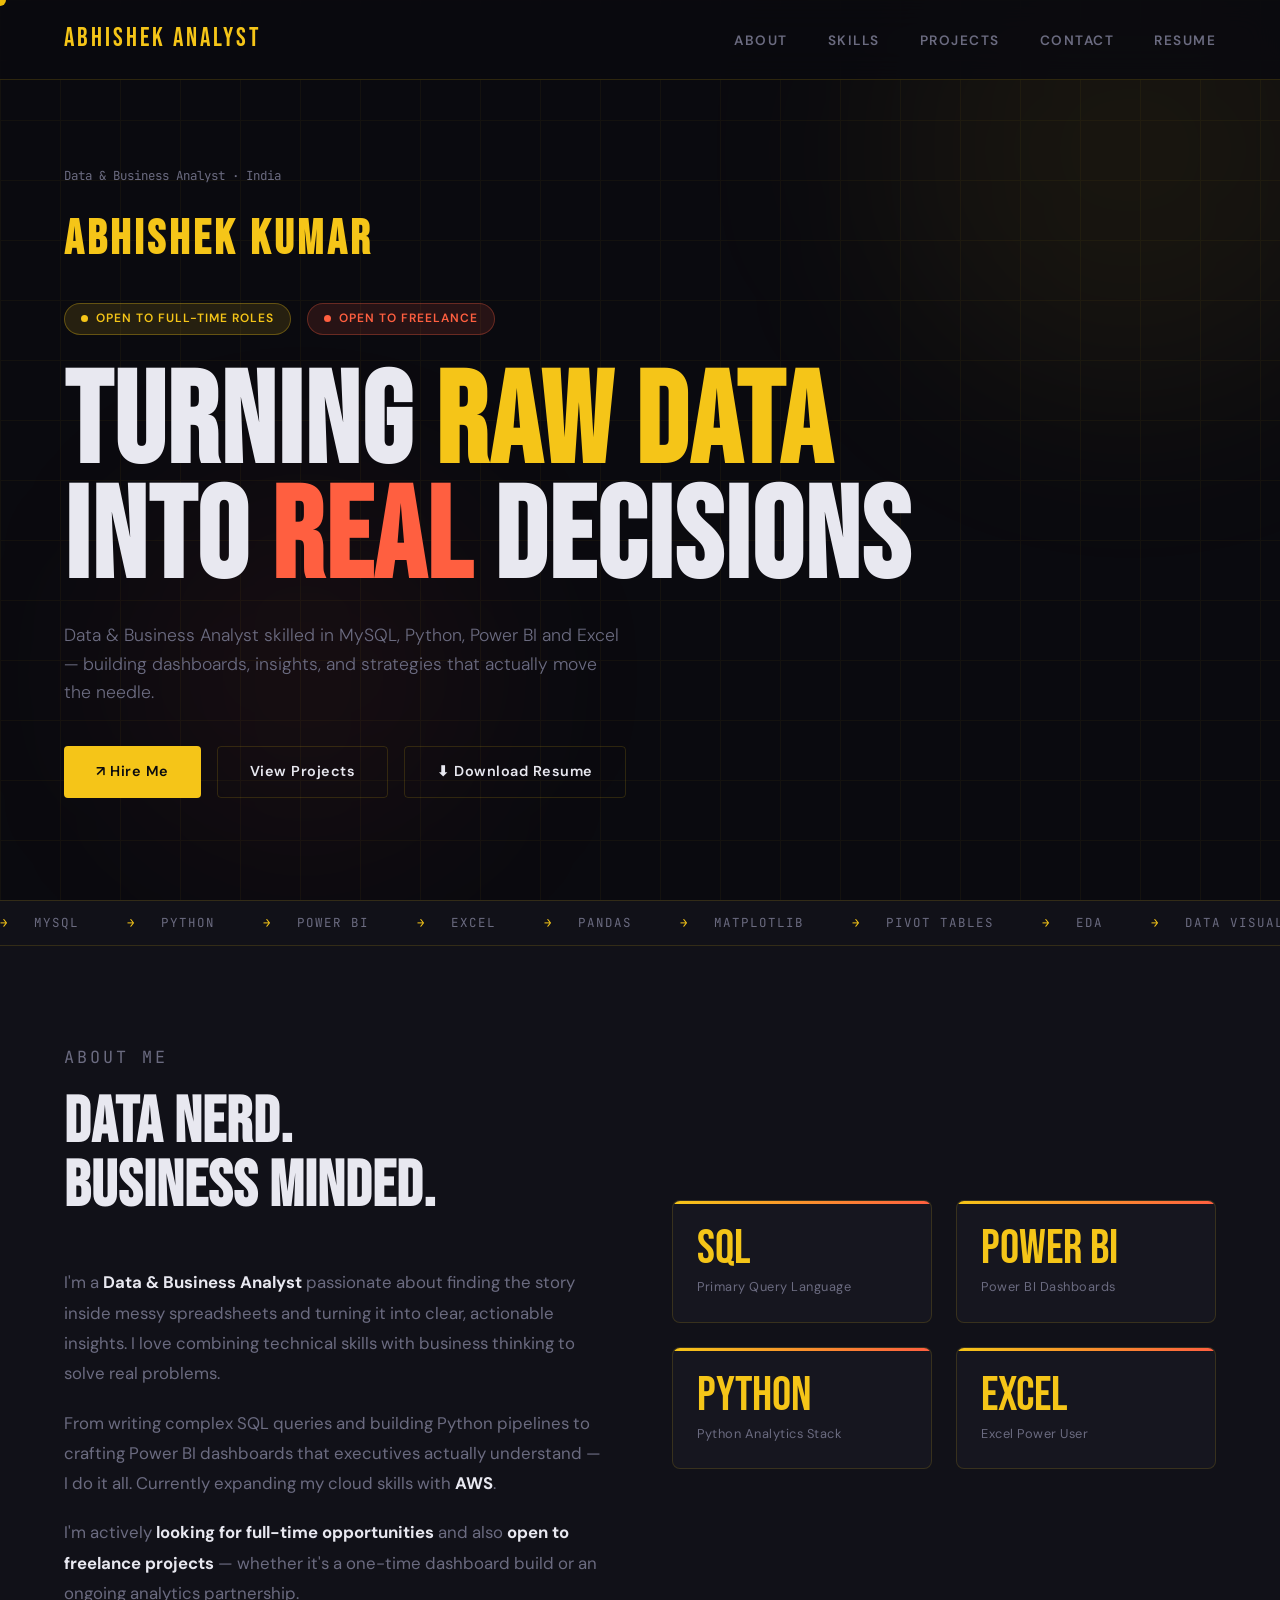
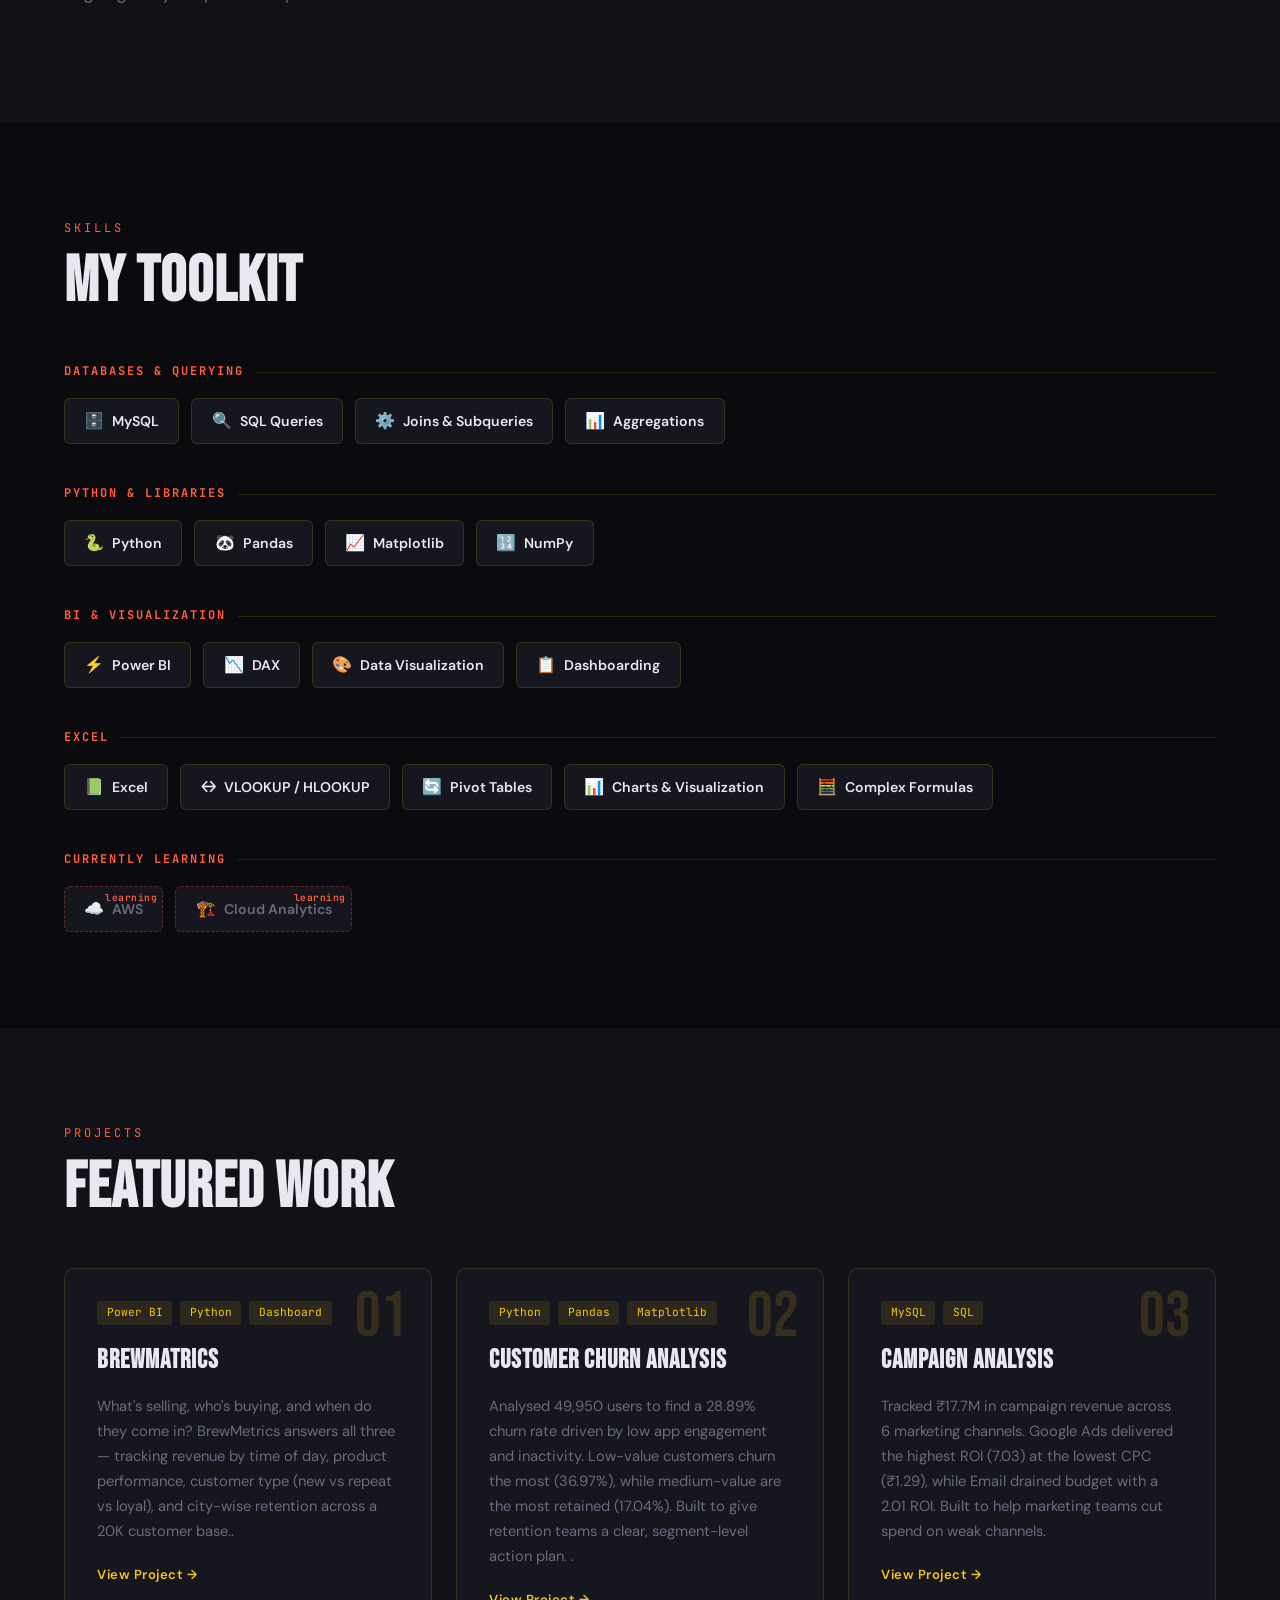
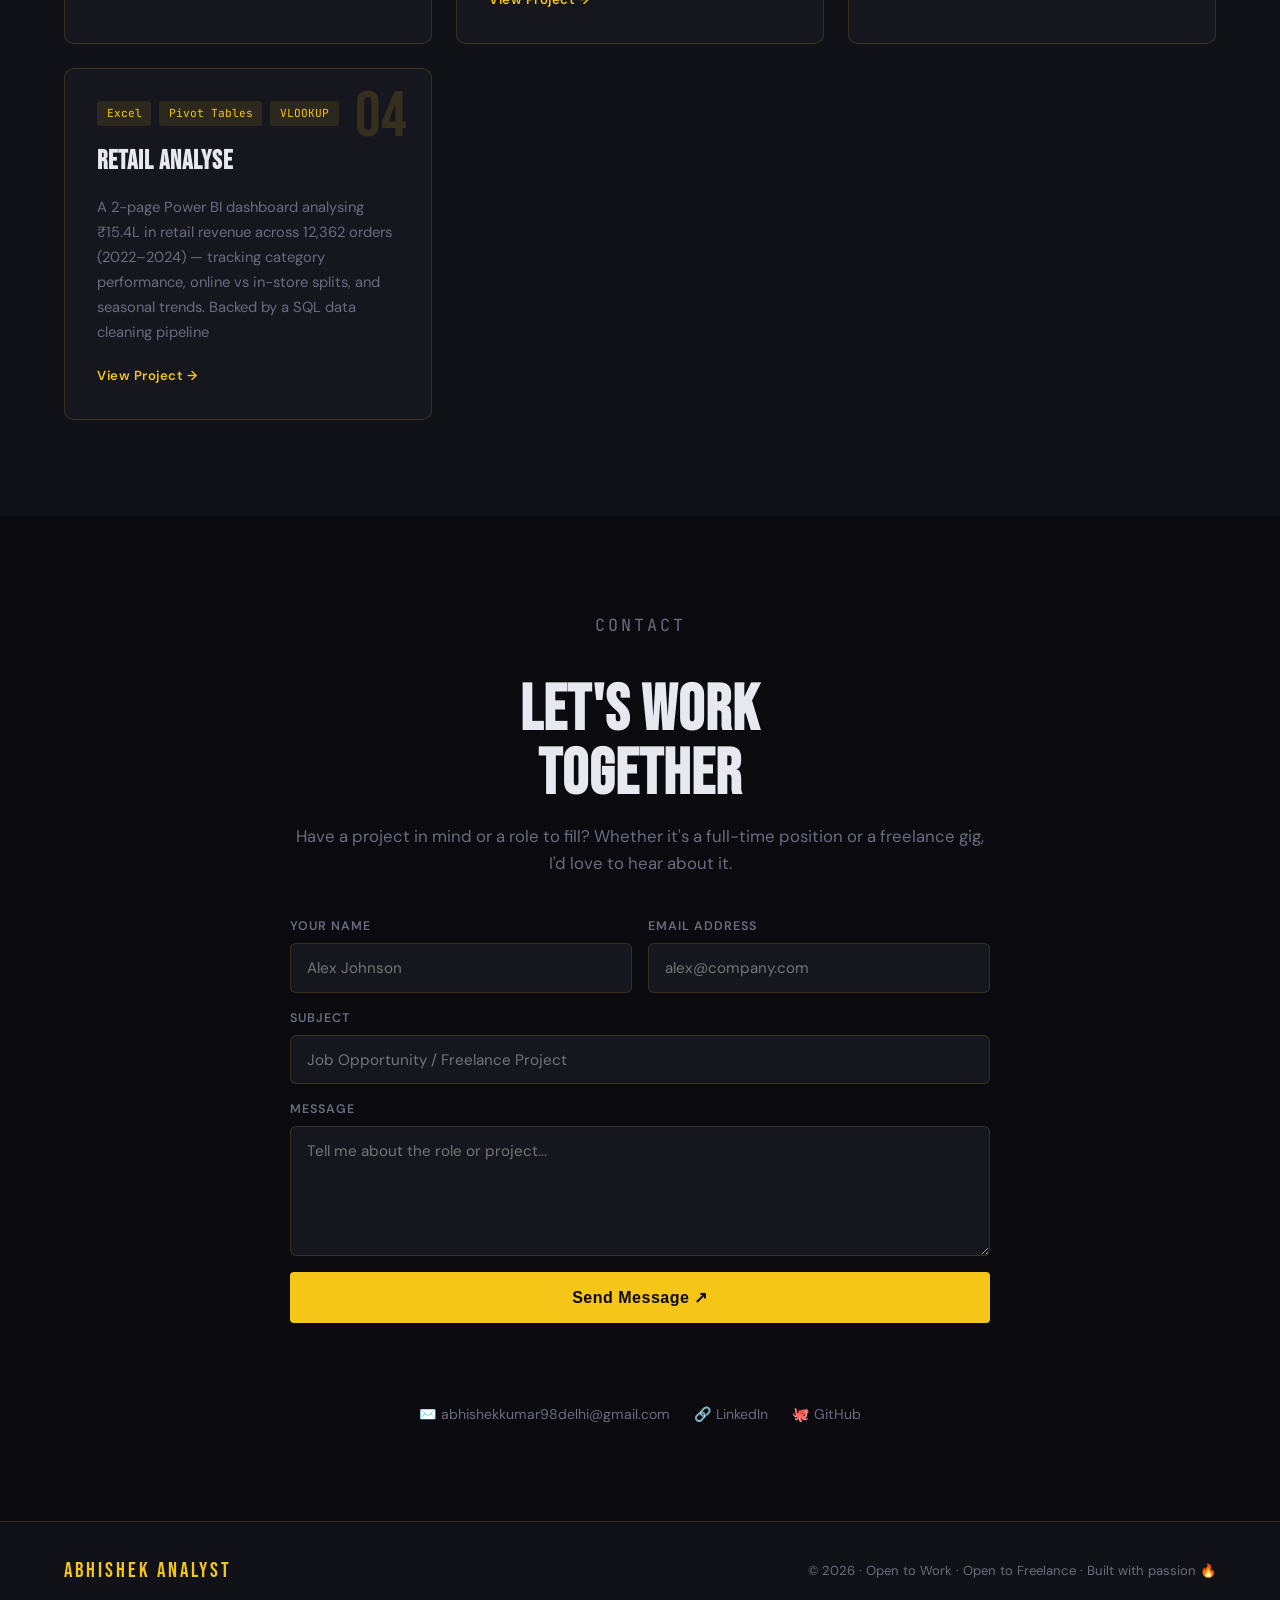
<file: index.html>
<!DOCTYPE html>
<html lang="en">
<head>
  <meta charset="UTF-8" />
  <meta name="viewport" content="width=device-width, initial-scale=1.0"/>
  <title>Portfolio — Data & Business Analyst</title>

  <!-- Google Fonts -->
  <link href="https://fonts.googleapis.com/css2?family=Bebas+Neue&family=DM+Sans:ital,wght@0,300;0,400;0,600;1,300&family=JetBrains+Mono:wght@400;700&display=swap" rel="stylesheet"/>

  <!-- Your Stylesheet -->
  <link rel="stylesheet" href="style.css" />

</head>
<body>

  <div class="cursor" id="cursor"></div>

  <!-- ───────── NAV ───────── -->
  <nav>
    <div class="nav-logo">Abhishek Analyst</div>
    <ul class="nav-links">
      <li><a href="#about">About</a></li>
      <li><a href="#skills">Skills</a></li>
      <li><a href="#projects">Projects</a></li>
      <li><a href="#contact">Contact</a></li>
      <li><a href="Abhishek kumar resume.pdf">Resume</a></li>
    </ul>
  </nav>
  

  <!-- ───────── HERO ───────── -->
  <section id="hero">
    <div class="hero-grid"></div>
    <div class="hero-blob blob1"></div>
    <div class="hero-blob blob2"></div>
    <div class="hero-content">
      <p class="hero-tag"> Data & Business Analyst · India</p>
      <h2 class="hero-name"> Abhishek Kumar</h2>
      <div class="hero-badges">
        <span class="badge badge-job"><span class="dot"></span> Open to Full-Time Roles</span>
        <span class="badge badge-freelance"><span class="dot"></span> Open to Freelance</span>
      </div>
      <h1>Turning <span class="accent">Raw Data</span> Into <span class="accent2">Real</span> Decisions</h1>
      <p class="hero-sub">Data & Business Analyst skilled in MySQL, Python, Power BI and Excel — building dashboards, insights, and strategies that actually move the needle.</p>
      <div class="hero-cta">
        <a href="#contact" class="btn btn-primary">↗ Hire Me</a>
        <a href="#projects" class="btn btn-secondary">View Projects</a>
        <a href="Abhishek kumar resume.pdf" download class="btn btn-secondary">⬇ Download Resume</a>
      </div>
    </div>
  </section>

  <!-- ───────── SKILLS TICKER ───────── -->
  <div class="ticker-wrap">
    <div class="ticker">
      <span class="ticker-item"><span>→</span> MySQL</span>
      <span class="ticker-item"><span>→</span> Python</span>
      <span class="ticker-item"><span>→</span> Power BI</span>
      <span class="ticker-item"><span>→</span> Excel</span>
      <span class="ticker-item"><span>→</span> Pandas</span>
      <span class="ticker-item"><span>→</span> Matplotlib</span>
      <span class="ticker-item"><span>→</span> Pivot Tables</span>
      <span class="ticker-item"><span>→</span> EDA </span>
      <span class="ticker-item"><span>→</span> Data Visualization</span>
      <span class="ticker-item"><span>→</span> Business Analytics</span>
      <span class="ticker-item"><span>→</span> AWS (Learning)</span>
      <!-- duplicated for seamless loop -->
      <span class="ticker-item"><span>→</span> MySQL</span>
      <span class="ticker-item"><span>→</span> Python</span>
      <span class="ticker-item"><span>→</span> Power BI</span>
      <span class="ticker-item"><span>→</span> Excel</span>
      <span class="ticker-item"><span>→</span> Pandas</span>
      <span class="ticker-item"><span>→</span> Matplotlib</span>
      <span class="ticker-item"><span>→</span> Pivot Tables</span>
      <span class="ticker-item"><span>→</span> EDA </span>
      <span class="ticker-item"><span>→</span> Data Visualization</span>
      <span class="ticker-item"><span>→</span> Business Analytics</span>
      <span class="ticker-item"><span>→</span> AWS (Learning)</span>
    </div>
  </div>

  <!-- ───────── ABOUT ───────── -->
  <section id="about">
    <div class="about-grid reveal">
      <div class="about-text">
        <p class="section-label"> About Me</p>
        <h2 class="section-title">Data Nerd.<br>Business Minded.</h2>
        <p>I'm a <strong>Data & Business Analyst</strong> passionate about finding the story inside messy spreadsheets and turning it into clear, actionable insights. I love combining technical skills with business thinking to solve real problems.</p>
        <p>From writing complex SQL queries and building Python pipelines to crafting Power BI dashboards that executives actually understand — I do it all. Currently expanding my cloud skills with <strong>AWS</strong>.</p>
        <p>I'm actively <strong>looking for full-time opportunities</strong> and also <strong>open to freelance projects</strong> — whether it's a one-time dashboard build or an ongoing analytics partnership.</p>
      </div>
      <div class="about-stats">
        <div class="stat-card">
          <div class="stat-num">SQL</div>
          <div class="stat-label">Primary Query Language</div>
        </div>
        <div class="stat-card">
          <div class="stat-num">POWER BI</div>
          <div class="stat-label">Power BI Dashboards</div>
        </div>
        <div class="stat-card">
          <div class="stat-num">PYTHON</div>
          <div class="stat-label">Python Analytics Stack</div>
        </div>
        <div class="stat-card">
          <div class="stat-num">EXCEL</div>
          <div class="stat-label">Excel Power User</div>
        </div>
      </div>
    </div>
  </section>

  <!-- ───────── SKILLS ───────── -->
  <section id="skills">
    <p class="section-label reveal">Skills</p>
    <h2 class="section-title reveal">My Toolkit</h2>
    <div class="skills-categories reveal">

      <div class="skill-category">
        <h3>Databases & Querying</h3>
        <div class="skills-row">
          <div class="skill-pill"><span class="skill-icon">🗄️</span> MySQL</div>
          <div class="skill-pill"><span class="skill-icon">🔍</span> SQL Queries</div>
          <div class="skill-pill"><span class="skill-icon">⚙️</span> Joins & Subqueries</div>
          <div class="skill-pill"><span class="skill-icon">📊</span> Aggregations</div>
        </div>
      </div>

      <div class="skill-category">
        <h3>Python & Libraries</h3>
        <div class="skills-row">
          <div class="skill-pill"><span class="skill-icon">🐍</span> Python</div>
          <div class="skill-pill"><span class="skill-icon">🐼</span> Pandas</div>
          <div class="skill-pill"><span class="skill-icon">📈</span> Matplotlib</div>
          <div class="skill-pill"><span class="skill-icon">🔢</span> NumPy</div>
        </div>
      </div>

      <div class="skill-category">
        <h3>BI & Visualization</h3>
        <div class="skills-row">
          <div class="skill-pill"><span class="skill-icon">⚡</span> Power BI</div>
          <div class="skill-pill"><span class="skill-icon">📉</span> DAX</div>
          <div class="skill-pill"><span class="skill-icon">🎨</span> Data Visualization</div>
          <div class="skill-pill"><span class="skill-icon">📋</span> Dashboarding</div>
        </div>
      </div>

      <div class="skill-category">
        <h3>Excel</h3>
        <div class="skills-row">
          <div class="skill-pill"><span class="skill-icon">📗</span> Excel</div>
          <div class="skill-pill"><span class="skill-icon">↔️</span> VLOOKUP / HLOOKUP</div>
          <div class="skill-pill"><span class="skill-icon">🔄</span> Pivot Tables</div>
          <div class="skill-pill"><span class="skill-icon">📊</span> Charts & Visualization</div>
          <div class="skill-pill"><span class="skill-icon">🧮</span> Complex Formulas</div>
        </div>
      </div>

      <div class="skill-category">
        <h3>Currently Learning</h3>
        <div class="skills-row">
          <div class="skill-pill learning"><span class="skill-icon">☁️</span> AWS</div>
          <div class="skill-pill learning"><span class="skill-icon">🏗️</span> Cloud Analytics</div>
        </div>
      </div>

    </div>
  </section>

  <!-- ───────── PROJECTS ───────── -->
  <section id="projects">
    <p class="section-label reveal">Projects</p>
    <h2 class="section-title reveal">Featured Work</h2>
    <div class="projects-grid reveal">

      <div class="project-card">
        <div class="project-num">01</div>
        <div class="project-tags">
          <span class="project-tag">Power BI</span>
          <span class="project-tag">Python</span>
          <span class="project-tag">Dashboard</span>
        </div>
        <h3>BrewMatrics</h3>
        <p>What's selling, who's buying, and when do they come in? BrewMetrics answers all three — tracking revenue by time of day, product performance, customer type (new vs repeat vs loyal), and city-wise retention across a 20K customer base..</p>
        <a href="brewmatrics.html"  class="project-link">View Project →</a>
      </div>

      <div class="project-card">
        <div class="project-num">02</div>
        <div class="project-tags">
          <span class="project-tag">Python</span>
          <span class="project-tag">Pandas</span>
          <span class="project-tag">Matplotlib</span>
        </div>
        <h3>Customer Churn Analysis</h3>
        <p>Analysed 49,950 users to find a 28.89% churn rate driven by low app engagement and inactivity. Low-value customers churn the most (36.97%), while medium-value are the most retained (17.04%). Built to give retention teams a clear, segment-level action plan.

.</p>
        <a href="customer_churn.html" class="project-link">View Project →</a>
      </div>

      <div class="project-card">
        <div class="project-num">03</div>
        <div class="project-tags">
          <span class="project-tag">MySQL</span>
          <span class="project-tag">SQL</span>
        </div>
        <h3>Campaign Analysis</h3>
        <p>Tracked ₹17.7M in campaign revenue across 6 marketing channels. Google Ads delivered the highest ROI (7.03) at the lowest CPC (₹1.29), while Email drained budget with a 2.01 ROI. Built to help marketing teams cut spend on weak channels.</p>
        <a href="campagin.html" class="project-link">View Project →</a>
      </div>

      <div class="project-card">
        <div class="project-num">04</div>
        <div class="project-tags">
          <span class="project-tag">Excel</span>
          <span class="project-tag">Pivot Tables</span>
          <span class="project-tag">VLOOKUP</span>
        </div>
        <h3>Retail Analyse</h3>
        <p>A 2-page Power BI dashboard analysing ₹15.4L in retail revenue across 12,362 orders (2022–2024) — tracking category performance, online vs in-store splits, and seasonal trends. Backed by a SQL data cleaning pipeline</p>
        <a href="retail.html" class="project-link">View Project →</a>
      </div>

    </div>
  </section>

  <!-- ───────── CONTACT ───────── -->
  <section id="contact">
    <div class="contact-inner reveal">
      <p class="section-label">Contact</p>
      <h2 class="section-title">Let's Work<br>Together</h2>
      <p>Have a project in mind or a role to fill? Whether it's a full-time position or a freelance gig, I'd love to hear about it.</p>

      <!-- id="contact-form" is used by script.js -->
      <div class="contact-form" id="contact-form">
        <div class="form-row">
          <div class="form-group">
            <label for="from_name">Your Name</label>
            <input type="text" id="from_name" name="from_name" placeholder="Alex Johnson" required />
          </div>
          <div class="form-group">
            <label for="reply_to">Email Address</label>
            <input type="email" id="reply_to" name="reply_to" placeholder="alex@company.com" required />
          </div>
        </div>
        <div class="form-group">
          <label for="subject">Subject</label>
          <input type="text" id="subject" name="subject" placeholder="Job Opportunity / Freelance Project" required />
        </div>
        <div class="form-group">
          <label for="message">Message</label>
          <textarea id="message" name="message" placeholder="Tell me about the role or project..." required></textarea>
        </div>
        <button class="btn btn-primary btn-full" id="send-btn" type="button">Send Message ↗</button>
        <p class="form-status" id="form-status"></p>
      </div>

      <div class="contact-alts">
        <a href="mailto:abhishekkumar98delhi@gmail.com" class="contact-alt-link">✉️ abhishekkumar98delhi@gmail.com</a>
        <a href="www.linkedin.com/in/abhishek-kumar-555918261" class="contact-alt-link" target="_blank">🔗 LinkedIn</a>
        <a href="https://github.com/yourusername" class="contact-alt-link" target="_blank">🐙 GitHub</a>
      </div>
    </div>
  </section>

  <!-- ───────── FOOTER ───────── -->
  <footer>
    <div class="footer-logo">Abhishek Analyst</div>
    <p>© 2026 · Open to Work · Open to Freelance · Built with passion 🔥</p>
  </footer>

  <!-- Your JavaScript -->
  <script src="script.js"></script>

</body>
</html>
</file>
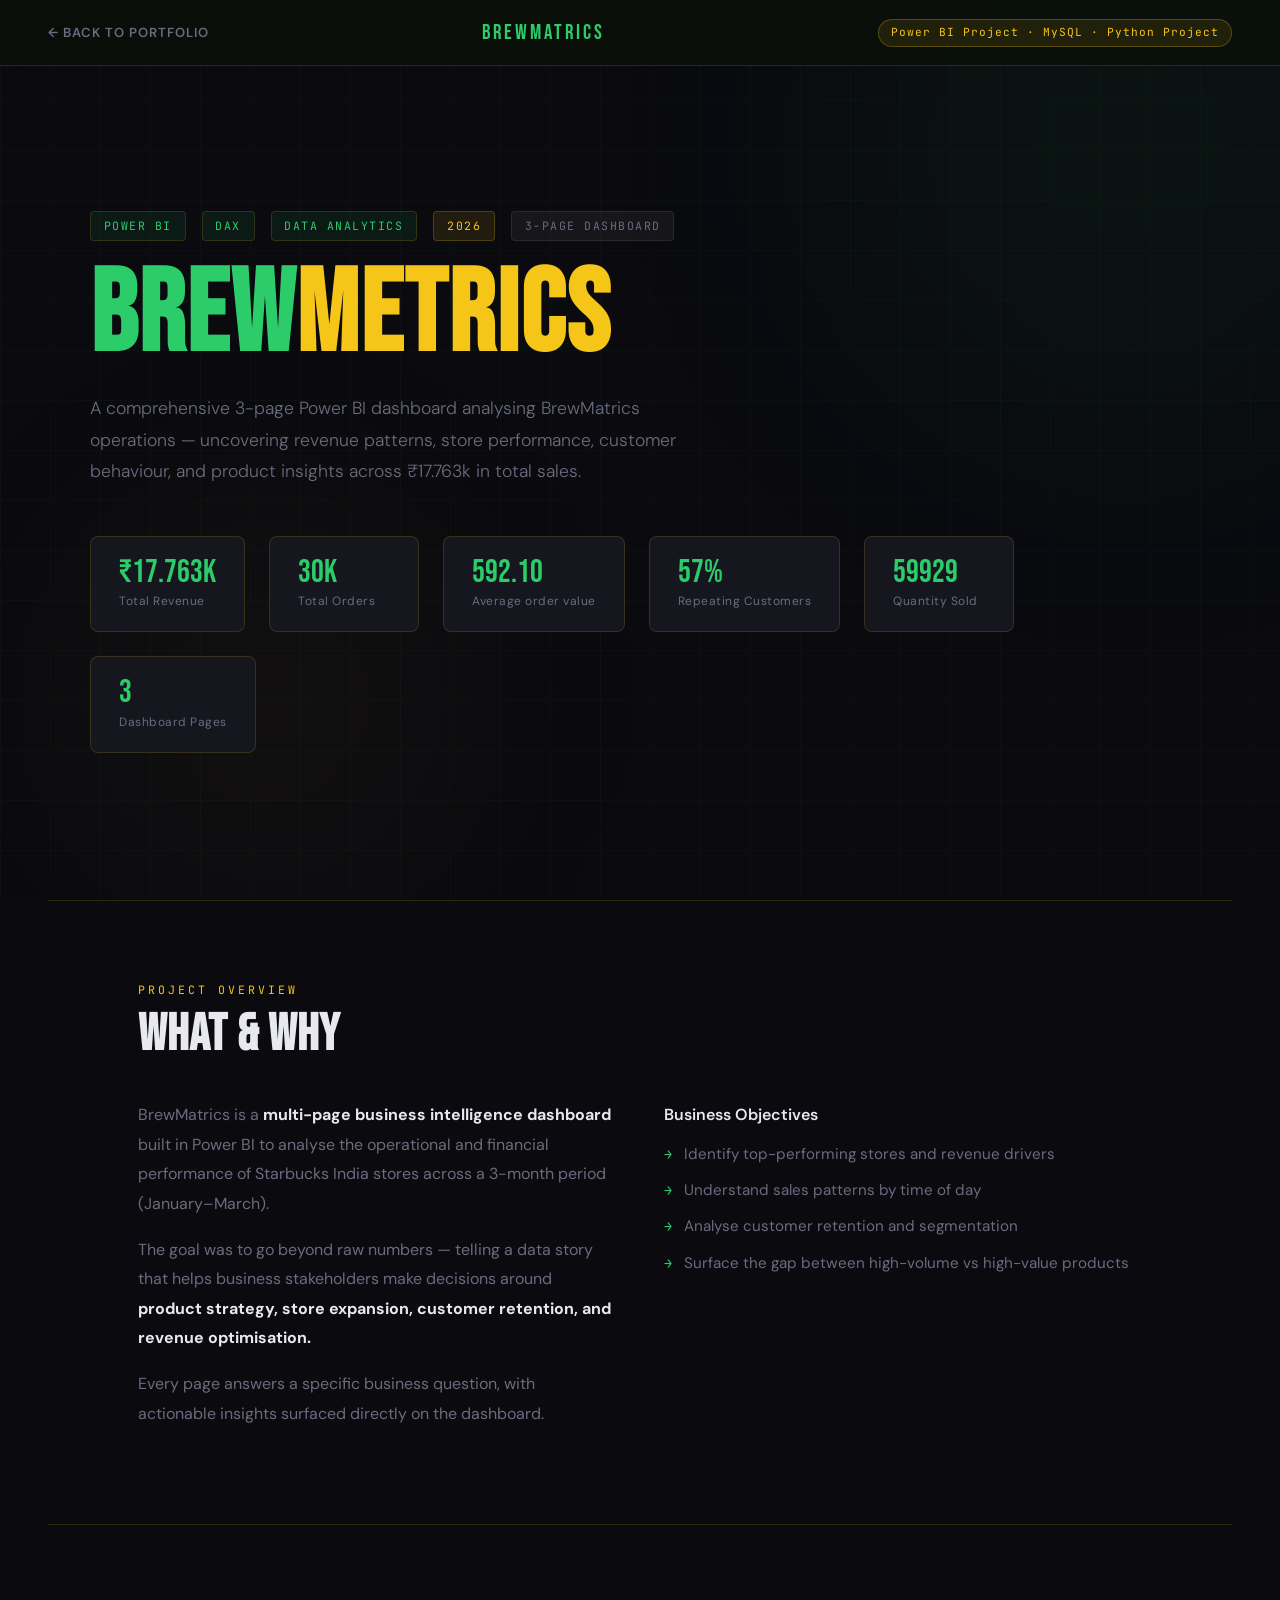
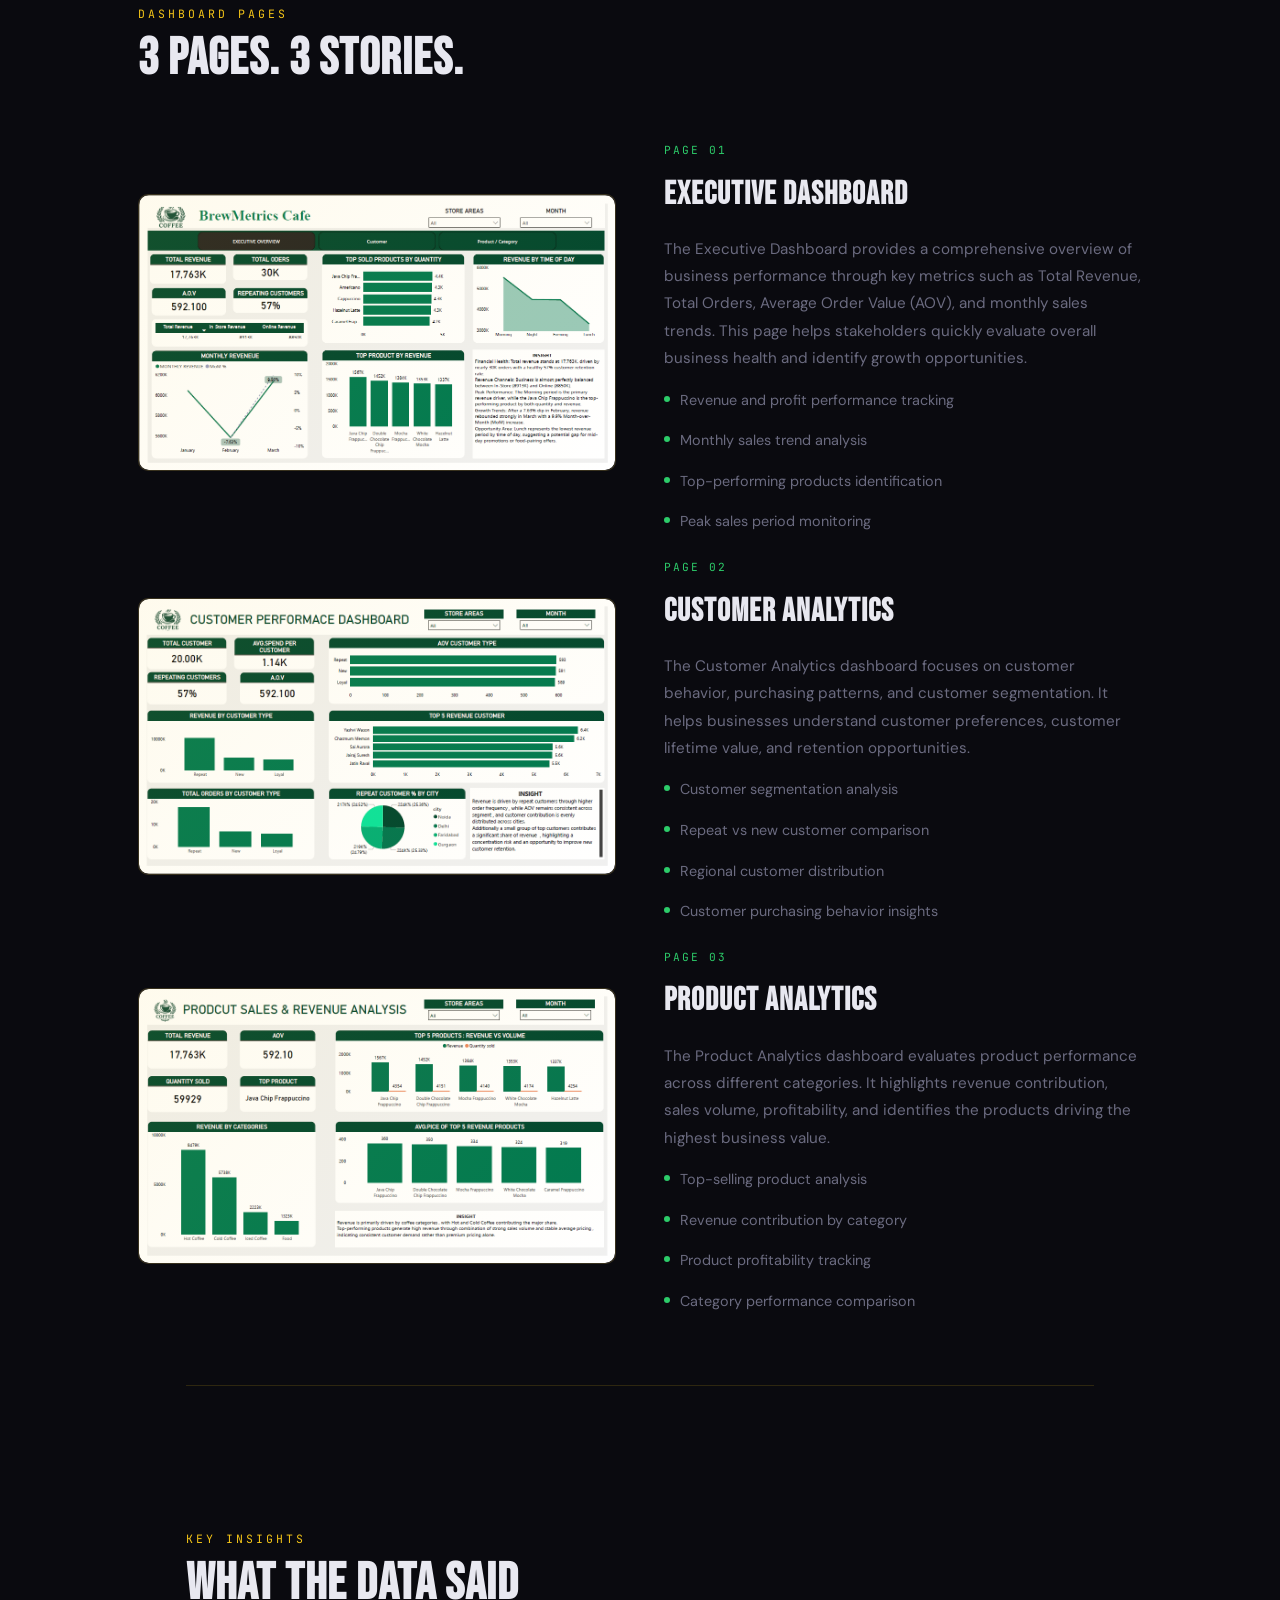
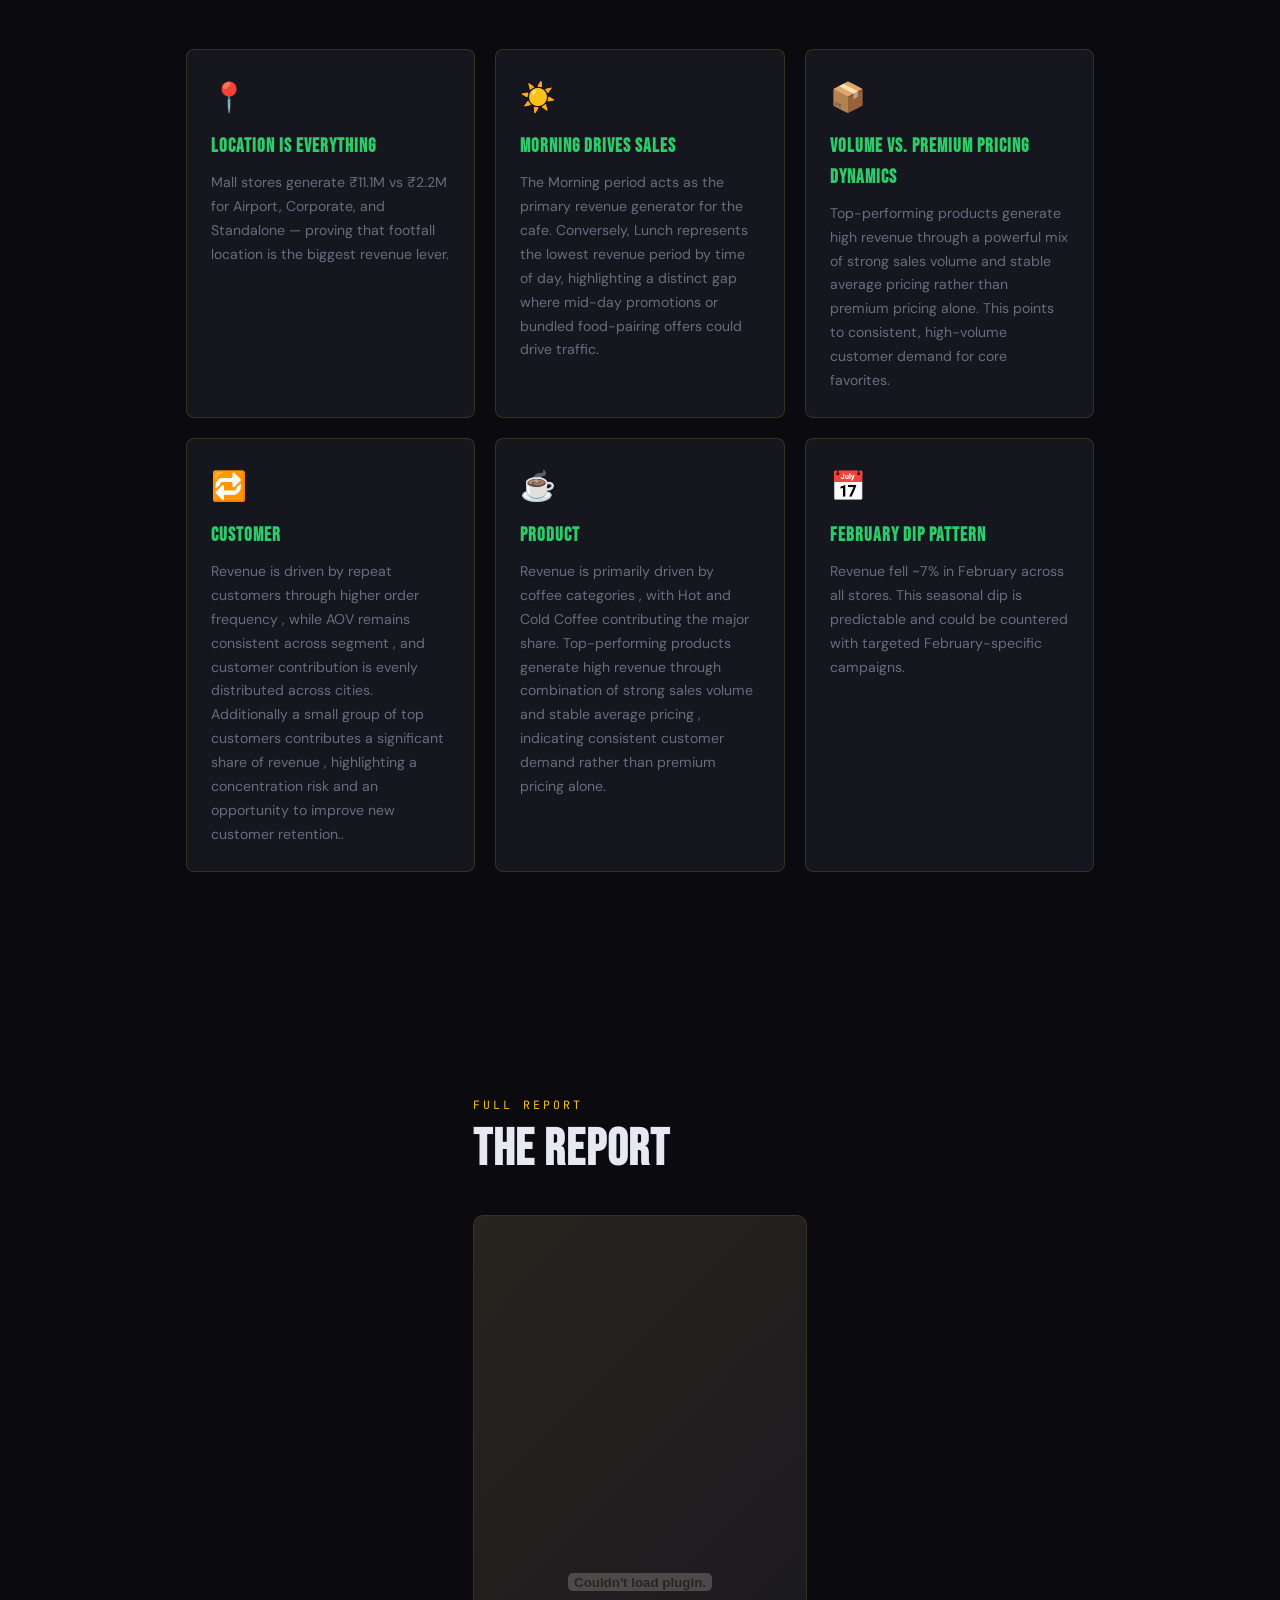
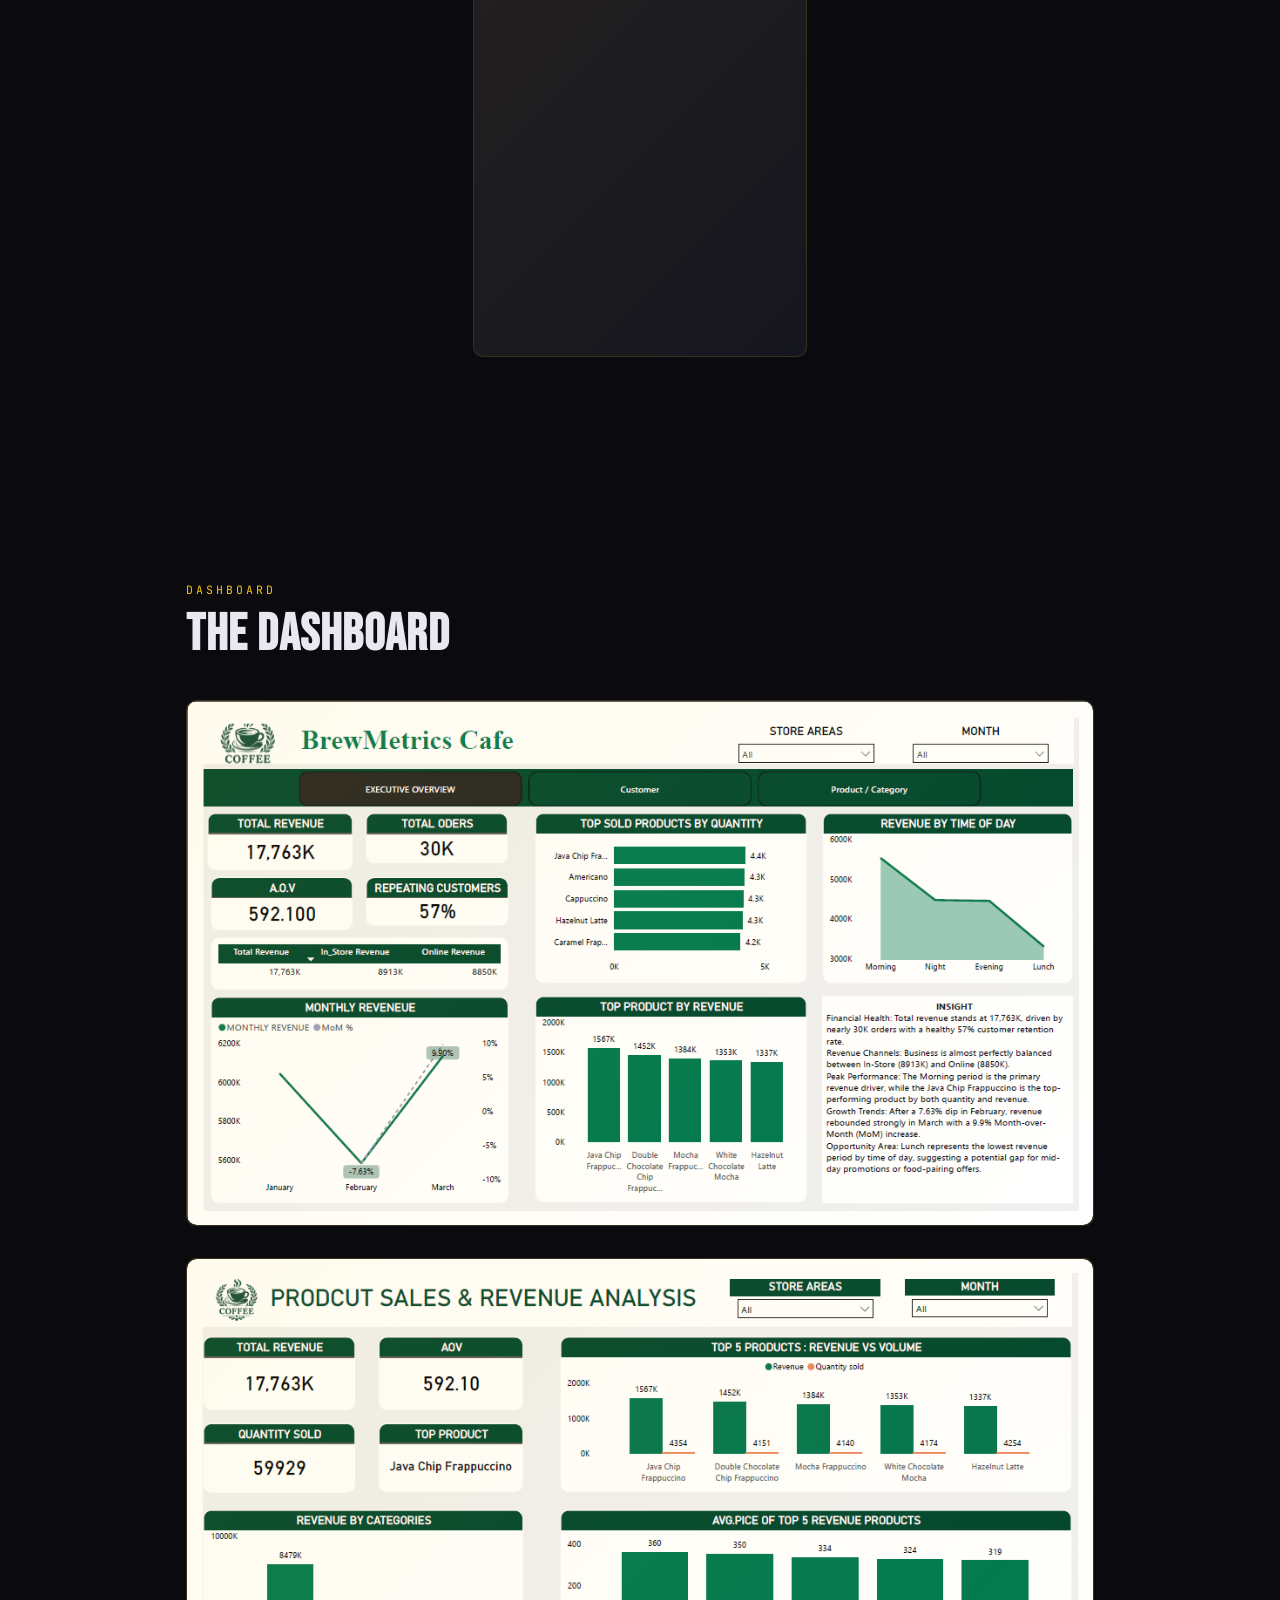
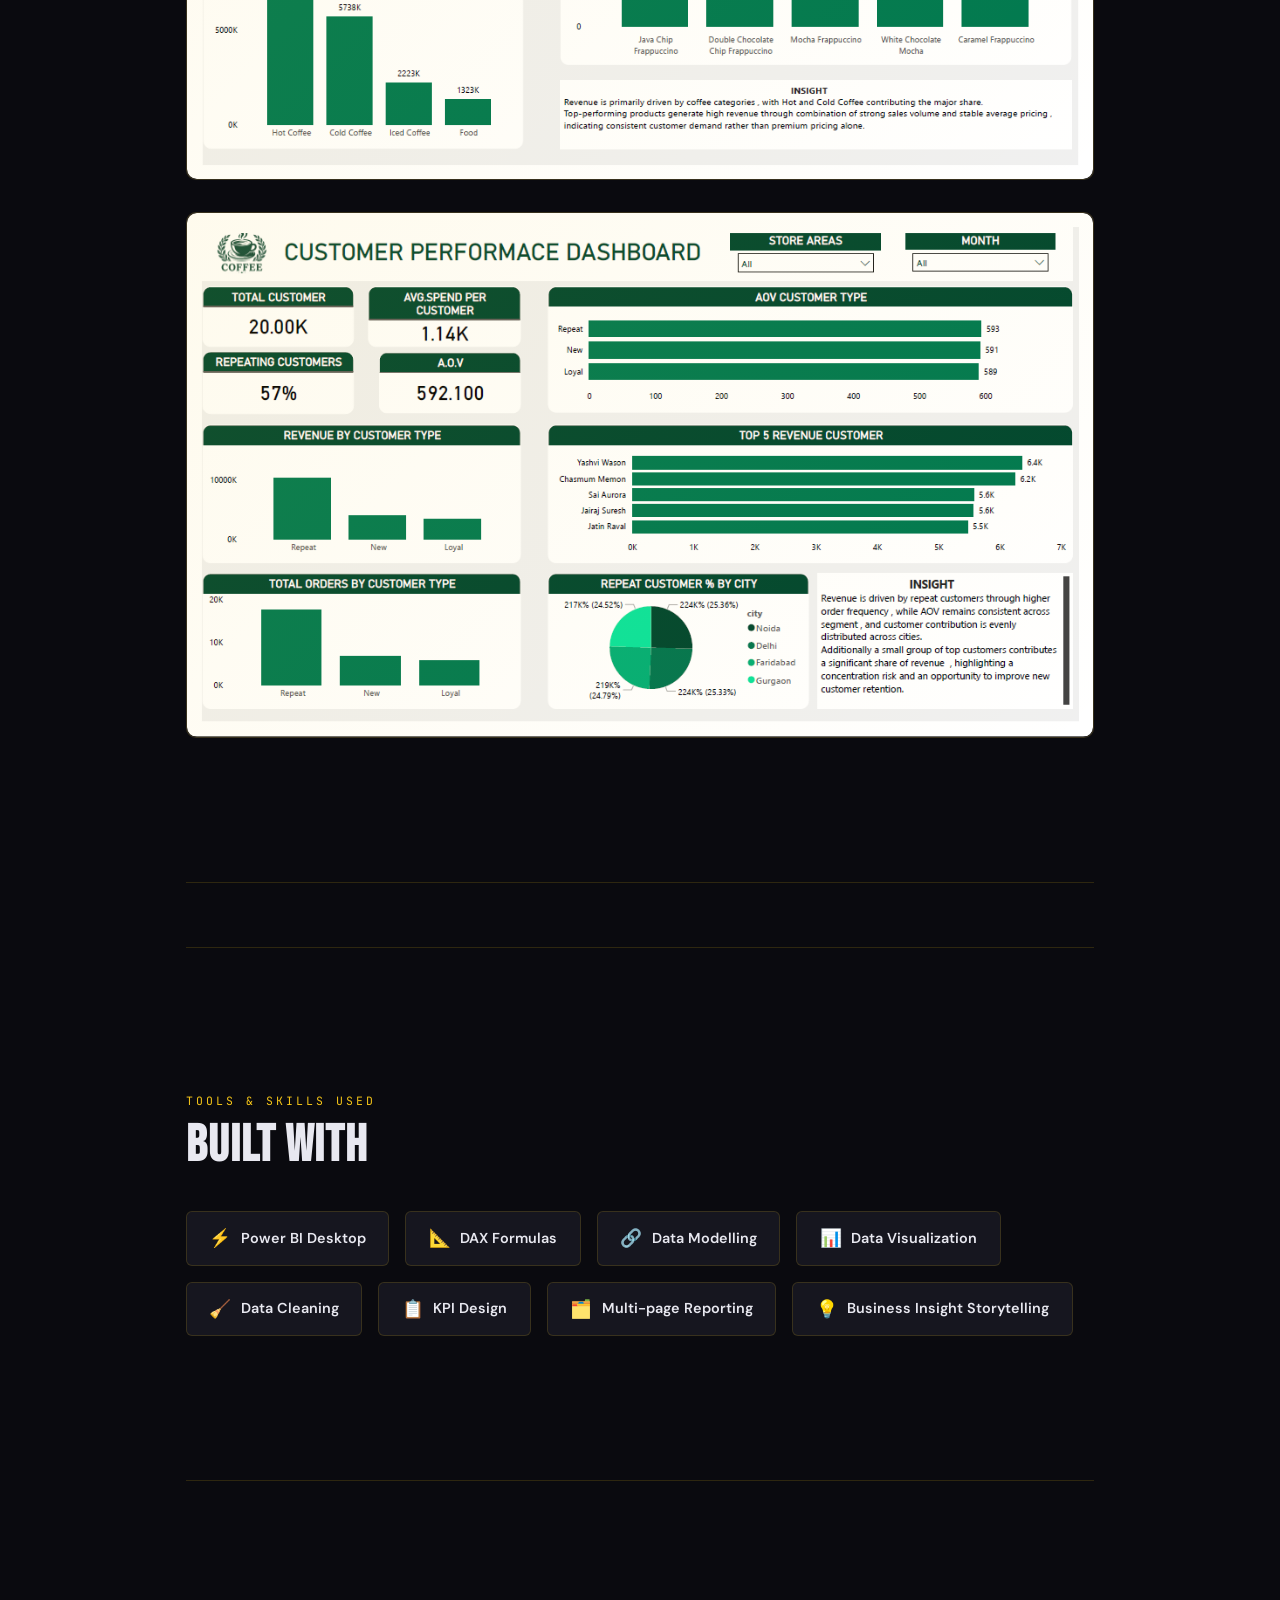
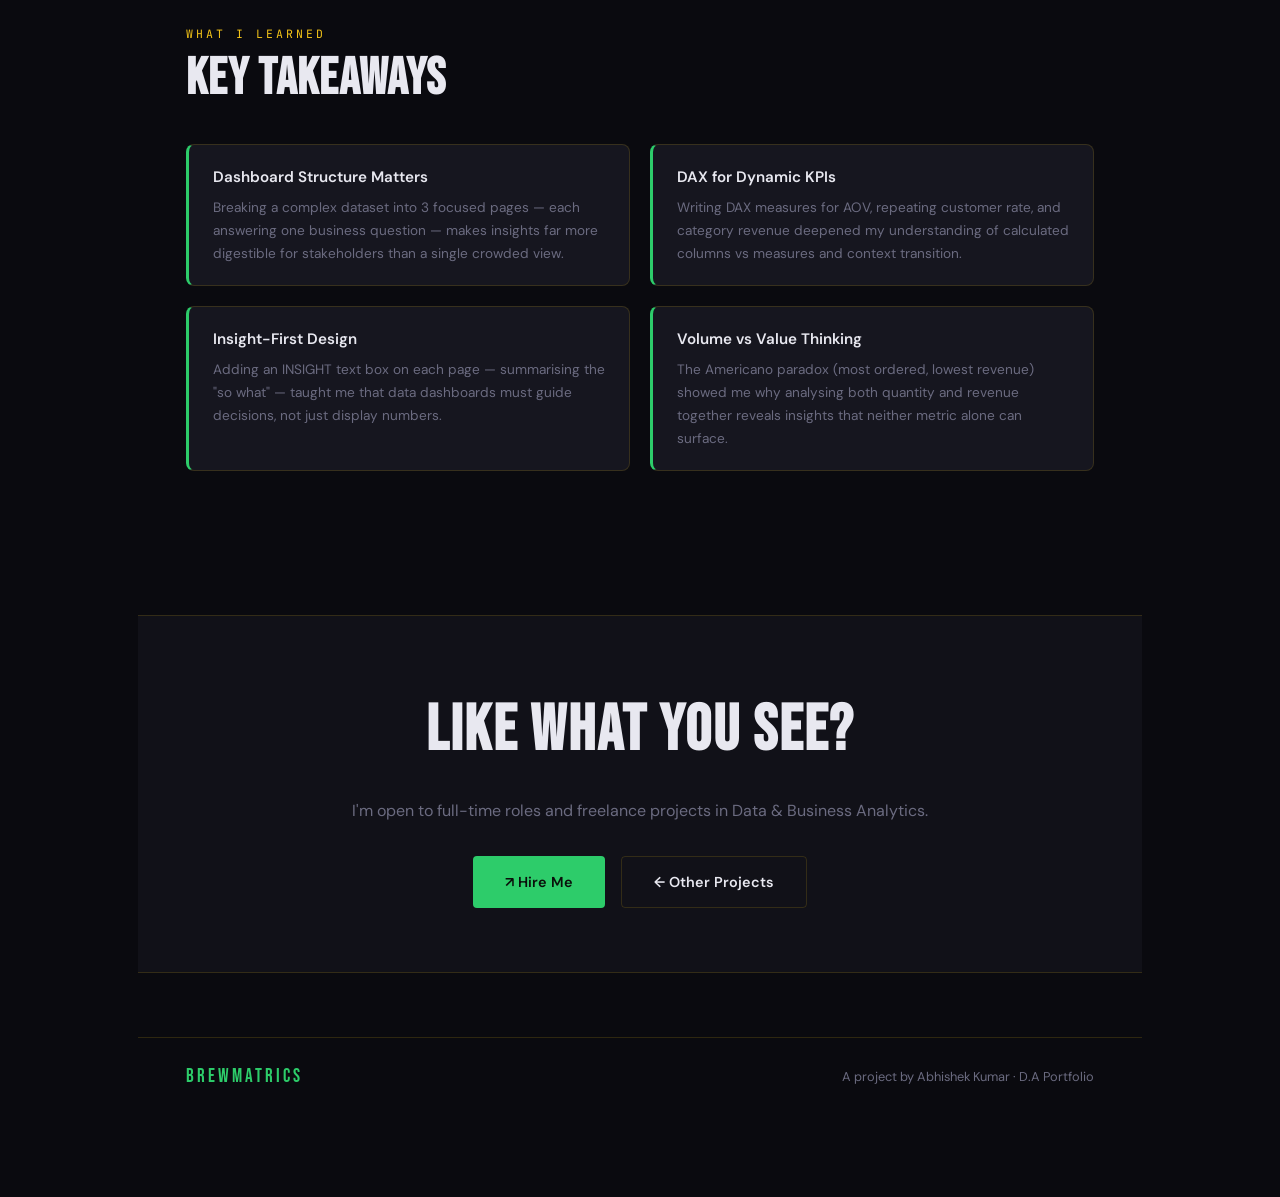
<file: brewmatrics.html>
<!DOCTYPE html>
<html lang="en">
<head>
  <meta charset="UTF-8"/>
  <meta name="viewport" content="width=device-width, initial-scale=1.0"/>
  <title>BrewMatrics Cafe · Abhishek Kumar</title>
  <link href="https://fonts.googleapis.com/css2?family=Bebas+Neue&family=DM+Sans:ital,wght@0,300;0,400;0,600;1,300&family=JetBrains+Mono:wght@400;700&display=swap" rel="stylesheet"/>
  <style>
    :root {
  --bg:      #0a0a0f;
  --surface: #111118;
  --card:    #16161f;
  --accent:  #f5c518;
  --accent2: #ff5f40;
  --green-lt: #2dcc6a;
  --text:    #e8e8f0;
  --muted:   #6b6b80;
  --border:  rgba(245, 197, 24, 0.15);
  --glow:    rgba(245, 197, 24, 0.08);
}

    *, *::before, *::after { box-sizing: border-box; margin: 0; padding: 0; }
    html { scroll-behavior: smooth; }
    body {
      background:  var(--bg);
      color:       var(--text);
      font-family: 'DM Sans', sans-serif;
      font-size:   16px;
      line-height: 1.6;
      overflow-x:  hidden;
    }

    .topbar {
      position:        fixed;
      top: 0; left: 0; right: 0;
      z-index:         100;
      display:         flex;
      align-items:     center;
      justify-content: space-between;
      padding:         1rem 3rem;
      background:      rgba(10,15,10,0.88);
      backdrop-filter: blur(14px);
      border-bottom:   1px solid var(--border);
      animation:       fadeDown 0.5s ease both;
    }
    .back-link {
      display:         flex;
      align-items:     center;
      gap:             0.5rem;
      color:           var(--muted);
      text-decoration: none;
      font-size:       0.82rem;
      font-weight:     600;
      letter-spacing:  1px;
      text-transform:  uppercase;
      transition:      color 0.2s;
    }
    .back-link:hover { color: var(--green-lt); }
    .topbar-title {
      font-family:    'Bebas Neue', sans-serif;
      font-size:      1.3rem;
      color:          var(--green-lt);
      letter-spacing: 3px;
    }
    .topbar-badge {
      font-family:    'JetBrains Mono', monospace;
      font-size:      0.7rem;
      color:          var(--accent);
      background:     rgba(245,197,24,0.1);
      border:         1px solid rgba(245,197,24,0.25);
      padding:        0.25rem 0.75rem;
      border-radius:  100px;
      letter-spacing: 1px;
    }

    .hero {
      min-height:      100vh;
      display:         flex;
      flex-direction:  column;
      justify-content: center;
      padding:         8rem 3rem 4rem;
      position:        relative;
      overflow:        hidden;
    }
    .hero-bg-grid {
      position:         absolute; inset: 0; opacity: 0.03;
      background-image:
        linear-gradient(var(--green-lt) 1px, transparent 1px),
        linear-gradient(90deg, var(--green-lt) 1px, transparent 1px);
      background-size:  50px 50px;
    }
    .hero-blob { position: absolute; border-radius: 50%; filter: blur(120px); pointer-events: none; }
    .blob1 { width:600px; height:600px; background:rgba(30,122,62,0.07); top:-150px; right:-150px; }
    .blob2 { width:400px; height:400px; background:rgba(245,197,24,0.04); bottom:0; left:5%; }

    .hero-inner { position: relative; z-index: 1; max-width: 1100px; margin: 0 auto; width: 100%; }

    .hero-meta {
      display: flex; gap: 1rem; flex-wrap: wrap;
      margin-bottom: 1.5rem;
      animation: fadeUp 0.5s 0.1s ease both;
    }
    .meta-tag {
      font-family: 'JetBrains Mono', monospace;
      font-size: 0.72rem; letter-spacing: 1.5px; text-transform: uppercase;
      padding: 0.3rem 0.8rem; border-radius: 4px;
    }
    .meta-tag.tool  { background: rgba(30,122,62,0.15); color: var(--green-lt); border: 1px solid var(--border); }
    .meta-tag.year  { background: rgba(245,197,24,0.1);  color: var(--accent);   border: 1px solid rgba(245,197,24,0.2); }
    .meta-tag.type  { background: rgba(255,255,255,0.05); color: var(--muted);   border: 1px solid rgba(255,255,255,0.08); }

    .hero h1 {
      font-family: 'Bebas Neue', sans-serif;
      font-size: clamp(3.5rem, 9vw, 8rem);
      line-height: 0.9; letter-spacing: 2px; color: var(--text);
      animation: fadeUp 0.6s 0.2s ease both;
    }
    .hero h1 .g { color: var(--green-lt); }
    .hero h1 .a { color: var(--accent); }

    .hero-sub {
      font-size: 1.1rem; color: var(--muted); max-width: 620px;
      margin-top: 1.5rem; font-weight: 300; line-height: 1.8;
      animation: fadeUp 0.6s 0.3s ease both;
    }

    .kpi-strip {
      display: flex; gap: 1.5rem; flex-wrap: wrap;
      margin-top: 3rem;
      animation: fadeUp 0.6s 0.4s ease both;
    }
    .kpi {
      background: var(--card); border: 1px solid var(--border);
      border-radius: 8px; padding: 1.25rem 1.75rem;
      position: relative; overflow: hidden; min-width: 150px;
    }
    .kpi::before {
      content: ''; position: absolute; top: 0; left: 0; right: 0; height: 3px;
      background: linear-gradient(90deg, var(--green), var(--green-lt));
    }
    .kpi-val {
      font-family: 'Bebas Neue', sans-serif;
      font-size: 2rem; color: var(--green-lt); line-height: 1;
    }
    .kpi-label { font-size: 0.75rem; color: var(--muted); margin-top: 0.2rem; letter-spacing: 0.5px; }

    .section { padding: 5rem 3rem; max-width: 1100px; margin: 0 auto; }
    .section-label {
      font-family: 'JetBrains Mono', monospace;
      font-size: 0.72rem; color: var(--accent);
      letter-spacing: 3px; text-transform: uppercase; margin-bottom: 0.6rem;
    }
    .section-title {
      font-family: 'Bebas Neue', sans-serif;
      font-size: clamp(2rem, 4vw, 3.5rem);
      line-height: 1; letter-spacing: 1px; margin-bottom: 2.5rem;
    }

    .divider { border: none; border-top: 1px solid var(--border); margin: 0 3rem; }

    .overview-grid {
      display: grid; grid-template-columns: 1fr 1fr;
      gap: 3rem; align-items: start;
    }
    .overview-grid p { color: var(--muted); font-size: 1rem; line-height: 1.85; margin-bottom: 1rem; }
    .overview-grid p strong { color: var(--text); }

    .objective-list { list-style: none; display: flex; flex-direction: column; gap: 0.75rem; margin-top: 0.5rem; }
    .objective-list li {
      display: flex; align-items: flex-start; gap: 0.75rem;
      color: var(--muted); font-size: 0.95rem;
    }
    .objective-list li::before {
      content: '→'; color: var(--green-lt);
      font-family: 'JetBrains Mono', monospace;
      font-size: 0.85rem; margin-top: 2px; flex-shrink: 0;
    }

    .dashboard-img { width:100%; height:auto; display:block; border-radius:10px; }
    .pages-grid { display: flex; flex-direction: column; gap: 4rem; }

    .page-block { display: grid; grid-template-columns: 1fr 1fr; gap: 3rem; align-items: center; }
    .page-block.reverse { direction: rtl; }
    .page-block.reverse > * { direction: ltr; }

    .page-img-wrap {
      background: var(--card); border: 1px solid var(--border);
      border-radius: 10px; overflow: hidden; position: relative;
    }
    .page-img-wrap::before {
      content: ''; position: absolute; inset: 0;
      background: linear-gradient(135deg, var(--glow), transparent);
      z-index: 1; pointer-events: none;
    }
    .page-img-placeholder {
      aspect-ratio: 16/9;
      display: flex; flex-direction: column;
      align-items: center; justify-content: center;
      gap: 1rem; padding: 2rem; text-align: center;
    }
    .page-num-big {
      font-family: 'Bebas Neue', sans-serif;
      font-size: 5rem; color: var(--border); line-height: 1;
    }
    .page-name {
      font-family: 'JetBrains Mono', monospace;
      font-size: 0.75rem; color: var(--green-lt);
      letter-spacing: 2px; text-transform: uppercase;
    }
    .page-img-wrap img { width: 100%; display: block; border-radius: 10px; }

    .page-info .page-label {
      font-family: 'JetBrains Mono', monospace;
      font-size: 0.7rem; color: var(--green-lt);
      letter-spacing: 2px; text-transform: uppercase;
      margin-top: 1rem; margin-bottom: 0.5rem;
    }
    .page-info h3 {
      font-family: 'Bebas Neue', sans-serif;
      font-size: 2rem; letter-spacing: 1px; margin-bottom: 1rem;
    }
    .page-info p { color: var(--muted); font-size: 0.95rem; line-height: 1.8; margin-bottom: 1rem; }

    .finding-list { list-style: none; display: flex; flex-direction: column; gap: 0.6rem; margin-top: 0.5rem; }
    .finding-list li {
      display: flex; gap: 0.6rem; align-items: flex-start;
      font-size: 0.9rem; color: var(--muted); margin-bottom: 0.5rem;
    }
    .finding-list li .dot {
      width: 6px; height: 6px; border-radius: 50%;
      background: var(--green-lt); margin-top: 7px; flex-shrink: 0;
    }

    .insights-grid { display: grid; grid-template-columns: repeat(auto-fit, minmax(260px, 1fr)); gap: 1.25rem; }
    .insight-card {
      background: var(--card); border: 1px solid var(--border);
      border-radius: 8px; padding: 1.5rem;
      transition: transform 0.2s, border-color 0.2s;
    }
    .insight-card:hover { transform: translateY(-4px); border-color: var(--green-lt); }
    .insight-icon { font-size: 1.8rem; margin-bottom: 0.75rem; }
    .insight-card h4 {
      font-family: 'Bebas Neue', sans-serif;
      font-size: 1.2rem; letter-spacing: 1px;
      color: var(--green-lt); margin-bottom: 0.5rem;
    }
    .insight-card p { font-size: 0.88rem; color: var(--muted); line-height: 1.7; }

    .tools-row { display: flex; flex-wrap: wrap; gap: 1rem; }
    .tool-pill {
      display: flex; align-items: center; gap: 0.6rem;
      padding: 0.75rem 1.4rem; background: var(--card);
      border: 1px solid var(--border); border-radius: 6px;
      font-size: 0.9rem; font-weight: 600; transition: all 0.2s;
    }
    .tool-pill:hover { border-color: var(--green-lt); color: var(--green-lt); transform: translateY(-2px); }
    .tool-pill span { font-size: 1.1rem; }

    .learnings-grid { display: grid; grid-template-columns: 1fr 1fr; gap: 1.25rem; }
    .learning-card {
      background: var(--card); border: 1px solid var(--border);
      border-left: 3px solid var(--green-lt); border-radius: 8px;
      padding: 1.25rem 1.5rem;
    }
    .learning-card h4 { font-size: 0.95rem; font-weight: 600; margin-bottom: 0.4rem; color: var(--text); }
    .learning-card p  { font-size: 0.85rem; color: var(--muted); line-height: 1.7; }

    .cta-section {
      background: var(--surface);
      border-top: 1px solid var(--border); border-bottom: 1px solid var(--border);
      padding: 4rem 3rem; text-align: center;
    }
    .cta-section h2 {
      font-family: 'Bebas Neue', sans-serif;
      font-size: clamp(2rem, 5vw, 4rem); letter-spacing: 2px; margin-bottom: 1rem;
    }
    .cta-section p { color: var(--muted); font-size: 1rem; margin-bottom: 2rem; }
    .cta-btns { display: flex; gap: 1rem; justify-content: center; flex-wrap: wrap; }
    .btn {
      display: inline-flex; align-items: center; gap: 0.5rem;
      padding: 0.85rem 2rem; font-weight: 600; font-size: 0.9rem;
      border-radius: 4px; text-decoration: none; transition: all 0.25s; border: none;
    }
    .btn-green   { background: var(--green-lt); color: #0a0f0a; }
    .btn-green:hover { background: #3dcc6a; transform: translateY(-2px); }
    .btn-outline { background: transparent; color: var(--text); border: 1px solid var(--border); }
    .btn-outline:hover { border-color: var(--green-lt); color: var(--green-lt); transform: translateY(-2px); }

    footer {
      padding: 1.5rem 3rem; display: flex; align-items: center;
      justify-content: space-between; border-top: 1px solid var(--border);
    }
    footer p { font-size: 0.8rem; color: var(--muted); }
    .footer-logo {
      font-family: 'Bebas Neue', sans-serif;
      font-size: 1.2rem; color: var(--green-lt); letter-spacing: 3px;
    }

    .reveal { opacity: 0; transform: translateY(28px); transition: opacity 0.7s ease, transform 0.7s ease; }
    .reveal.visible { opacity: 1; transform: translateY(0); }

    @keyframes fadeUp   { from { opacity:0; transform:translateY(20px); } to { opacity:1; transform:translateY(0); } }
    @keyframes fadeDown { from { opacity:0; transform:translateY(-14px); } to { opacity:1; transform:translateY(0); } }

    @media (max-width: 768px) {
      .topbar        { padding: 1rem 1.5rem; }
      .topbar-title  { display: none; }
      .hero          { padding: 7rem 1.5rem 3rem; }
      .section       { padding: 3.5rem 1.5rem; }
      .overview-grid, .page-block, .learnings-grid { grid-template-columns: 1fr; }
      .page-block.reverse { direction: ltr; }
      .divider       { margin: 0 1.5rem; }
      footer         { padding: 1.5rem; flex-direction: column; gap: 0.5rem; text-align: center; }
    }
  </style>
</head>
<body>

  <!-- TOPBAR -->
  <nav class="topbar">
    <a href="index.html" class="back-link">← Back to Portfolio</a>
    <div class="topbar-title">BrewMatrics</div>
    <span class="topbar-badge">Power BI Project · MySQL · Python Project </span>
  </nav>

  <!-- HERO -->
  <div class="hero">
    <div class="hero-bg-grid"></div>
    <div class="hero-blob blob1"></div>
    <div class="hero-blob blob2"></div>
    <div class="hero-inner">
      <div class="hero-meta">
        <span class="meta-tag tool">Power BI</span>
        <span class="meta-tag tool">DAX</span>
        <span class="meta-tag tool">Data Analytics</span>
        <span class="meta-tag year">2026</span>
        <span class="meta-tag type">3-Page Dashboard</span>
      </div>
      <h1><span class="g">Brew</span><span class="a">Metrics</span></h1>
      <p class="hero-sub">A comprehensive 3-page Power BI dashboard analysing BrewMatrics operations — uncovering revenue patterns, store performance, customer behaviour, and product insights across ₹17.763k in total sales.</p>
      <div class="kpi-strip">
        <div class="kpi">
          <div class="kpi-val">₹17.763k</div>
          <div class="kpi-label">Total Revenue</div>
        </div>
        <div class="kpi">
          <div class="kpi-val">30K</div>
          <div class="kpi-label">Total Orders</div>
        </div>
        <div class="kpi">
          <div class="kpi-val">592.10</div>
          <div class="kpi-label">Average order value</div>
        </div>
        <div class="kpi">
          <div class="kpi-val">57%</div>
          <div class="kpi-label">Repeating Customers</div>
        </div>
        <div class="kpi">
          <div class="kpi-val">59929</div>
          <div class="kpi-label"> Quantity Sold</div>
        </div>
        <div class="kpi">
          <div class="kpi-val">3</div>
          <div class="kpi-label">Dashboard Pages</div>
        </div>
      </div>
    </div>
  </div>

  <hr class="divider"/>

  <!-- OVERVIEW -->
  <div class="section reveal">
    <p class="section-label"> Project Overview</p>
    <h2 class="section-title">What & Why</h2>
    <div class="overview-grid">
      <div>
        <p>BrewMatrics is a <strong>multi-page business intelligence dashboard</strong> built in Power BI to analyse the operational and financial performance of Starbucks India stores across a 3-month period (January–March).</p>
        <p>The goal was to go beyond raw numbers — telling a data story that helps business stakeholders make decisions around <strong>product strategy, store expansion, customer retention, and revenue optimisation.</strong></p>
        <p>Every page answers a specific business question, with actionable insights surfaced directly on the dashboard.</p>
      </div>
      <div>
        <p style="margin-bottom:0.75rem; color: var(--text); font-weight:600;">Business Objectives</p>
        <ul class="objective-list">
          <li>Identify top-performing stores and revenue drivers</li>
          <li>Understand sales patterns by time of day</li>
          <li>Analyse customer retention and segmentation</li>
          <li>Surface the gap between high-volume vs high-value products</li>
        </ul>
      </div>
    </div>
  </div>

  <hr class="divider"/>

  <!-- DASHBOARD PAGES -->
  <div class="section">
    <p class="section-label reveal"> Dashboard Pages</p>
    <h2 class="section-title reveal">3 Pages. 3 Stories.</h2>

    <div class="pages-grid">

<section class="dashboard-pages">

    <!-- PAGE 1 -->
    <div class="page-block reveal">

        <div class="page-img-wrap">
            <img src="brewmatrics.png" alt="Executive Dashboard" class="dashboard-img">
        </div>

        <div class="page-info">
            <p class="page-label">Page 01</p>

            <h3>Executive Dashboard</h3>

            <p>
                The Executive Dashboard provides a comprehensive overview of business
                performance through key metrics such as Total Revenue, Total Orders,
                Average Order Value (AOV), and monthly sales trends. This page helps
                stakeholders quickly evaluate overall business health and identify
                growth opportunities.
            </p>

            <ul class="finding-list">
                <li><span class="dot"></span> Revenue and profit performance tracking</li>
                <li><span class="dot"></span> Monthly sales trend analysis</li>
                <li><span class="dot"></span> Top-performing products identification</li>
                <li><span class="dot"></span> Peak sales period monitoring</li>
            </ul>
        </div>

    </div>

    <!-- PAGE 2 -->
    <div class="page-block reveal">

        <div class="page-img-wrap">
            <img src="brewmatrics_customer.png" alt="Customer Analytics Dashboard" class="dashboard-img">
        </div>

        <div class="page-info">
            <p class="page-label">Page 02</p>

            <h3>Customer Analytics</h3>

            <p>
                The Customer Analytics dashboard focuses on customer behavior,
                purchasing patterns, and customer segmentation. It helps businesses
                understand customer preferences, customer lifetime value, and
                retention opportunities.
            </p>

            <ul class="finding-list">
                <li><span class="dot"></span> Customer segmentation analysis</li>
                <li><span class="dot"></span> Repeat vs new customer comparison</li>
                <li><span class="dot"></span> Regional customer distribution</li>
                <li><span class="dot"></span> Customer purchasing behavior insights</li>
            </ul>
        </div>

    </div>

    <!-- PAGE 3 -->
    <div class="page-block reveal">

        <div class="page-img-wrap">
            <img src="brewmatics_product.png" alt="Product Analytics Dashboard" class="dashboard-img">
        </div>

        <div class="page-info">
            <p class="page-label">Page 03</p>

            <h3>Product Analytics</h3>

            <p>
                The Product Analytics dashboard evaluates product performance
                across different categories. It highlights revenue contribution,
                sales volume, profitability, and identifies the products driving
                the highest business value.
            </p>

            <ul class="finding-list">
                <li><span class="dot"></span> Top-selling product analysis</li>
                <li><span class="dot"></span> Revenue contribution by category</li>
                <li><span class="dot"></span> Product profitability tracking</li>
                <li><span class="dot"></span> Category performance comparison</li>
            </ul>
        </div>

    </div>

</section>


  <hr class="divider"/>

  <!-- KEY INSIGHTS -->
  <div class="section reveal">
    <p class="section-label"> Key Insights</p>
    <h2 class="section-title">What the Data Said</h2>
    <div class="insights-grid">
      <div class="insight-card">
        <div class="insight-icon">📍</div>
        <h4>Location is Everything</h4>
        <p>Mall stores generate ₹11.1M vs ₹2.2M for Airport, Corporate, and Standalone — proving that footfall location is the biggest revenue lever.</p>
      </div>
      <div class="insight-card">
        <div class="insight-icon">☀️</div>
        <h4>Morning Drives Sales</h4>
        <p>The Morning period acts as the primary revenue generator for the cafe. Conversely, Lunch represents the lowest revenue period by time of day, highlighting a distinct gap where mid-day promotions or bundled food-pairing offers could drive traffic.</p>
      </div>
      <div class="insight-card">
        <div class="insight-icon">📦</div>
        <h4>Volume vs. Premium Pricing Dynamics</h4>
        <p>Top-performing products generate high revenue through a powerful mix of strong sales volume and stable average pricing rather than premium pricing alone. This points to consistent, high-volume customer demand for core favorites.</p>
      </div>
      <div class="insight-card">
        <div class="insight-icon">🔁</div>
        <h4>Customer</h4>
        <p>Revenue is driven by repeat customers through higher order frequency , while AOV remains consistent across segment , and customer contribution is evenly distributed across cities.
Additionally a small group of top customers contributes
a significant share of revenue , highlighting a
concentration risk and an opportunity to improve new
customer retention..</p>
      </div>
      <div class="insight-card">
        <div class="insight-icon">☕</div>
        <h4>Product</h4>
        <p>Revenue is primarily driven by coffee categories , with Hot and Cold Coffee contributing the major share.
Top-performing products generate high revenue through combination of strong sales volume and stable average pricing ,
indicating consistent customer demand rather than premium pricing alone.</p>
      </div>
      <div class="insight-card">
        <div class="insight-icon">📅</div>
        <h4>February Dip Pattern</h4>
        <p>Revenue fell ~7% in February across all stores. This seasonal dip is predictable and could be countered with targeted February-specific campaigns.</p>
      </div>
    </div>
  </div>
  <!-- PDF REPORT -->
<div class="section reveal">
  <p class="section-label">Full Report</p>
  <h2 class="section-title">The Report</h2>
  <div class="page-img-wrap" style="padding: 1rem;">
    <embed src="brewmetrics.pdf" type="application/pdf" width="100%" height="700px" style="border-radius:8px;" />
  </div>
</div>

    <!-- DASHBOARD IMAGE -->
<div class="section reveal">
  <p class="section-label">Dashboard</p>
  <h2 class="section-title">The Dashboard</h2>
  <div style="display: flex; flex-direction: column; gap: 2rem;">
    <div class="page-img-wrap">
      <img src="brewmatrics.png" alt="BrewMatrics Sales Dashboard Page 1" class="dashboard-img">
    </div>
    <div class="page-img-wrap">
      <img src="brewmatics_product.png" alt="BrewMatrics Sales Dashboard Page 2" class="dashboard-img">
    </div>
    <div class="page-img-wrap">
      <img src="brewmatrics_customer.png" alt="BrewMatrics Sales Dashboard Page 2" class="dashboard-img">
    </div>
  </div>
</div>
  <hr class="divider"/>

  <hr class="divider"/>

  <!-- TOOLS USED -->
  <div class="section reveal">
    <p class="section-label"> Tools & Skills Used</p>
    <h2 class="section-title">Built With</h2>
    <div class="tools-row">
      <div class="tool-pill"><span>⚡</span> Power BI Desktop</div>
      <div class="tool-pill"><span>📐</span> DAX Formulas</div>
      <div class="tool-pill"><span>🔗</span> Data Modelling</div>
      <div class="tool-pill"><span>📊</span> Data Visualization</div>
      <div class="tool-pill"><span>🧹</span> Data Cleaning</div>
      <div class="tool-pill"><span>📋</span> KPI Design</div>
      <div class="tool-pill"><span>🗂️</span> Multi-page Reporting</div>
      <div class="tool-pill"><span>💡</span> Business Insight Storytelling</div>
    </div>
  </div>

  <hr class="divider"/>

  <!-- LEARNINGS -->
  <div class="section reveal">
    <p class="section-label"> What I Learned</p>
    <h2 class="section-title">Key Takeaways</h2>
    <div class="learnings-grid">
      <div class="learning-card">
        <h4>Dashboard Structure Matters</h4>
        <p>Breaking a complex dataset into 3 focused pages — each answering one business question — makes insights far more digestible for stakeholders than a single crowded view.</p>
      </div>
      <div class="learning-card">
        <h4>DAX for Dynamic KPIs</h4>
        <p>Writing DAX measures for AOV, repeating customer rate, and category revenue deepened my understanding of calculated columns vs measures and context transition.</p>
      </div>
      <div class="learning-card">
        <h4>Insight-First Design</h4>
        <p>Adding an INSIGHT text box on each page — summarising the "so what" — taught me that data dashboards must guide decisions, not just display numbers.</p>
      </div>
      <div class="learning-card">
        <h4>Volume vs Value Thinking</h4>
        <p>The Americano paradox (most ordered, lowest revenue) showed me why analysing both quantity and revenue together reveals insights that neither metric alone can surface.</p>
      </div>
    </div>
  </div>

  <!-- CTA -->
  <div class="cta-section">
    <h2>Like What You See?</h2>
    <p>I'm open to full-time roles and freelance projects in Data & Business Analytics.</p>
    <div class="cta-btns">
      <a href="index.html#contact" class="btn btn-green">↗ Hire Me</a>
      <a href="index.html#projects" class="btn btn-outline">← Other Projects</a>
    </div>
  </div>

  <!-- FOOTER -->
  <footer>
    <div class="footer-logo">BrewMatrics</div>
    <p>A project by Abhishek Kumar · D.A Portfolio</p>
  </footer>

  <script>
    // Scroll reveal
    const reveals  = document.querySelectorAll('.reveal');
    const observer = new IntersectionObserver(entries => {
      entries.forEach((entry, i) => {
        if (entry.isIntersecting) {
          setTimeout(() => entry.target.classList.add('visible'), i * 80);
          observer.unobserve(entry.target);
        }
      });
    }, { threshold: 0.08 });
    reveals.forEach(el => observer.observe(el));
  </script>

</body>
</html>
</file>
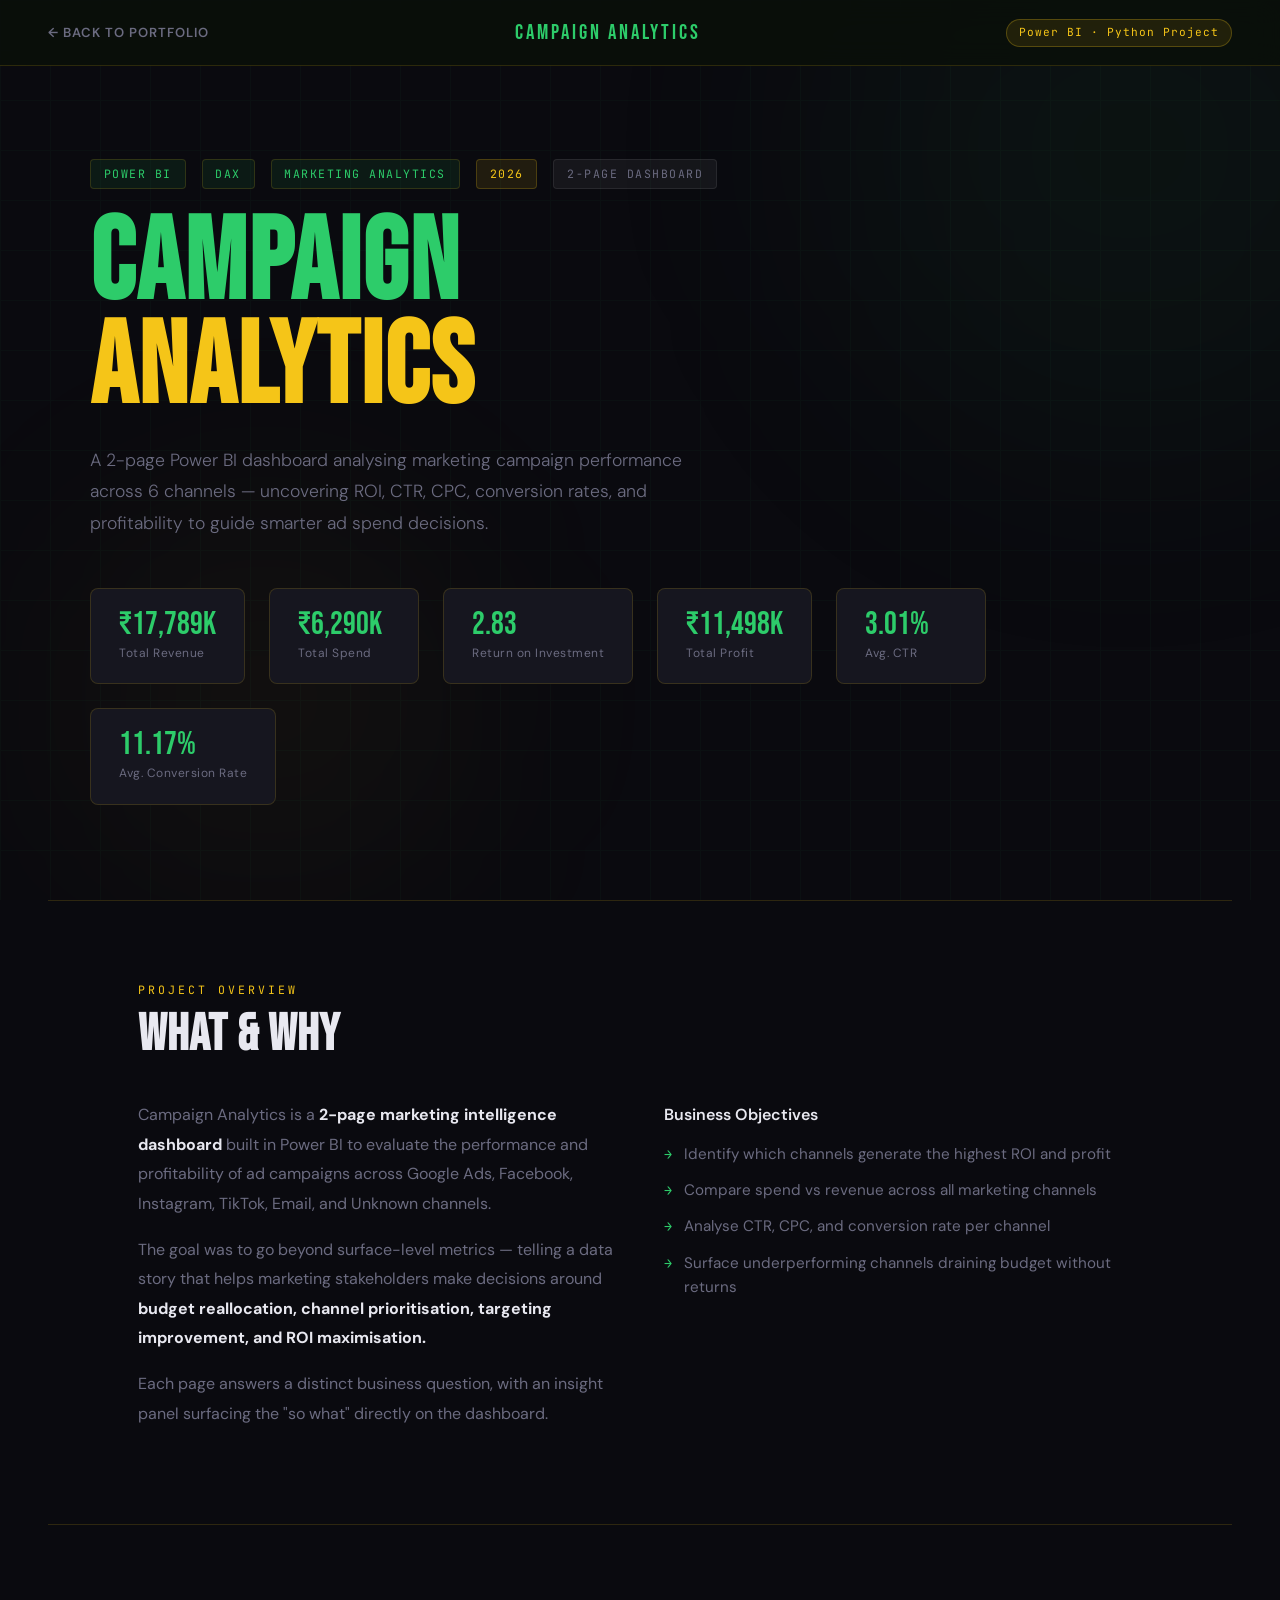
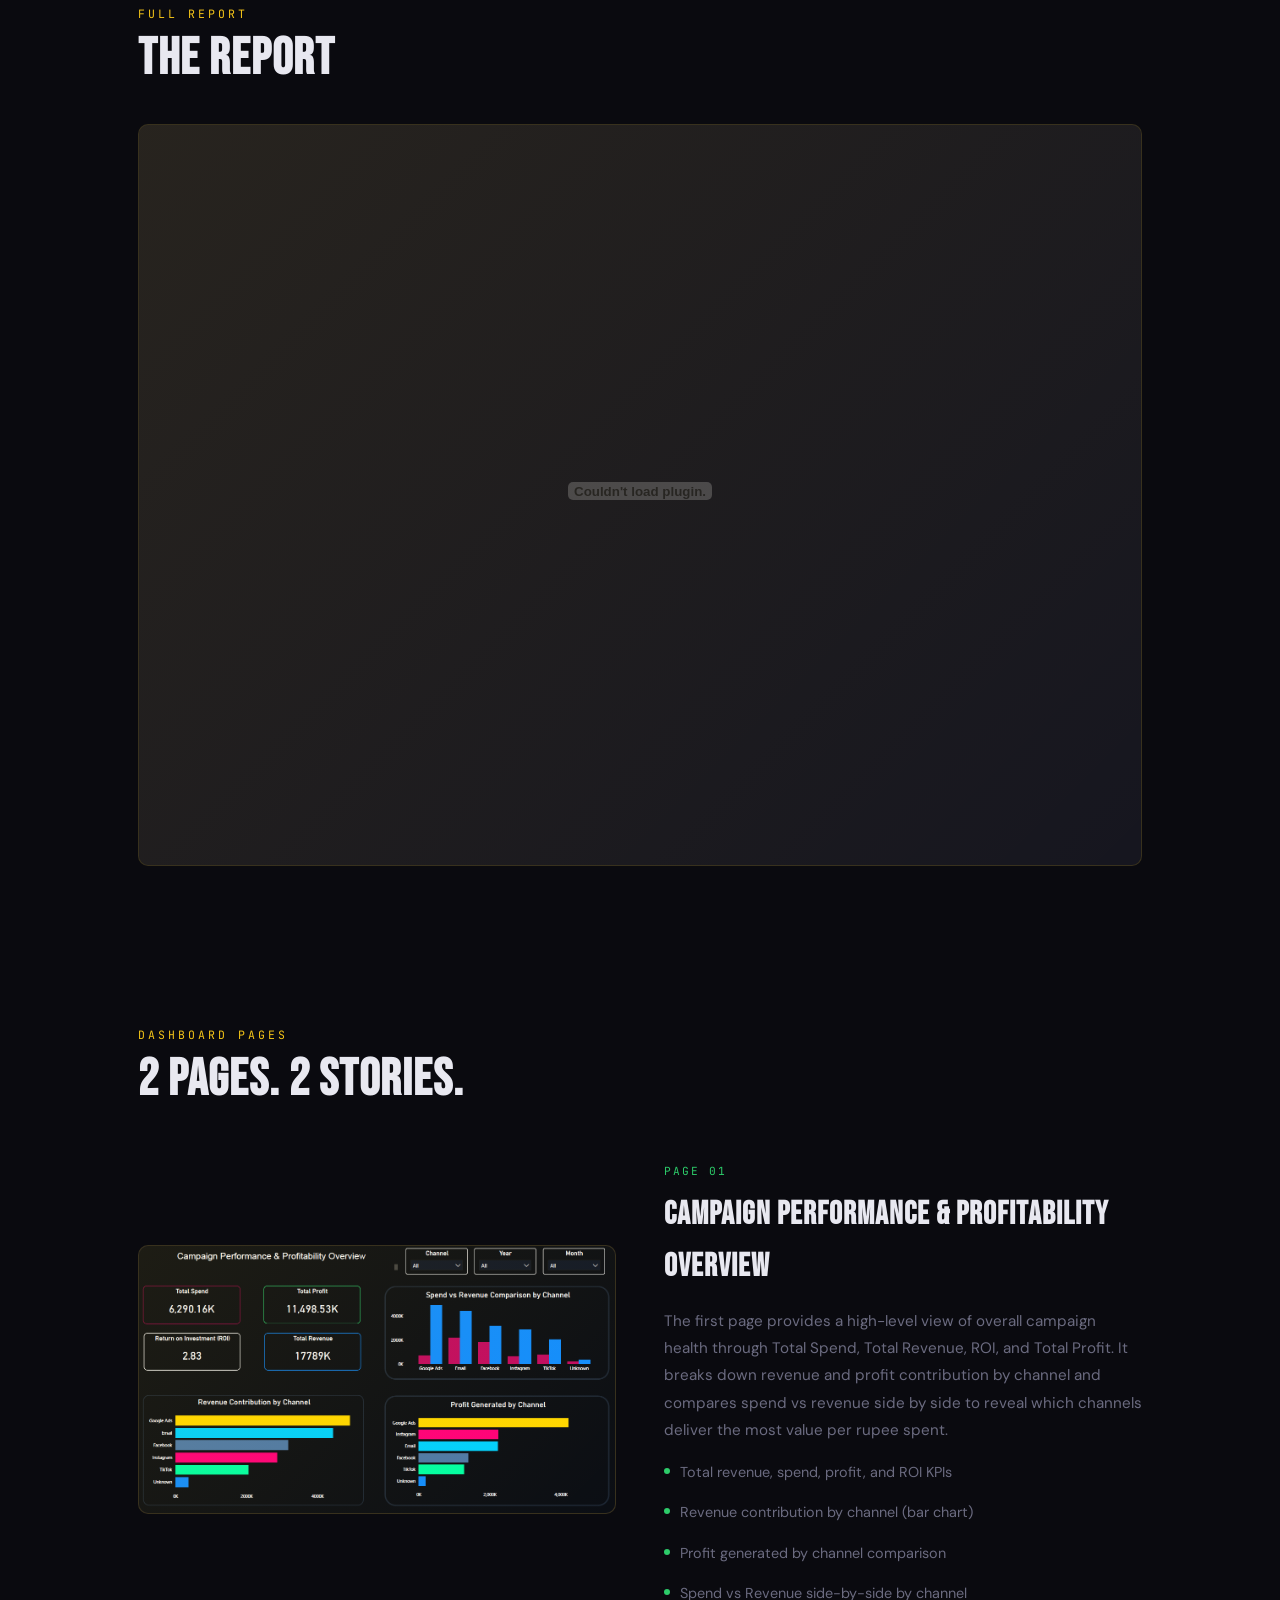
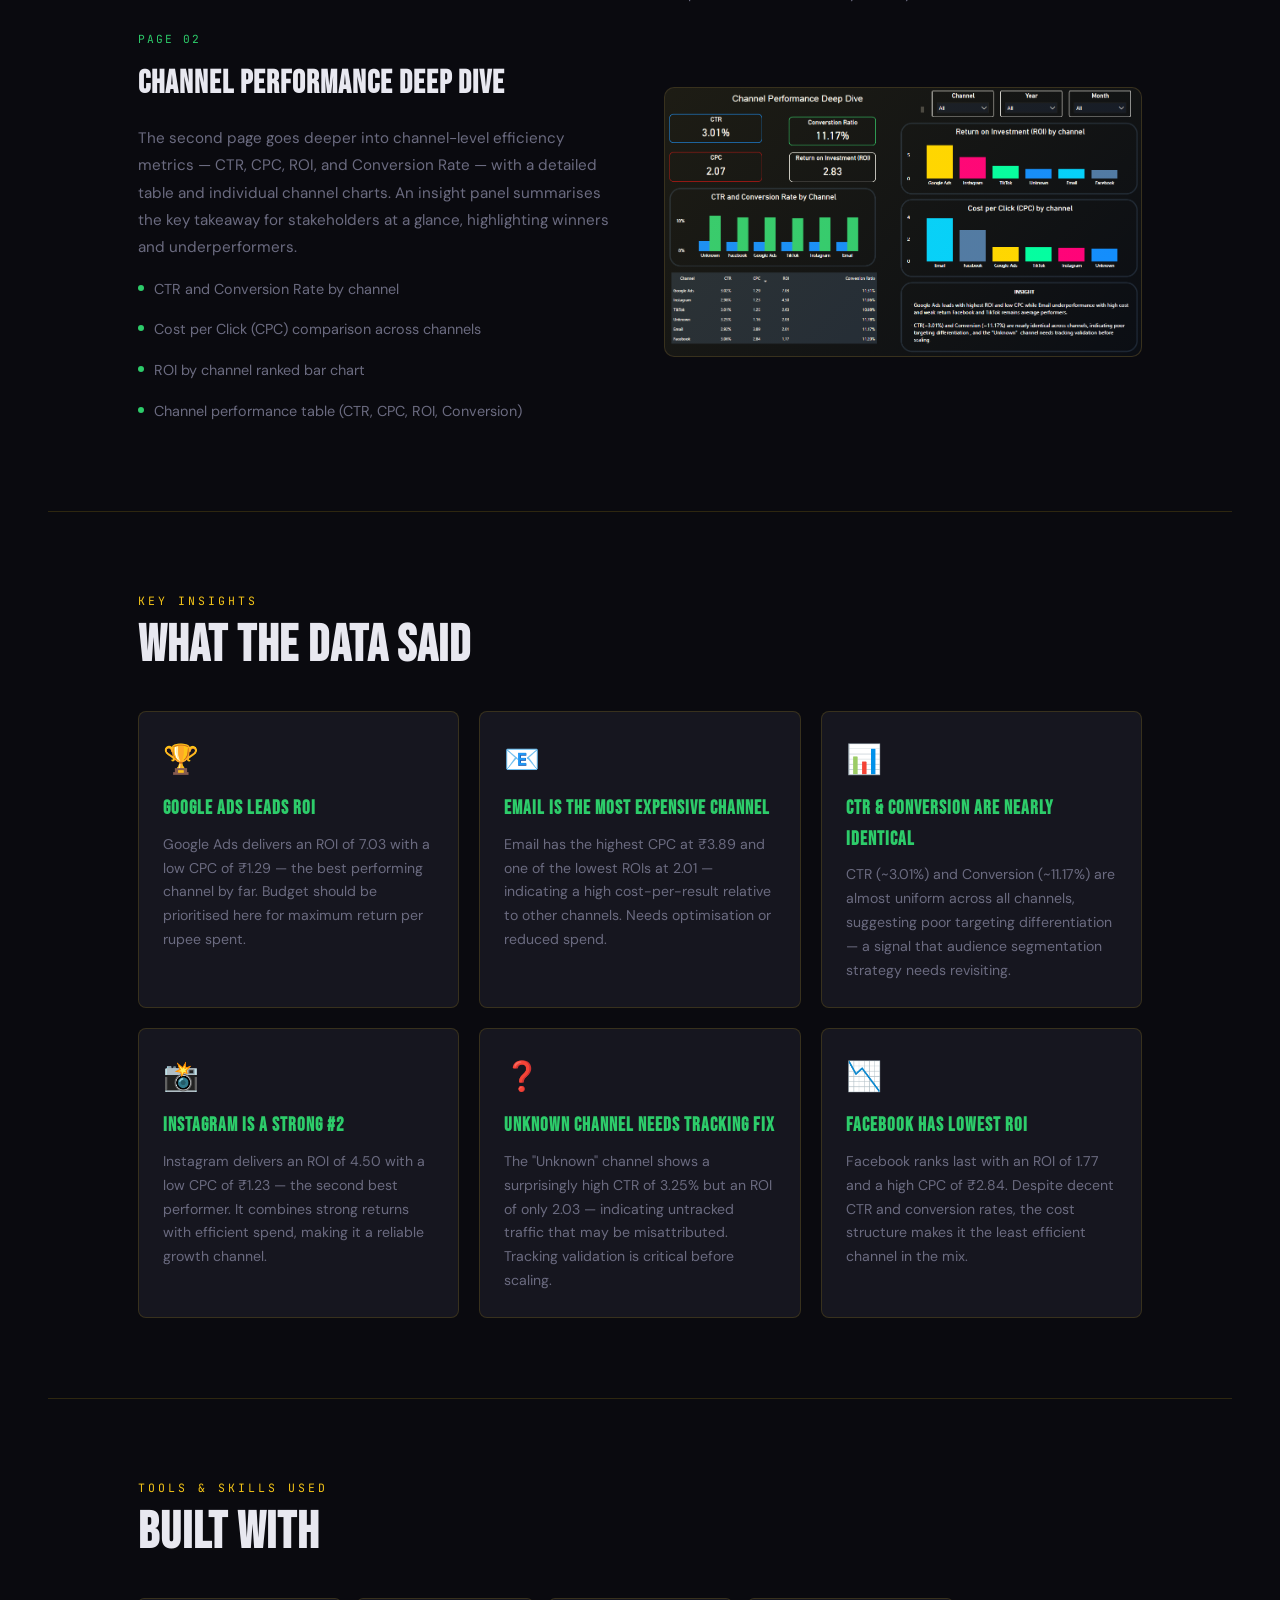
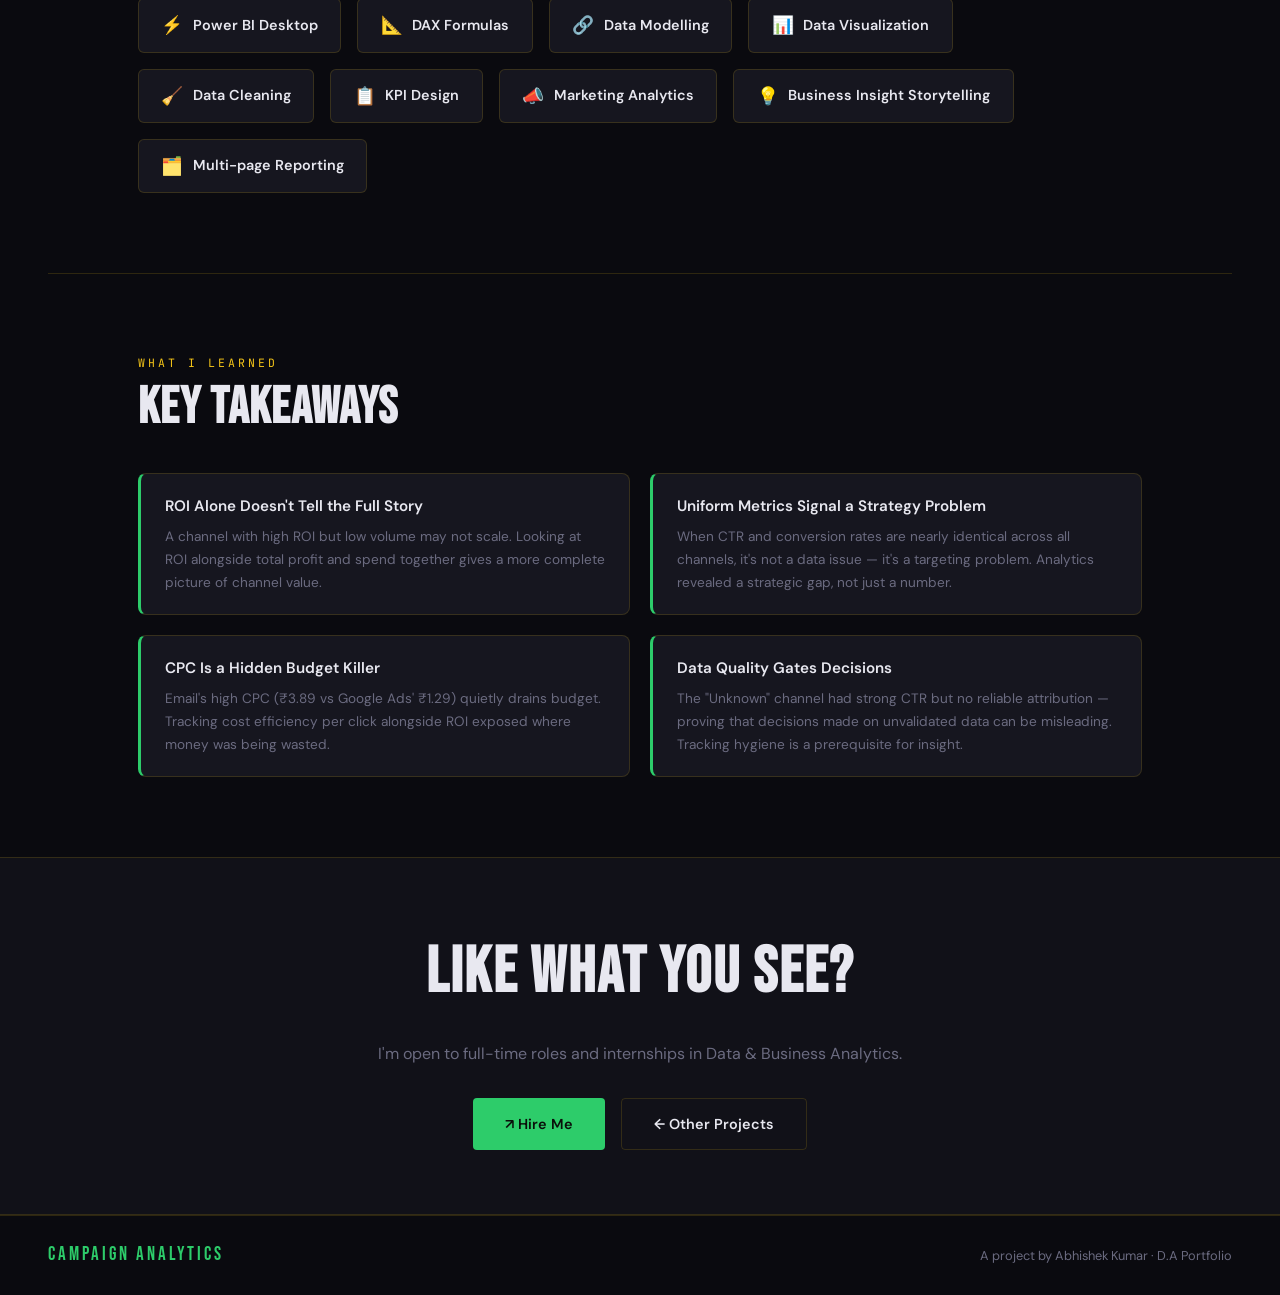
<file: campagin.html>
<!DOCTYPE html>
<html lang="en">
<head>
  <meta charset="UTF-8"/>
  <meta name="viewport" content="width=device-width, initial-scale=1.0"/>
  <title>Campaign Analytics · Abhishek Kumar</title>
  <link href="https://fonts.googleapis.com/css2?family=Bebas+Neue&family=DM+Sans:ital,wght@0,300;0,400;0,600;1,300&family=JetBrains+Mono:wght@400;700&display=swap" rel="stylesheet"/>
  <style>
    :root {
  --bg:      #0a0a0f;
  --surface: #111118;
  --card:    #16161f;
  --accent:  #f5c518;
  --accent2: #ff5f40;
  --green-lt: #2dcc6a;
  --text:    #e8e8f0;
  --muted:   #6b6b80;
  --border:  rgba(245, 197, 24, 0.15);
  --glow:    rgba(245, 197, 24, 0.08);
}

    *, *::before, *::after { box-sizing: border-box; margin: 0; padding: 0; }
    html { scroll-behavior: smooth; }
    body {
      background:  var(--bg);
      color:       var(--text);
      font-family: 'DM Sans', sans-serif;
      font-size:   16px;
      line-height: 1.6;
      overflow-x:  hidden;
    }

    .topbar {
      position:        fixed;
      top: 0; left: 0; right: 0;
      z-index:         100;
      display:         flex;
      align-items:     center;
      justify-content: space-between;
      padding:         1rem 3rem;
      background:      rgba(10,15,10,0.88);
      backdrop-filter: blur(14px);
      border-bottom:   1px solid var(--border);
      animation:       fadeDown 0.5s ease both;
    }
    .back-link {
      display:         flex;
      align-items:     center;
      gap:             0.5rem;
      color:           var(--muted);
      text-decoration: none;
      font-size:       0.82rem;
      font-weight:     600;
      letter-spacing:  1px;
      text-transform:  uppercase;
      transition:      color 0.2s;
    }
    .back-link:hover { color: var(--green-lt); }
    .topbar-title {
      font-family:    'Bebas Neue', sans-serif;
      font-size:      1.3rem;
      color:          var(--green-lt);
      letter-spacing: 3px;
    }
    .topbar-badge {
      font-family:    'JetBrains Mono', monospace;
      font-size:      0.7rem;
      color:          var(--accent);
      background:     rgba(245,197,24,0.1);
      border:         1px solid rgba(245,197,24,0.25);
      padding:        0.25rem 0.75rem;
      border-radius:  100px;
      letter-spacing: 1px;
    }

    .hero {
      min-height:      100vh;
      display:         flex;
      flex-direction:  column;
      justify-content: center;
      padding:         8rem 3rem 4rem;
      position:        relative;
      overflow:        hidden;
    }
    .hero-bg-grid {
      position:         absolute; inset: 0; opacity: 0.03;
      background-image:
        linear-gradient(var(--green-lt) 1px, transparent 1px),
        linear-gradient(90deg, var(--green-lt) 1px, transparent 1px);
      background-size:  50px 50px;
    }
    .hero-blob { position: absolute; border-radius: 50%; filter: blur(120px); pointer-events: none; }
    .blob1 { width:600px; height:600px; background:rgba(30,122,62,0.07); top:-150px; right:-150px; }
    .blob2 { width:400px; height:400px; background:rgba(245,197,24,0.04); bottom:0; left:5%; }

    .hero-inner { position: relative; z-index: 1; max-width: 1100px; margin: 0 auto; width: 100%; }

    .hero-meta {
      display: flex; gap: 1rem; flex-wrap: wrap;
      margin-bottom: 1.5rem;
      animation: fadeUp 0.5s 0.1s ease both;
    }
    .meta-tag {
      font-family: 'JetBrains Mono', monospace;
      font-size: 0.72rem; letter-spacing: 1.5px; text-transform: uppercase;
      padding: 0.3rem 0.8rem; border-radius: 4px;
    }
    .meta-tag.tool  { background: rgba(30,122,62,0.15); color: var(--green-lt); border: 1px solid var(--border); }
    .meta-tag.year  { background: rgba(245,197,24,0.1);  color: var(--accent);   border: 1px solid rgba(245,197,24,0.2); }
    .meta-tag.type  { background: rgba(255,255,255,0.05); color: var(--muted);   border: 1px solid rgba(255,255,255,0.08); }

    .hero h1 {
      font-family: 'Bebas Neue', sans-serif;
      font-size: clamp(3.5rem, 9vw, 8rem);
      line-height: 0.9; letter-spacing: 2px; color: var(--text);
      animation: fadeUp 0.6s 0.2s ease both;
    }
    .hero h1 .g { color: var(--green-lt); }
    .hero h1 .a { color: var(--accent); }

    .hero-sub {
      font-size: 1.1rem; color: var(--muted); max-width: 620px;
      margin-top: 1.5rem; font-weight: 300; line-height: 1.8;
      animation: fadeUp 0.6s 0.3s ease both;
    }

    .kpi-strip {
      display: flex; gap: 1.5rem; flex-wrap: wrap;
      margin-top: 3rem;
      animation: fadeUp 0.6s 0.4s ease both;
    }
    .kpi {
      background: var(--card); border: 1px solid var(--border);
      border-radius: 8px; padding: 1.25rem 1.75rem;
      position: relative; overflow: hidden; min-width: 150px;
    }
    .kpi::before {
      content: ''; position: absolute; top: 0; left: 0; right: 0; height: 3px;
      background: linear-gradient(90deg, var(--green), var(--green-lt));
    }
    .kpi-val {
      font-family: 'Bebas Neue', sans-serif;
      font-size: 2rem; color: var(--green-lt); line-height: 1;
    }
    .kpi-label { font-size: 0.75rem; color: var(--muted); margin-top: 0.2rem; letter-spacing: 0.5px; }

    .section { padding: 5rem 3rem; max-width: 1100px; margin: 0 auto; }
    .section-label {
      font-family: 'JetBrains Mono', monospace;
      font-size: 0.72rem; color: var(--accent);
      letter-spacing: 3px; text-transform: uppercase; margin-bottom: 0.6rem;
    }
    .section-title {
      font-family: 'Bebas Neue', sans-serif;
      font-size: clamp(2rem, 4vw, 3.5rem);
      line-height: 1; letter-spacing: 1px; margin-bottom: 2.5rem;
    }

    .divider { border: none; border-top: 1px solid var(--border); margin: 0 3rem; }

    .overview-grid {
      display: grid; grid-template-columns: 1fr 1fr;
      gap: 3rem; align-items: start;
    }
    .overview-grid p { color: var(--muted); font-size: 1rem; line-height: 1.85; margin-bottom: 1rem; }
    .overview-grid p strong { color: var(--text); }

    .objective-list { list-style: none; display: flex; flex-direction: column; gap: 0.75rem; margin-top: 0.5rem; }
    .objective-list li {
      display: flex; align-items: flex-start; gap: 0.75rem;
      color: var(--muted); font-size: 0.95rem;
    }
    .objective-list li::before {
      content: '→'; color: var(--green-lt);
      font-family: 'JetBrains Mono', monospace;
      font-size: 0.85rem; margin-top: 2px; flex-shrink: 0;
    }

    .dashboard-img { width:100%; height:auto; display:block; border-radius:10px; }
    .pages-grid { display: flex; flex-direction: column; gap: 4rem; }

    .page-block { display: grid; grid-template-columns: 1fr 1fr; gap: 3rem; align-items: center; }
    .page-block.reverse { direction: rtl; }
    .page-block.reverse > * { direction: ltr; }

    .page-img-wrap {
      background: var(--card); border: 1px solid var(--border);
      border-radius: 10px; overflow: hidden; position: relative;
    }
    .page-img-wrap::before {
      content: ''; position: absolute; inset: 0;
      background: linear-gradient(135deg, var(--glow), transparent);
      z-index: 1; pointer-events: none;
    }
    .page-img-placeholder {
      aspect-ratio: 16/9;
      display: flex; flex-direction: column;
      align-items: center; justify-content: center;
      gap: 1rem; padding: 2rem; text-align: center;
    }
    .page-num-big {
      font-family: 'Bebas Neue', sans-serif;
      font-size: 5rem; color: var(--border); line-height: 1;
    }
    .page-name {
      font-family: 'JetBrains Mono', monospace;
      font-size: 0.75rem; color: var(--green-lt);
      letter-spacing: 2px; text-transform: uppercase;
    }
    .page-img-wrap img { width: 100%; display: block; border-radius: 10px; }

    .page-info .page-label {
      font-family: 'JetBrains Mono', monospace;
      font-size: 0.7rem; color: var(--green-lt);
      letter-spacing: 2px; text-transform: uppercase;
      margin-top: 1rem; margin-bottom: 0.5rem;
    }
    .page-info h3 {
      font-family: 'Bebas Neue', sans-serif;
      font-size: 2rem; letter-spacing: 1px; margin-bottom: 1rem;
    }
    .page-info p { color: var(--muted); font-size: 0.95rem; line-height: 1.8; margin-bottom: 1rem; }

    .finding-list { list-style: none; display: flex; flex-direction: column; gap: 0.6rem; margin-top: 0.5rem; }
    .finding-list li {
      display: flex; gap: 0.6rem; align-items: flex-start;
      font-size: 0.9rem; color: var(--muted); margin-bottom: 0.5rem;
    }
    .finding-list li .dot {
      width: 6px; height: 6px; border-radius: 50%;
      background: var(--green-lt); margin-top: 7px; flex-shrink: 0;
    }

    .insights-grid { display: grid; grid-template-columns: repeat(auto-fit, minmax(260px, 1fr)); gap: 1.25rem; }
    .insight-card {
      background: var(--card); border: 1px solid var(--border);
      border-radius: 8px; padding: 1.5rem;
      transition: transform 0.2s, border-color 0.2s;
    }
    .insight-card:hover { transform: translateY(-4px); border-color: var(--green-lt); }
    .insight-icon { font-size: 1.8rem; margin-bottom: 0.75rem; }
    .insight-card h4 {
      font-family: 'Bebas Neue', sans-serif;
      font-size: 1.2rem; letter-spacing: 1px;
      color: var(--green-lt); margin-bottom: 0.5rem;
    }
    .insight-card p { font-size: 0.88rem; color: var(--muted); line-height: 1.7; }

    .tools-row { display: flex; flex-wrap: wrap; gap: 1rem; }
    .tool-pill {
      display: flex; align-items: center; gap: 0.6rem;
      padding: 0.75rem 1.4rem; background: var(--card);
      border: 1px solid var(--border); border-radius: 6px;
      font-size: 0.9rem; font-weight: 600; transition: all 0.2s;
    }
    .tool-pill:hover { border-color: var(--green-lt); color: var(--green-lt); transform: translateY(-2px); }
    .tool-pill span { font-size: 1.1rem; }

    .learnings-grid { display: grid; grid-template-columns: 1fr 1fr; gap: 1.25rem; }
    .learning-card {
      background: var(--card); border: 1px solid var(--border);
      border-left: 3px solid var(--green-lt); border-radius: 8px;
      padding: 1.25rem 1.5rem;
    }
    .learning-card h4 { font-size: 0.95rem; font-weight: 600; margin-bottom: 0.4rem; color: var(--text); }
    .learning-card p  { font-size: 0.85rem; color: var(--muted); line-height: 1.7; }

    .cta-section {
      background: var(--surface);
      border-top: 1px solid var(--border); border-bottom: 1px solid var(--border);
      padding: 4rem 3rem; text-align: center;
    }
    .cta-section h2 {
      font-family: 'Bebas Neue', sans-serif;
      font-size: clamp(2rem, 5vw, 4rem); letter-spacing: 2px; margin-bottom: 1rem;
    }
    .cta-section p { color: var(--muted); font-size: 1rem; margin-bottom: 2rem; }
    .cta-btns { display: flex; gap: 1rem; justify-content: center; flex-wrap: wrap; }
    .btn {
      display: inline-flex; align-items: center; gap: 0.5rem;
      padding: 0.85rem 2rem; font-weight: 600; font-size: 0.9rem;
      border-radius: 4px; text-decoration: none; transition: all 0.25s; border: none;
    }
    .btn-green   { background: var(--green-lt); color: #0a0f0a; }
    .btn-green:hover { background: #3dcc6a; transform: translateY(-2px); }
    .btn-outline { background: transparent; color: var(--text); border: 1px solid var(--border); }
    .btn-outline:hover { border-color: var(--green-lt); color: var(--green-lt); transform: translateY(-2px); }

    footer {
      padding: 1.5rem 3rem; display: flex; align-items: center;
      justify-content: space-between; border-top: 1px solid var(--border);
    }
    footer p { font-size: 0.8rem; color: var(--muted); }
    .footer-logo {
      font-family: 'Bebas Neue', sans-serif;
      font-size: 1.2rem; color: var(--green-lt); letter-spacing: 3px;
    }

    .reveal { opacity: 0; transform: translateY(28px); transition: opacity 0.7s ease, transform 0.7s ease; }
    .reveal.visible { opacity: 1; transform: translateY(0); }

    @keyframes fadeUp   { from { opacity:0; transform:translateY(20px); } to { opacity:1; transform:translateY(0); } }
    @keyframes fadeDown { from { opacity:0; transform:translateY(-14px); } to { opacity:1; transform:translateY(0); } }

    @media (max-width: 768px) {
      .topbar        { padding: 1rem 1.5rem; }
      .topbar-title  { display: none; }
      .hero          { padding: 7rem 1.5rem 3rem; }
      .section       { padding: 3.5rem 1.5rem; }
      .overview-grid, .page-block, .learnings-grid { grid-template-columns: 1fr; }
      .page-block.reverse { direction: ltr; }
      .divider       { margin: 0 1.5rem; }
      footer         { padding: 1.5rem; flex-direction: column; gap: 0.5rem; text-align: center; }
    }
  </style>
</head>
<body>

  <!-- TOPBAR -->
  <nav class="topbar">
    <a href="index.html" class="back-link">← Back to Portfolio</a>
    <div class="topbar-title">Campaign Analytics</div>
    <span class="topbar-badge">Power BI  · Python Project </span>
    
  </nav>

  <!-- HERO -->
  <div class="hero">
    <div class="hero-bg-grid"></div>
    <div class="hero-blob blob1"></div>
    <div class="hero-blob blob2"></div>
    <div class="hero-inner">
      <div class="hero-meta">
        <span class="meta-tag tool">Power BI</span>
        <span class="meta-tag tool">DAX</span>
        <span class="meta-tag tool">Marketing Analytics</span>
        <span class="meta-tag year">2026</span>
        <span class="meta-tag type">2-Page Dashboard</span>
      </div>
      <h1><span class="g">Campaign</span><br><span class="a">Analytics</span></h1>
      <p class="hero-sub">A 2-page Power BI dashboard analysing marketing campaign performance across 6 channels — uncovering ROI, CTR, CPC, conversion rates, and profitability to guide smarter ad spend decisions.</p>
      <div class="kpi-strip">
        <div class="kpi">
          <div class="kpi-val">₹17,789K</div>
          <div class="kpi-label">Total Revenue</div>
        </div>
        <div class="kpi">
          <div class="kpi-val">₹6,290K</div>
          <div class="kpi-label">Total Spend</div>
        </div>
        <div class="kpi">
          <div class="kpi-val">2.83</div>
          <div class="kpi-label">Return on Investment</div>
        </div>
        <div class="kpi">
          <div class="kpi-val">₹11,498K</div>
          <div class="kpi-label">Total Profit</div>
        </div>
        <div class="kpi">
          <div class="kpi-val">3.01%</div>
          <div class="kpi-label">Avg. CTR</div>
        </div>
        <div class="kpi">
          <div class="kpi-val">11.17%</div>
          <div class="kpi-label">Avg. Conversion Rate</div>
        </div>
      </div>
    </div>
  </div>

  <hr class="divider"/>

  <!-- OVERVIEW -->
  <div class="section reveal">
    <p class="section-label">Project Overview</p>
    <h2 class="section-title">What & Why</h2>
    <div class="overview-grid">
      <div>
        <p>Campaign Analytics is a <strong>2-page marketing intelligence dashboard</strong> built in Power BI to evaluate the performance and profitability of ad campaigns across Google Ads, Facebook, Instagram, TikTok, Email, and Unknown channels.</p>
        <p>The goal was to go beyond surface-level metrics — telling a data story that helps marketing stakeholders make decisions around <strong>budget reallocation, channel prioritisation, targeting improvement, and ROI maximisation.</strong></p>
        <p>Each page answers a distinct business question, with an insight panel surfacing the "so what" directly on the dashboard.</p>
      </div>
      <div>
        <p style="margin-bottom:0.75rem; color: var(--text); font-weight:600;">Business Objectives</p>
        <ul class="objective-list">
          <li>Identify which channels generate the highest ROI and profit</li>
          <li>Compare spend vs revenue across all marketing channels</li>
          <li>Analyse CTR, CPC, and conversion rate per channel</li>
          <li>Surface underperforming channels draining budget without returns</li>
        </ul>
      </div>
    </div>
  </div>

  <hr class="divider"/>
    <!-- PDF REPORT -->
<div class="section reveal">
  <p class="section-label">Full Report</p>
  <h2 class="section-title">The Report</h2>
  <div class="page-img-wrap" style="padding: 1rem;">
    <embed src="CAMPAIGN.pdf" type="application/pdf" width="100%" height="700px" style="border-radius:8px;" />
  </div>
</div>

  <!-- DASHBOARD PAGES -->
  <div class="section">
    <p class="section-label reveal">Dashboard Pages</p>
    <h2 class="section-title reveal">2 Pages. 2 Stories.</h2>

    <div class="pages-grid">
      <section class="dashboard-pages">

        <!-- PAGE 1 -->
        <div class="page-block reveal">
          <div class="page-img-wrap">
           <img src="campagin_profit.png" alt="Campaign Dashboard Page 1" class="dashboard-img">
          </div>
          <div class="page-info">
            <p class="page-label">Page 01</p>
            <h3>Campaign Performance & Profitability Overview</h3>
            <p>
              The first page provides a high-level view of overall campaign health through Total Spend, Total Revenue, ROI, and Total Profit. It breaks down revenue and profit contribution by channel and compares spend vs revenue side by side to reveal which channels deliver the most value per rupee spent.
            </p>
            <ul class="finding-list">
              <li><span class="dot"></span> Total revenue, spend, profit, and ROI KPIs</li>
              <li><span class="dot"></span> Revenue contribution by channel (bar chart)</li>
              <li><span class="dot"></span> Profit generated by channel comparison</li>
              <li><span class="dot"></span> Spend vs Revenue side-by-side by channel</li>
            </ul>
          </div>
        </div>

        <!-- PAGE 2 -->
        <div class="page-block reverse reveal">
          <div class="page-img-wrap">
            <img src="campagin_channel.png" alt="Campaign Dashboard Page 1" class="dashboard-img">
          </div>
          <div class="page-info">
            <p class="page-label">Page 02</p>
            <h3>Channel Performance Deep Dive</h3>
            <p>
              The second page goes deeper into channel-level efficiency metrics — CTR, CPC, ROI, and Conversion Rate — with a detailed table and individual channel charts. An insight panel summarises the key takeaway for stakeholders at a glance, highlighting winners and underperformers.
            </p>
            <ul class="finding-list">
              <li><span class="dot"></span> CTR and Conversion Rate by channel</li>
              <li><span class="dot"></span> Cost per Click (CPC) comparison across channels</li>
              <li><span class="dot"></span> ROI by channel ranked bar chart</li>
              <li><span class="dot"></span> Channel performance table (CTR, CPC, ROI, Conversion)</li>
            </ul>
          </div>
        </div>

      </section>
    </div>
  </div>

  <hr class="divider"/>

  <!-- KEY INSIGHTS -->
  <div class="section reveal">
    <p class="section-label">Key Insights</p>
    <h2 class="section-title">What the Data Said</h2>
    <div class="insights-grid">
      <div class="insight-card">
        <div class="insight-icon">🏆</div>
        <h4>Google Ads Leads ROI</h4>
        <p>Google Ads delivers an ROI of 7.03 with a low CPC of ₹1.29 — the best performing channel by far. Budget should be prioritised here for maximum return per rupee spent.</p>
      </div>
      <div class="insight-card">
        <div class="insight-icon">📧</div>
        <h4>Email is the Most Expensive Channel</h4>
        <p>Email has the highest CPC at ₹3.89 and one of the lowest ROIs at 2.01 — indicating a high cost-per-result relative to other channels. Needs optimisation or reduced spend.</p>
      </div>
      <div class="insight-card">
        <div class="insight-icon">📊</div>
        <h4>CTR & Conversion Are Nearly Identical</h4>
        <p>CTR (~3.01%) and Conversion (~11.17%) are almost uniform across all channels, suggesting poor targeting differentiation — a signal that audience segmentation strategy needs revisiting.</p>
      </div>
      <div class="insight-card">
        <div class="insight-icon">📸</div>
        <h4>Instagram is a Strong #2</h4>
        <p>Instagram delivers an ROI of 4.50 with a low CPC of ₹1.23 — the second best performer. It combines strong returns with efficient spend, making it a reliable growth channel.</p>
      </div>
      <div class="insight-card">
        <div class="insight-icon">❓</div>
        <h4>Unknown Channel Needs Tracking Fix</h4>
        <p>The "Unknown" channel shows a surprisingly high CTR of 3.25% but an ROI of only 2.03 — indicating untracked traffic that may be misattributed. Tracking validation is critical before scaling.</p>
      </div>
      <div class="insight-card">
        <div class="insight-icon">📉</div>
        <h4>Facebook Has Lowest ROI</h4>
        <p>Facebook ranks last with an ROI of 1.77 and a high CPC of ₹2.84. Despite decent CTR and conversion rates, the cost structure makes it the least efficient channel in the mix.</p>
      </div>
    </div>
  </div>

  <hr class="divider"/>

  <!-- TOOLS USED -->
  <div class="section reveal">
    <p class="section-label">Tools & Skills Used</p>
    <h2 class="section-title">Built With</h2>
    <div class="tools-row">
      <div class="tool-pill"><span>⚡</span> Power BI Desktop</div>
      <div class="tool-pill"><span>📐</span> DAX Formulas</div>
      <div class="tool-pill"><span>🔗</span> Data Modelling</div>
      <div class="tool-pill"><span>📊</span> Data Visualization</div>
      <div class="tool-pill"><span>🧹</span> Data Cleaning</div>
      <div class="tool-pill"><span>📋</span> KPI Design</div>
      <div class="tool-pill"><span>📣</span> Marketing Analytics</div>
      <div class="tool-pill"><span>💡</span> Business Insight Storytelling</div>
      <div class="tool-pill"><span>🗂️</span> Multi-page Reporting</div>
    </div>
  </div>

  <hr class="divider"/>

  <!-- LEARNINGS -->
  <div class="section reveal">
    <p class="section-label">What I Learned</p>
    <h2 class="section-title">Key Takeaways</h2>
    <div class="learnings-grid">
      <div class="learning-card">
        <h4>ROI Alone Doesn't Tell the Full Story</h4>
        <p>A channel with high ROI but low volume may not scale. Looking at ROI alongside total profit and spend together gives a more complete picture of channel value.</p>
      </div>
      <div class="learning-card">
        <h4>Uniform Metrics Signal a Strategy Problem</h4>
        <p>When CTR and conversion rates are nearly identical across all channels, it's not a data issue — it's a targeting problem. Analytics revealed a strategic gap, not just a number.</p>
      </div>
      <div class="learning-card">
        <h4>CPC Is a Hidden Budget Killer</h4>
        <p>Email's high CPC (₹3.89 vs Google Ads' ₹1.29) quietly drains budget. Tracking cost efficiency per click alongside ROI exposed where money was being wasted.</p>
      </div>
      <div class="learning-card">
        <h4>Data Quality Gates Decisions</h4>
        <p>The "Unknown" channel had strong CTR but no reliable attribution — proving that decisions made on unvalidated data can be misleading. Tracking hygiene is a prerequisite for insight.</p>
      </div>
    </div>
  </div>

  <!-- CTA -->
  <div class="cta-section">
    <h2>Like What You See?</h2>
    <p>I'm open to full-time roles and internships in Data & Business Analytics.</p>
    <div class="cta-btns">
      <a href="index.html#contact" class="btn btn-green">↗ Hire Me</a>
      <a href="index.html#projects" class="btn btn-outline">← Other Projects</a>
    </div>
  </div>

  <!-- FOOTER -->
  <footer>
    <div class="footer-logo">Campaign Analytics</div>
    <p>A project by Abhishek Kumar · D.A Portfolio</p>
  </footer>

  <script>
    const reveals  = document.querySelectorAll('.reveal');
    const observer = new IntersectionObserver(entries => {
      entries.forEach((entry, i) => {
        if (entry.isIntersecting) {
          setTimeout(() => entry.target.classList.add('visible'), i * 80);
          observer.unobserve(entry.target);
        }
      });
    }, { threshold: 0.08 });
    reveals.forEach(el => observer.observe(el));
  </script>

</body>
</html>
</file>
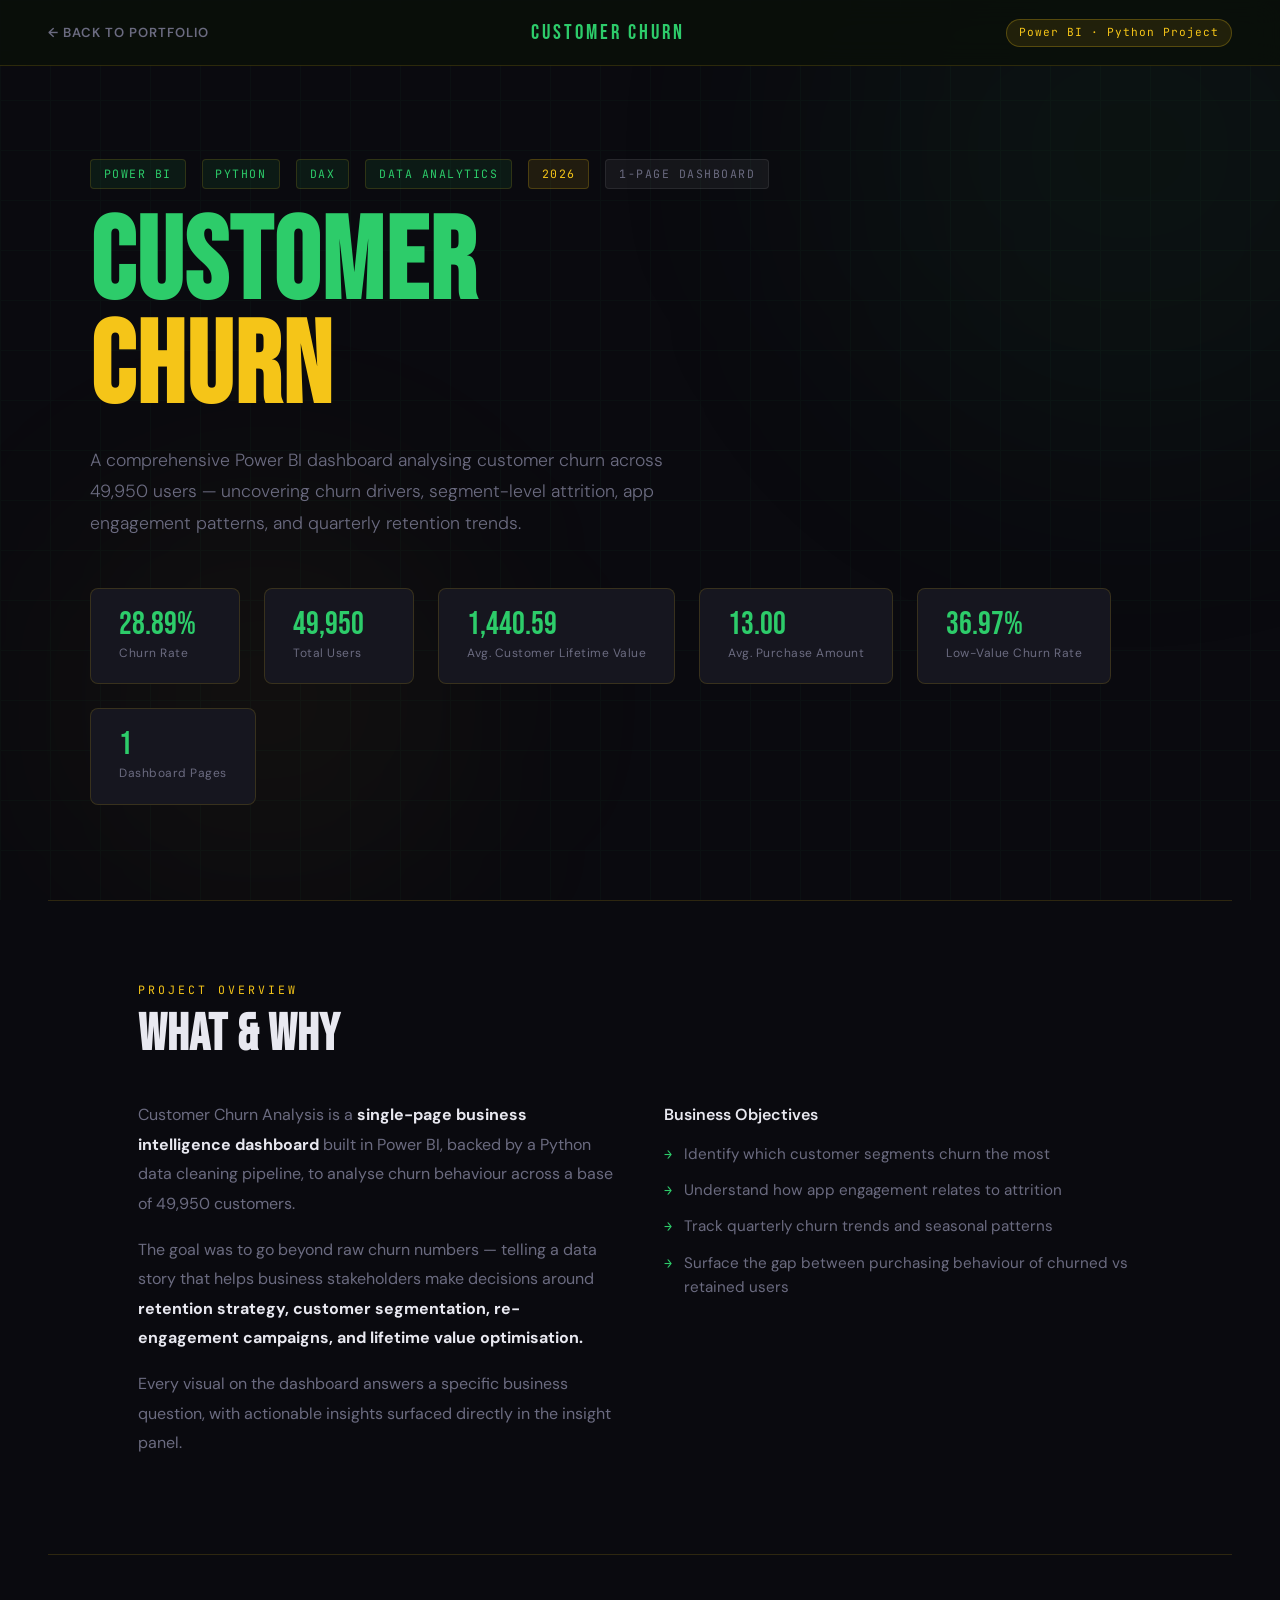
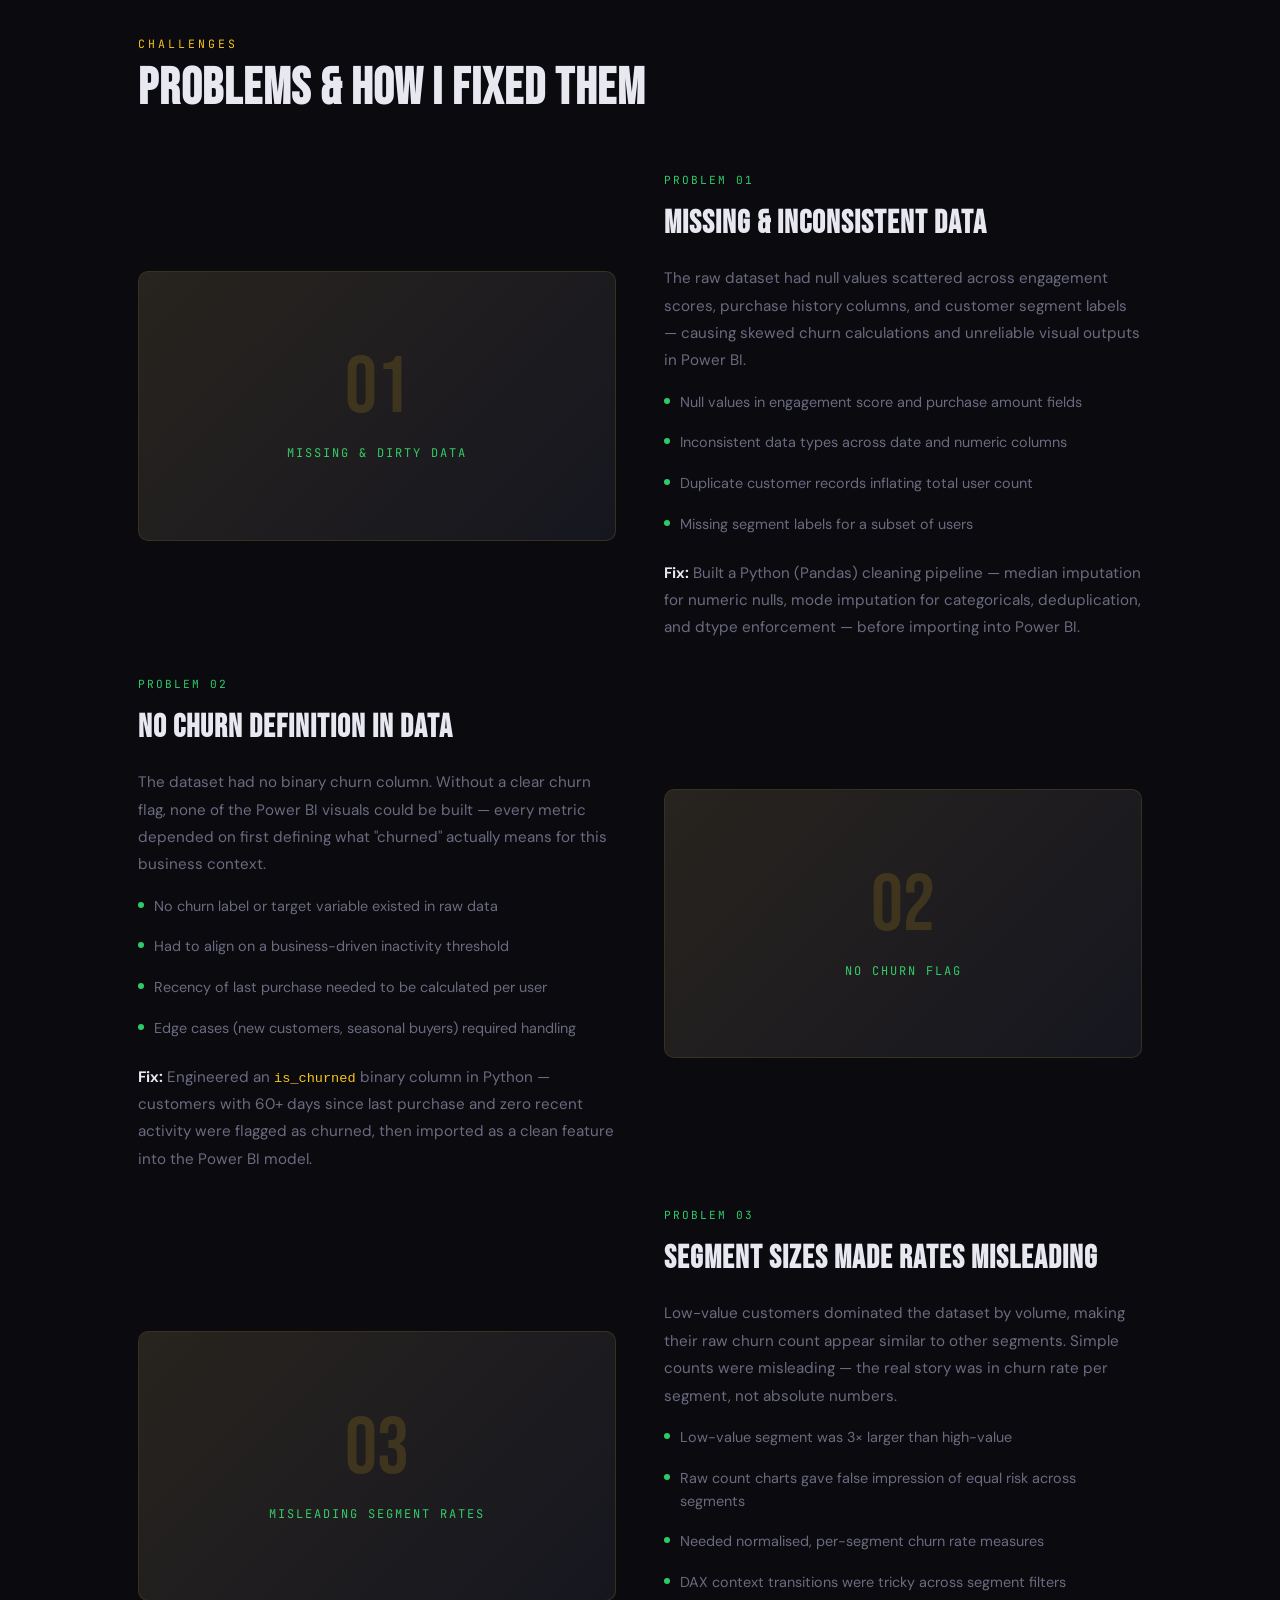
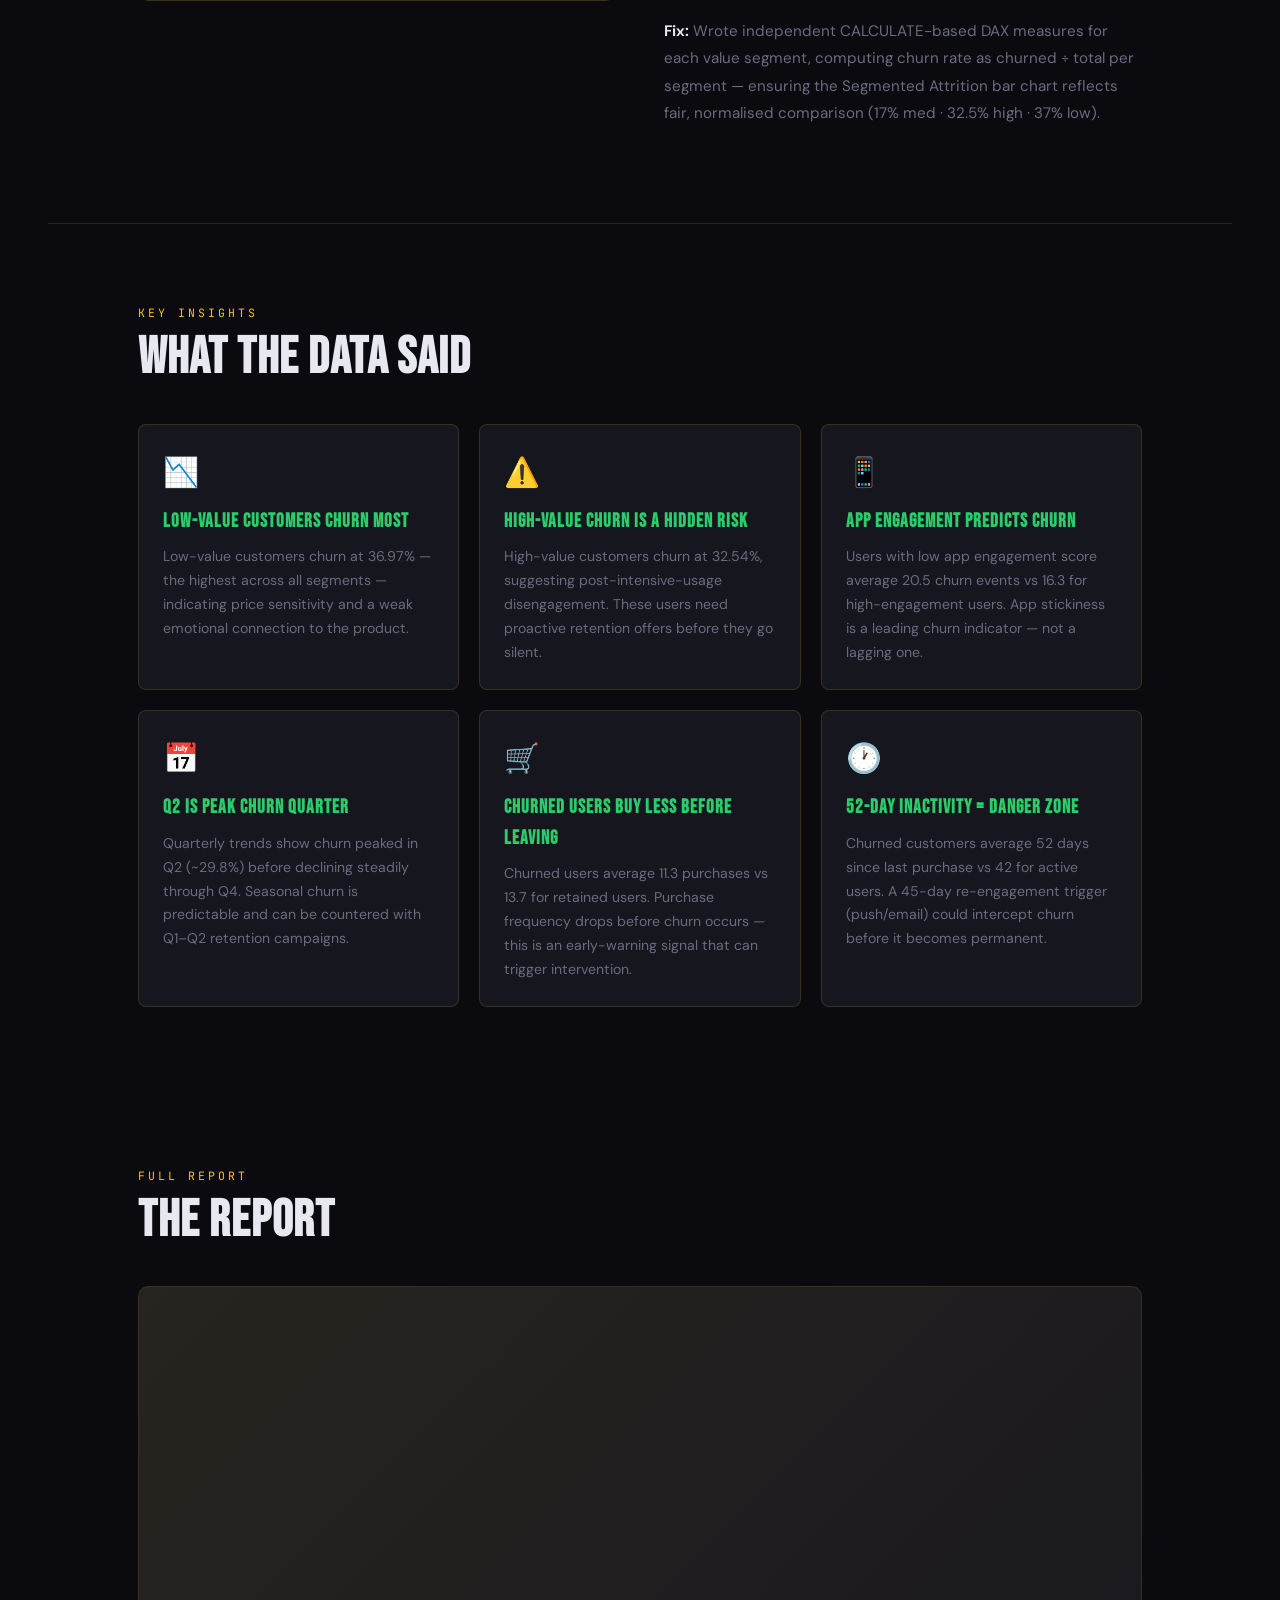
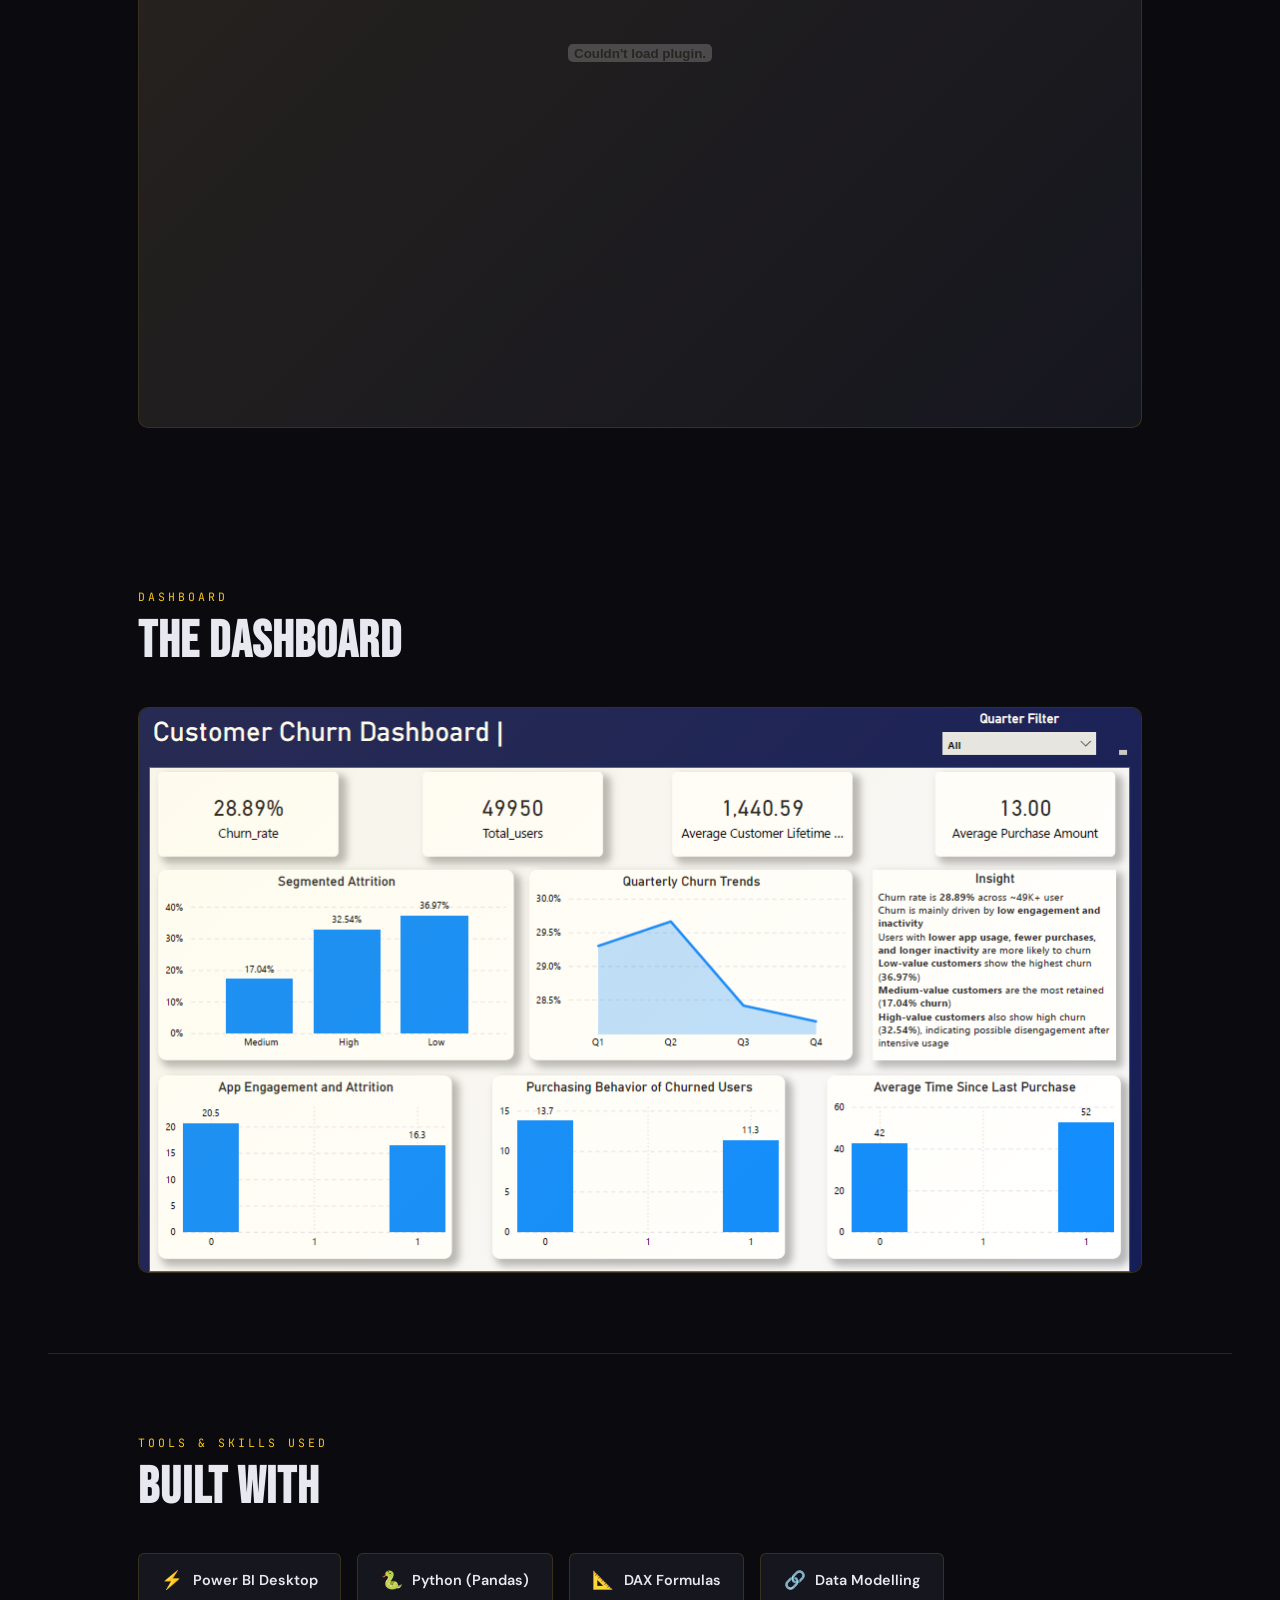
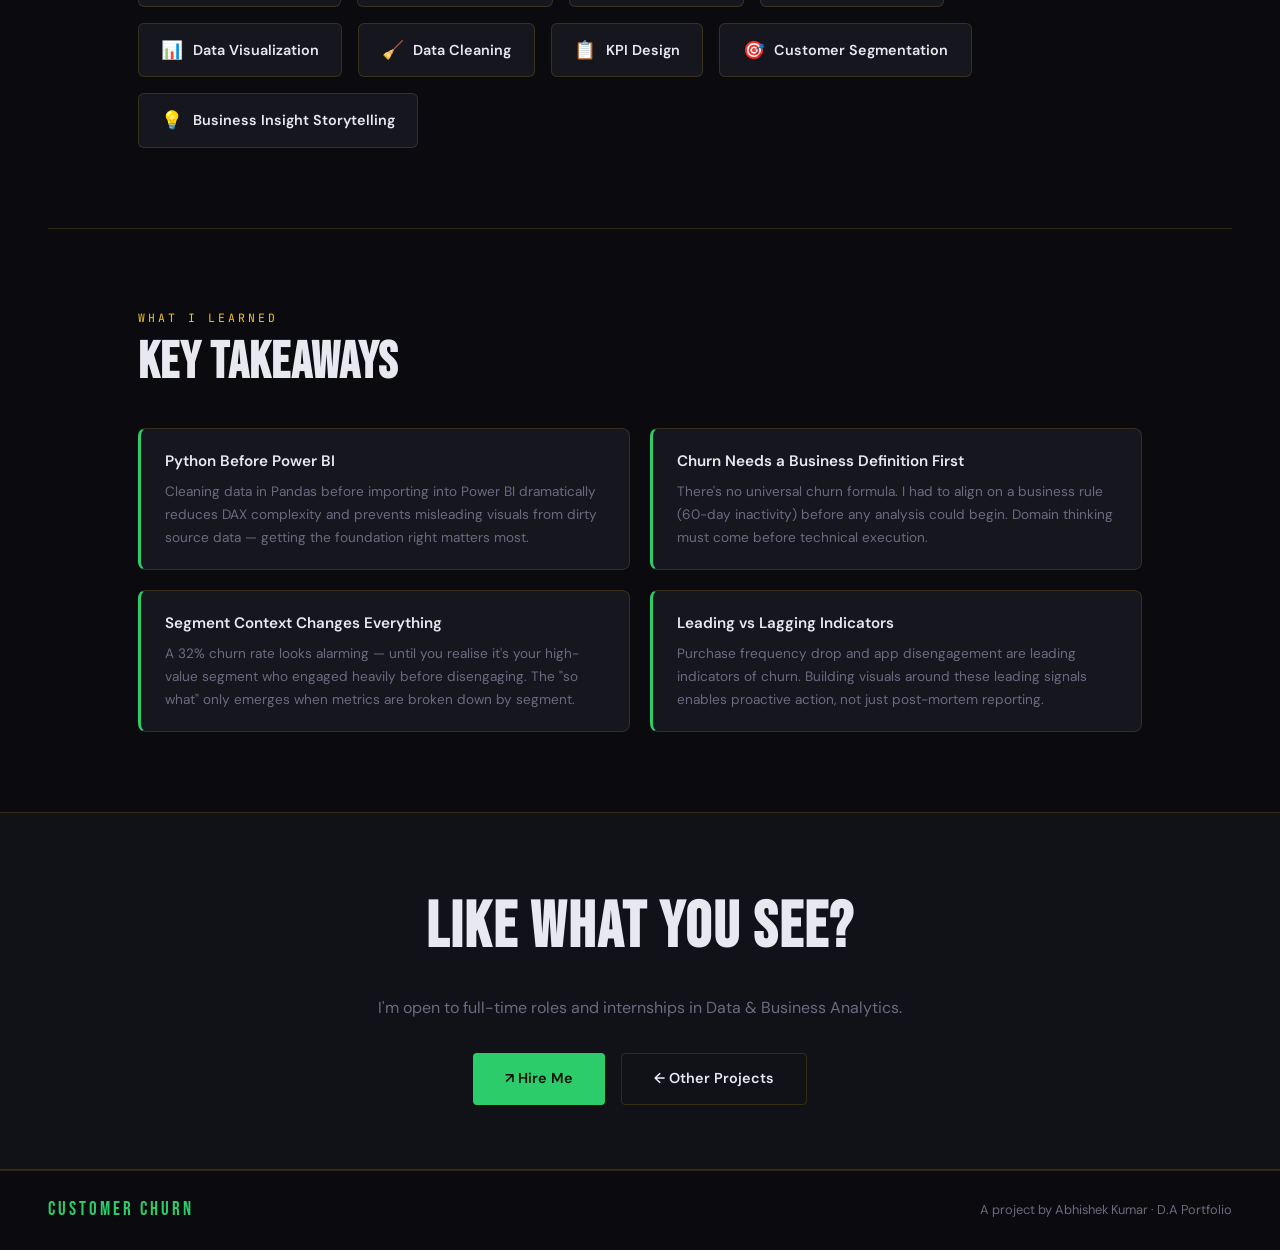
<file: customer_churn.html>
<!DOCTYPE html>
<html lang="en">
<head>
  <meta charset="UTF-8"/>
  <meta name="viewport" content="width=device-width, initial-scale=1.0"/>
  <title>Customer Churn Analysis · Abhishek Kumar</title>
  <link href="https://fonts.googleapis.com/css2?family=Bebas+Neue&family=DM+Sans:ital,wght@0,300;0,400;0,600;1,300&family=JetBrains+Mono:wght@400;700&display=swap" rel="stylesheet"/>
  <style>
    :root {
  --bg:      #0a0a0f;
  --surface: #111118;
  --card:    #16161f;
  --accent:  #f5c518;
  --accent2: #ff5f40;
  --green-lt: #2dcc6a;
  --text:    #e8e8f0;
  --muted:   #6b6b80;
  --border:  rgba(245, 197, 24, 0.15);
  --glow:    rgba(245, 197, 24, 0.08);
}

    *, *::before, *::after { box-sizing: border-box; margin: 0; padding: 0; }
    html { scroll-behavior: smooth; }
    body {
      background:  var(--bg);
      color:       var(--text);
      font-family: 'DM Sans', sans-serif;
      font-size:   16px;
      line-height: 1.6;
      overflow-x:  hidden;
    }

    .topbar {
      position:        fixed;
      top: 0; left: 0; right: 0;
      z-index:         100;
      display:         flex;
      align-items:     center;
      justify-content: space-between;
      padding:         1rem 3rem;
      background:      rgba(10,15,10,0.88);
      backdrop-filter: blur(14px);
      border-bottom:   1px solid var(--border);
      animation:       fadeDown 0.5s ease both;
    }
    .back-link {
      display:         flex;
      align-items:     center;
      gap:             0.5rem;
      color:           var(--muted);
      text-decoration: none;
      font-size:       0.82rem;
      font-weight:     600;
      letter-spacing:  1px;
      text-transform:  uppercase;
      transition:      color 0.2s;
    }
    .back-link:hover { color: var(--green-lt); }
    .topbar-title {
      font-family:    'Bebas Neue', sans-serif;
      font-size:      1.3rem;
      color:          var(--green-lt);
      letter-spacing: 3px;
    }
    .topbar-badge {
      font-family:    'JetBrains Mono', monospace;
      font-size:      0.7rem;
      color:          var(--accent);
      background:     rgba(245,197,24,0.1);
      border:         1px solid rgba(245,197,24,0.25);
      padding:        0.25rem 0.75rem;
      border-radius:  100px;
      letter-spacing: 1px;
    }

    .hero {
      min-height:      100vh;
      display:         flex;
      flex-direction:  column;
      justify-content: center;
      padding:         8rem 3rem 4rem;
      position:        relative;
      overflow:        hidden;
    }
    .hero-bg-grid {
      position:         absolute; inset: 0; opacity: 0.03;
      background-image:
        linear-gradient(var(--green-lt) 1px, transparent 1px),
        linear-gradient(90deg, var(--green-lt) 1px, transparent 1px);
      background-size:  50px 50px;
    }
    .hero-blob { position: absolute; border-radius: 50%; filter: blur(120px); pointer-events: none; }
    .blob1 { width:600px; height:600px; background:rgba(30,122,62,0.07); top:-150px; right:-150px; }
    .blob2 { width:400px; height:400px; background:rgba(245,197,24,0.04); bottom:0; left:5%; }

    .hero-inner { position: relative; z-index: 1; max-width: 1100px; margin: 0 auto; width: 100%; }

    .hero-meta {
      display: flex; gap: 1rem; flex-wrap: wrap;
      margin-bottom: 1.5rem;
      animation: fadeUp 0.5s 0.1s ease both;
    }
    .meta-tag {
      font-family: 'JetBrains Mono', monospace;
      font-size: 0.72rem; letter-spacing: 1.5px; text-transform: uppercase;
      padding: 0.3rem 0.8rem; border-radius: 4px;
    }
    .meta-tag.tool  { background: rgba(30,122,62,0.15); color: var(--green-lt); border: 1px solid var(--border); }
    .meta-tag.year  { background: rgba(245,197,24,0.1);  color: var(--accent);   border: 1px solid rgba(245,197,24,0.2); }
    .meta-tag.type  { background: rgba(255,255,255,0.05); color: var(--muted);   border: 1px solid rgba(255,255,255,0.08); }

    .hero h1 {
      font-family: 'Bebas Neue', sans-serif;
      font-size: clamp(3.5rem, 9vw, 8rem);
      line-height: 0.9; letter-spacing: 2px; color: var(--text);
      animation: fadeUp 0.6s 0.2s ease both;
    }
    .hero h1 .g { color: var(--green-lt); }
    .hero h1 .a { color: var(--accent); }

    .hero-sub {
      font-size: 1.1rem; color: var(--muted); max-width: 620px;
      margin-top: 1.5rem; font-weight: 300; line-height: 1.8;
      animation: fadeUp 0.6s 0.3s ease both;
    }

    .kpi-strip {
      display: flex; gap: 1.5rem; flex-wrap: wrap;
      margin-top: 3rem;
      animation: fadeUp 0.6s 0.4s ease both;
    }
    .kpi {
      background: var(--card); border: 1px solid var(--border);
      border-radius: 8px; padding: 1.25rem 1.75rem;
      position: relative; overflow: hidden; min-width: 150px;
    }
    .kpi::before {
      content: ''; position: absolute; top: 0; left: 0; right: 0; height: 3px;
      background: linear-gradient(90deg, var(--green), var(--green-lt));
    }
    .kpi-val {
      font-family: 'Bebas Neue', sans-serif;
      font-size: 2rem; color: var(--green-lt); line-height: 1;
    }
    .kpi-label { font-size: 0.75rem; color: var(--muted); margin-top: 0.2rem; letter-spacing: 0.5px; }

    .section { padding: 5rem 3rem; max-width: 1100px; margin: 0 auto; }
    .section-label {
      font-family: 'JetBrains Mono', monospace;
      font-size: 0.72rem; color: var(--accent);
      letter-spacing: 3px; text-transform: uppercase; margin-bottom: 0.6rem;
    }
    .section-title {
      font-family: 'Bebas Neue', sans-serif;
      font-size: clamp(2rem, 4vw, 3.5rem);
      line-height: 1; letter-spacing: 1px; margin-bottom: 2.5rem;
    }

    .divider { border: none; border-top: 1px solid var(--border); margin: 0 3rem; }

    .overview-grid {
      display: grid; grid-template-columns: 1fr 1fr;
      gap: 3rem; align-items: start;
    }
    .overview-grid p { color: var(--muted); font-size: 1rem; line-height: 1.85; margin-bottom: 1rem; }
    .overview-grid p strong { color: var(--text); }

    .objective-list { list-style: none; display: flex; flex-direction: column; gap: 0.75rem; margin-top: 0.5rem; }
    .objective-list li {
      display: flex; align-items: flex-start; gap: 0.75rem;
      color: var(--muted); font-size: 0.95rem;
    }
    .objective-list li::before {
      content: '→'; color: var(--green-lt);
      font-family: 'JetBrains Mono', monospace;
      font-size: 0.85rem; margin-top: 2px; flex-shrink: 0;
    }

    .dashboard-img { width:100%; height:auto; display:block; border-radius:10px; }
    .pages-grid { display: flex; flex-direction: column; gap: 4rem; }

    .page-block { display: grid; grid-template-columns: 1fr 1fr; gap: 3rem; align-items: center; }
    .page-block.reverse { direction: rtl; }
    .page-block.reverse > * { direction: ltr; }

    .page-img-wrap {
      background: var(--card); border: 1px solid var(--border);
      border-radius: 10px; overflow: hidden; position: relative;
    }
    .page-img-wrap::before {
      content: ''; position: absolute; inset: 0;
      background: linear-gradient(135deg, var(--glow), transparent);
      z-index: 1; pointer-events: none;
    }
    .page-img-placeholder {
      aspect-ratio: 16/9;
      display: flex; flex-direction: column;
      align-items: center; justify-content: center;
      gap: 1rem; padding: 2rem; text-align: center;
    }
    .page-num-big {
      font-family: 'Bebas Neue', sans-serif;
      font-size: 5rem; color: var(--border); line-height: 1;
    }
    .page-name {
      font-family: 'JetBrains Mono', monospace;
      font-size: 0.75rem; color: var(--green-lt);
      letter-spacing: 2px; text-transform: uppercase;
    }
    .page-img-wrap img { width: 100%; display: block; border-radius: 10px; }

    .page-info .page-label {
      font-family: 'JetBrains Mono', monospace;
      font-size: 0.7rem; color: var(--green-lt);
      letter-spacing: 2px; text-transform: uppercase;
      margin-top: 1rem; margin-bottom: 0.5rem;
    }
    .page-info h3 {
      font-family: 'Bebas Neue', sans-serif;
      font-size: 2rem; letter-spacing: 1px; margin-bottom: 1rem;
    }
    .page-info p { color: var(--muted); font-size: 0.95rem; line-height: 1.8; margin-bottom: 1rem; }

    .finding-list { list-style: none; display: flex; flex-direction: column; gap: 0.6rem; margin-top: 0.5rem; }
    .finding-list li {
      display: flex; gap: 0.6rem; align-items: flex-start;
      font-size: 0.9rem; color: var(--muted); margin-bottom: 0.5rem;
    }
    .finding-list li .dot {
      width: 6px; height: 6px; border-radius: 50%;
      background: var(--green-lt); margin-top: 7px; flex-shrink: 0;
    }

    .insights-grid { display: grid; grid-template-columns: repeat(auto-fit, minmax(260px, 1fr)); gap: 1.25rem; }
    .insight-card {
      background: var(--card); border: 1px solid var(--border);
      border-radius: 8px; padding: 1.5rem;
      transition: transform 0.2s, border-color 0.2s;
    }
    .insight-card:hover { transform: translateY(-4px); border-color: var(--green-lt); }
    .insight-icon { font-size: 1.8rem; margin-bottom: 0.75rem; }
    .insight-card h4 {
      font-family: 'Bebas Neue', sans-serif;
      font-size: 1.2rem; letter-spacing: 1px;
      color: var(--green-lt); margin-bottom: 0.5rem;
    }
    .insight-card p { font-size: 0.88rem; color: var(--muted); line-height: 1.7; }

    .tools-row { display: flex; flex-wrap: wrap; gap: 1rem; }
    .tool-pill {
      display: flex; align-items: center; gap: 0.6rem;
      padding: 0.75rem 1.4rem; background: var(--card);
      border: 1px solid var(--border); border-radius: 6px;
      font-size: 0.9rem; font-weight: 600; transition: all 0.2s;
    }
    .tool-pill:hover { border-color: var(--green-lt); color: var(--green-lt); transform: translateY(-2px); }
    .tool-pill span { font-size: 1.1rem; }

    .learnings-grid { display: grid; grid-template-columns: 1fr 1fr; gap: 1.25rem; }
    .learning-card {
      background: var(--card); border: 1px solid var(--border);
      border-left: 3px solid var(--green-lt); border-radius: 8px;
      padding: 1.25rem 1.5rem;
    }
    .learning-card h4 { font-size: 0.95rem; font-weight: 600; margin-bottom: 0.4rem; color: var(--text); }
    .learning-card p  { font-size: 0.85rem; color: var(--muted); line-height: 1.7; }

    .cta-section {
      background: var(--surface);
      border-top: 1px solid var(--border); border-bottom: 1px solid var(--border);
      padding: 4rem 3rem; text-align: center;
    }
    .cta-section h2 {
      font-family: 'Bebas Neue', sans-serif;
      font-size: clamp(2rem, 5vw, 4rem); letter-spacing: 2px; margin-bottom: 1rem;
    }
    .cta-section p { color: var(--muted); font-size: 1rem; margin-bottom: 2rem; }
    .cta-btns { display: flex; gap: 1rem; justify-content: center; flex-wrap: wrap; }
    .btn {
      display: inline-flex; align-items: center; gap: 0.5rem;
      padding: 0.85rem 2rem; font-weight: 600; font-size: 0.9rem;
      border-radius: 4px; text-decoration: none; transition: all 0.25s; border: none;
    }
    .btn-green   { background: var(--green-lt); color: #0a0f0a; }
    .btn-green:hover { background: #3dcc6a; transform: translateY(-2px); }
    .btn-outline { background: transparent; color: var(--text); border: 1px solid var(--border); }
    .btn-outline:hover { border-color: var(--green-lt); color: var(--green-lt); transform: translateY(-2px); }

    footer {
      padding: 1.5rem 3rem; display: flex; align-items: center;
      justify-content: space-between; border-top: 1px solid var(--border);
    }
    footer p { font-size: 0.8rem; color: var(--muted); }
    .footer-logo {
      font-family: 'Bebas Neue', sans-serif;
      font-size: 1.2rem; color: var(--green-lt); letter-spacing: 3px;
    }

    .reveal { opacity: 0; transform: translateY(28px); transition: opacity 0.7s ease, transform 0.7s ease; }
    .reveal.visible { opacity: 1; transform: translateY(0); }

    @keyframes fadeUp   { from { opacity:0; transform:translateY(20px); } to { opacity:1; transform:translateY(0); } }
    @keyframes fadeDown { from { opacity:0; transform:translateY(-14px); } to { opacity:1; transform:translateY(0); } }

    @media (max-width: 768px) {
      .topbar        { padding: 1rem 1.5rem; }
      .topbar-title  { display: none; }
      .hero          { padding: 7rem 1.5rem 3rem; }
      .section       { padding: 3.5rem 1.5rem; }
      .overview-grid, .page-block, .learnings-grid { grid-template-columns: 1fr; }
      .page-block.reverse { direction: ltr; }
      .divider       { margin: 0 1.5rem; }
      footer         { padding: 1.5rem; flex-direction: column; gap: 0.5rem; text-align: center; }
    }
  </style>
</head>
<body>

  <!-- TOPBAR -->
  <nav class="topbar">
    <a href="index.html" class="back-link">← Back to Portfolio</a>
    <div class="topbar-title">Customer Churn</div>
    <span class="topbar-badge">Power BI · Python Project</span>
  </nav>

  <!-- HERO -->
  <div class="hero">
    <div class="hero-bg-grid"></div>
    <div class="hero-blob blob1"></div>
    <div class="hero-blob blob2"></div>
    <div class="hero-inner">
      <div class="hero-meta">
        <span class="meta-tag tool">Power BI</span>
        <span class="meta-tag tool">Python</span>
        <span class="meta-tag tool">DAX</span>
        <span class="meta-tag tool">Data Analytics</span>
        <span class="meta-tag year">2026</span>
        <span class="meta-tag type">1-Page Dashboard</span>
      </div>
      <h1><span class="g">Customer</span><br><span class="a">Churn</span></h1>
      <p class="hero-sub">A comprehensive Power BI dashboard analysing customer churn across 49,950 users — uncovering churn drivers, segment-level attrition, app engagement patterns, and quarterly retention trends.</p>
      <div class="kpi-strip">
        <div class="kpi">
          <div class="kpi-val">28.89%</div>
          <div class="kpi-label">Churn Rate</div>
        </div>
        <div class="kpi">
          <div class="kpi-val">49,950</div>
          <div class="kpi-label">Total Users</div>
        </div>
        <div class="kpi">
          <div class="kpi-val">1,440.59</div>
          <div class="kpi-label">Avg. Customer Lifetime Value</div>
        </div>
        <div class="kpi">
          <div class="kpi-val">13.00</div>
          <div class="kpi-label">Avg. Purchase Amount</div>
        </div>
        <div class="kpi">
          <div class="kpi-val">36.97%</div>
          <div class="kpi-label">Low-Value Churn Rate</div>
        </div>
        <div class="kpi">
          <div class="kpi-val">1</div>
          <div class="kpi-label">Dashboard Pages</div>
        </div>
      </div>
    </div>
  </div>

  <hr class="divider"/>

  <!-- OVERVIEW -->
  <div class="section reveal">
    <p class="section-label">Project Overview</p>
    <h2 class="section-title">What & Why</h2>
    <div class="overview-grid">
      <div>
        <p>Customer Churn Analysis is a <strong>single-page business intelligence dashboard</strong> built in Power BI, backed by a Python data cleaning pipeline, to analyse churn behaviour across a base of 49,950 customers.</p>
        <p>The goal was to go beyond raw churn numbers — telling a data story that helps business stakeholders make decisions around <strong>retention strategy, customer segmentation, re-engagement campaigns, and lifetime value optimisation.</strong></p>
        <p>Every visual on the dashboard answers a specific business question, with actionable insights surfaced directly in the insight panel.</p>
      </div>
      <div>
        <p style="margin-bottom:0.75rem; color: var(--text); font-weight:600;">Business Objectives</p>
        <ul class="objective-list">
          <li>Identify which customer segments churn the most</li>
          <li>Understand how app engagement relates to attrition</li>
          <li>Track quarterly churn trends and seasonal patterns</li>
          <li>Surface the gap between purchasing behaviour of churned vs retained users</li>
        </ul>
      </div>
    </div>
  </div>

  <hr class="divider"/>

  <!-- PROBLEMS & HOW I FIXED THEM -->
  <div class="section">
    <p class="section-label reveal">Challenges</p>
    <h2 class="section-title reveal">Problems & How I Fixed Them</h2>

    <div class="pages-grid">
      <section class="dashboard-pages">

        <!-- PROBLEM 1 -->
        <div class="page-block reveal">
          <div class="page-img-wrap">
            <div class="page-img-placeholder">
              <div class="page-num-big">01</div>
              <div class="page-name">Missing & Dirty Data</div>
            </div>
          </div>
          <div class="page-info">
            <p class="page-label">Problem 01</p>
            <h3>Missing & Inconsistent Data</h3>
            <p>The raw dataset had null values scattered across engagement scores, purchase history columns, and customer segment labels — causing skewed churn calculations and unreliable visual outputs in Power BI.</p>
            <ul class="finding-list">
              <li><span class="dot"></span> Null values in engagement score and purchase amount fields</li>
              <li><span class="dot"></span> Inconsistent data types across date and numeric columns</li>
              <li><span class="dot"></span> Duplicate customer records inflating total user count</li>
              <li><span class="dot"></span> Missing segment labels for a subset of users</li>
            </ul>
            <p style="margin-top:1rem;"><strong style="color:var(--text)">Fix:</strong> Built a Python (Pandas) cleaning pipeline — median imputation for numeric nulls, mode imputation for categoricals, deduplication, and dtype enforcement — before importing into Power BI.</p>
          </div>
        </div>

        <!-- PROBLEM 2 -->
        <div class="page-block reverse reveal">
          <div class="page-img-wrap">
            <div class="page-img-placeholder">
              <div class="page-num-big">02</div>
              <div class="page-name">No Churn Flag</div>
            </div>
          </div>
          <div class="page-info">
            <p class="page-label">Problem 02</p>
            <h3>No Churn Definition in Data</h3>
            <p>The dataset had no binary churn column. Without a clear churn flag, none of the Power BI visuals could be built — every metric depended on first defining what "churned" actually means for this business context.</p>
            <ul class="finding-list">
              <li><span class="dot"></span> No churn label or target variable existed in raw data</li>
              <li><span class="dot"></span> Had to align on a business-driven inactivity threshold</li>
              <li><span class="dot"></span> Recency of last purchase needed to be calculated per user</li>
              <li><span class="dot"></span> Edge cases (new customers, seasonal buyers) required handling</li>
            </ul>
            <p style="margin-top:1rem;"><strong style="color:var(--text)">Fix:</strong> Engineered an <code style="color:var(--accent); font-size:0.85rem;">is_churned</code> binary column in Python — customers with 60+ days since last purchase and zero recent activity were flagged as churned, then imported as a clean feature into the Power BI model.</p>
          </div>
        </div>

        <!-- PROBLEM 3 -->
        <div class="page-block reveal">
          <div class="page-img-wrap">
            <div class="page-img-placeholder">
              <div class="page-num-big">03</div>
              <div class="page-name">Misleading Segment Rates</div>
            </div>
          </div>
          <div class="page-info">
            <p class="page-label">Problem 03</p>
            <h3>Segment Sizes Made Rates Misleading</h3>
            <p>Low-value customers dominated the dataset by volume, making their raw churn count appear similar to other segments. Simple counts were misleading — the real story was in churn rate per segment, not absolute numbers.</p>
            <ul class="finding-list">
              <li><span class="dot"></span> Low-value segment was 3× larger than high-value</li>
              <li><span class="dot"></span> Raw count charts gave false impression of equal risk across segments</li>
              <li><span class="dot"></span> Needed normalised, per-segment churn rate measures</li>
              <li><span class="dot"></span> DAX context transitions were tricky across segment filters</li>
            </ul>
            <p style="margin-top:1rem;"><strong style="color:var(--text)">Fix:</strong> Wrote independent CALCULATE-based DAX measures for each value segment, computing churn rate as churned ÷ total per segment — ensuring the Segmented Attrition bar chart reflects fair, normalised comparison (17% med · 32.5% high · 37% low).</p>
          </div>
        </div>

      </section>
    </div>
  </div>

  <hr class="divider"/>

  <!-- KEY INSIGHTS -->
  <div class="section reveal">
    <p class="section-label">Key Insights</p>
    <h2 class="section-title">What the Data Said</h2>
    <div class="insights-grid">
      <div class="insight-card">
        <div class="insight-icon">📉</div>
        <h4>Low-Value Customers Churn Most</h4>
        <p>Low-value customers churn at 36.97% — the highest across all segments — indicating price sensitivity and a weak emotional connection to the product.</p>
      </div>
      <div class="insight-card">
        <div class="insight-icon">⚠️</div>
        <h4>High-Value Churn is a Hidden Risk</h4>
        <p>High-value customers churn at 32.54%, suggesting post-intensive-usage disengagement. These users need proactive retention offers before they go silent.</p>
      </div>
      <div class="insight-card">
        <div class="insight-icon">📱</div>
        <h4>App Engagement Predicts Churn</h4>
        <p>Users with low app engagement score average 20.5 churn events vs 16.3 for high-engagement users. App stickiness is a leading churn indicator — not a lagging one.</p>
      </div>
      <div class="insight-card">
        <div class="insight-icon">📅</div>
        <h4>Q2 is Peak Churn Quarter</h4>
        <p>Quarterly trends show churn peaked in Q2 (~29.8%) before declining steadily through Q4. Seasonal churn is predictable and can be countered with Q1–Q2 retention campaigns.</p>
      </div>
      <div class="insight-card">
        <div class="insight-icon">🛒</div>
        <h4>Churned Users Buy Less Before Leaving</h4>
        <p>Churned users average 11.3 purchases vs 13.7 for retained users. Purchase frequency drops before churn occurs — this is an early-warning signal that can trigger intervention.</p>
      </div>
      <div class="insight-card">
        <div class="insight-icon">🕐</div>
        <h4>52-Day Inactivity = Danger Zone</h4>
        <p>Churned customers average 52 days since last purchase vs 42 for active users. A 45-day re-engagement trigger (push/email) could intercept churn before it becomes permanent.</p>
      </div>
    </div>
  </div>

    <!-- PDF REPORT -->
<div class="section reveal">
  <p class="section-label">Full Report</p>
  <h2 class="section-title">The Report</h2>
  <div class="page-img-wrap" style="padding: 1rem;">
    <embed src="customer churn dashboard.pdf" type="application/pdf" width="100%" height="700px" style="border-radius:8px;" />
  </div>
</div>

  <!-- DASHBOARD IMAGE -->
<div class="section reveal">
  <p class="section-label">Dashboard</p>
  <h2 class="section-title">The Dashboard</h2>
  <div class="page-img-wrap">
    <img src="customer_churn.png" alt="Customer Churn Dashboard" class="dashboard-img">
  </div>
</div>

  <hr class="divider"/>

  <!-- TOOLS USED -->
  <div class="section reveal">
    <p class="section-label">Tools & Skills Used</p>
    <h2 class="section-title">Built With</h2>
    <div class="tools-row">
      <div class="tool-pill"><span>⚡</span> Power BI Desktop</div>
      <div class="tool-pill"><span>🐍</span> Python (Pandas)</div>
      <div class="tool-pill"><span>📐</span> DAX Formulas</div>
      <div class="tool-pill"><span>🔗</span> Data Modelling</div>
      <div class="tool-pill"><span>📊</span> Data Visualization</div>
      <div class="tool-pill"><span>🧹</span> Data Cleaning</div>
      <div class="tool-pill"><span>📋</span> KPI Design</div>
      <div class="tool-pill"><span>🎯</span> Customer Segmentation</div>
      <div class="tool-pill"><span>💡</span> Business Insight Storytelling</div>
    </div>
  </div>

  <hr class="divider"/>

  <!-- LEARNINGS -->
  <div class="section reveal">
    <p class="section-label">What I Learned</p>
    <h2 class="section-title">Key Takeaways</h2>
    <div class="learnings-grid">
      <div class="learning-card">
        <h4>Python Before Power BI</h4>
        <p>Cleaning data in Pandas before importing into Power BI dramatically reduces DAX complexity and prevents misleading visuals from dirty source data — getting the foundation right matters most.</p>
      </div>
      <div class="learning-card">
        <h4>Churn Needs a Business Definition First</h4>
        <p>There's no universal churn formula. I had to align on a business rule (60-day inactivity) before any analysis could begin. Domain thinking must come before technical execution.</p>
      </div>
      <div class="learning-card">
        <h4>Segment Context Changes Everything</h4>
        <p>A 32% churn rate looks alarming — until you realise it's your high-value segment who engaged heavily before disengaging. The "so what" only emerges when metrics are broken down by segment.</p>
      </div>
      <div class="learning-card">
        <h4>Leading vs Lagging Indicators</h4>
        <p>Purchase frequency drop and app disengagement are leading indicators of churn. Building visuals around these leading signals enables proactive action, not just post-mortem reporting.</p>
      </div>
    </div>
  </div>

  <!-- CTA -->
  <div class="cta-section">
    <h2>Like What You See?</h2>
    <p>I'm open to full-time roles and internships in Data & Business Analytics.</p>
    <div class="cta-btns">
      <a href="index.html#contact" class="btn btn-green">↗ Hire Me</a>
      <a href="index.html#projects" class="btn btn-outline">← Other Projects</a>
    </div>
  </div>

  <!-- FOOTER -->
  <footer>
    <div class="footer-logo">Customer Churn</div>
    <p>A project by Abhishek Kumar · D.A Portfolio</p>
  </footer>

  <script>
    const reveals  = document.querySelectorAll('.reveal');
    const observer = new IntersectionObserver(entries => {
      entries.forEach((entry, i) => {
        if (entry.isIntersecting) {
          setTimeout(() => entry.target.classList.add('visible'), i * 80);
          observer.unobserve(entry.target);
        }
      });
    }, { threshold: 0.08 });
    reveals.forEach(el => observer.observe(el));
  </script>

</body>
</html>
</file>
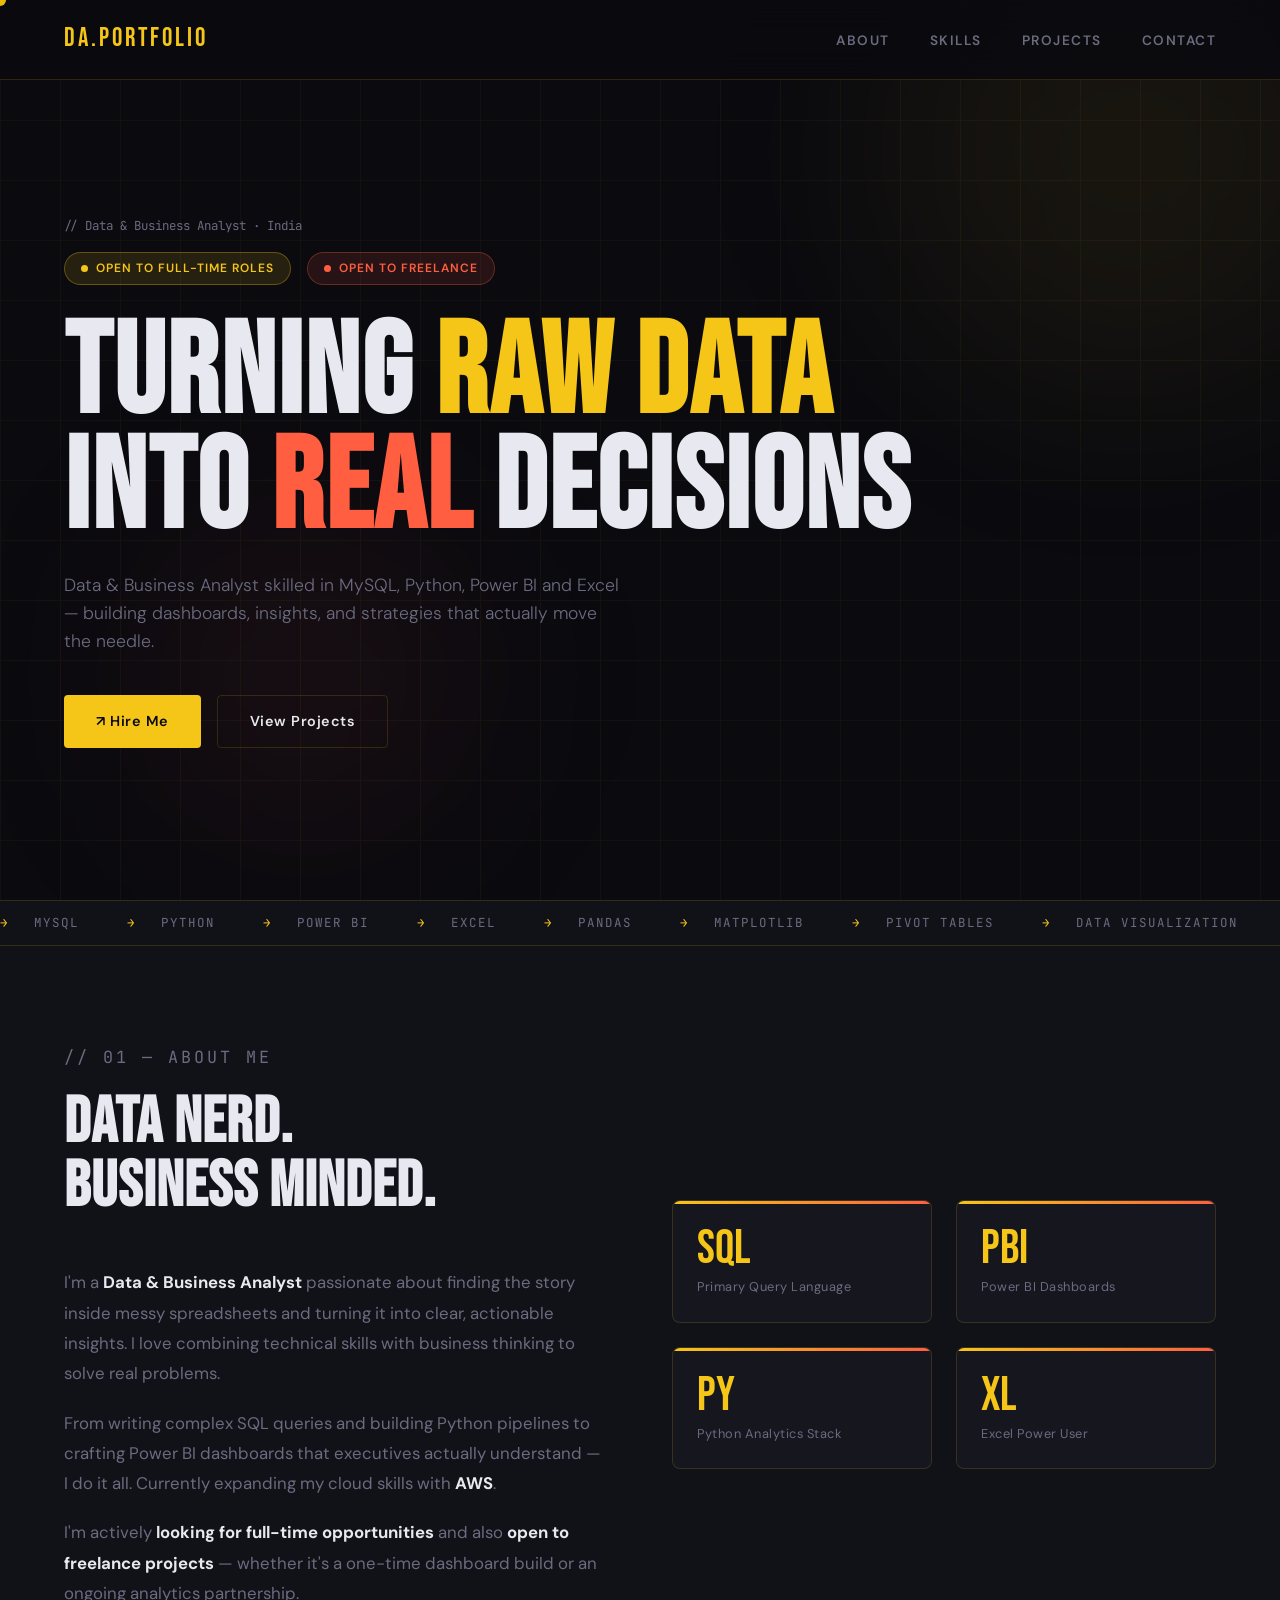
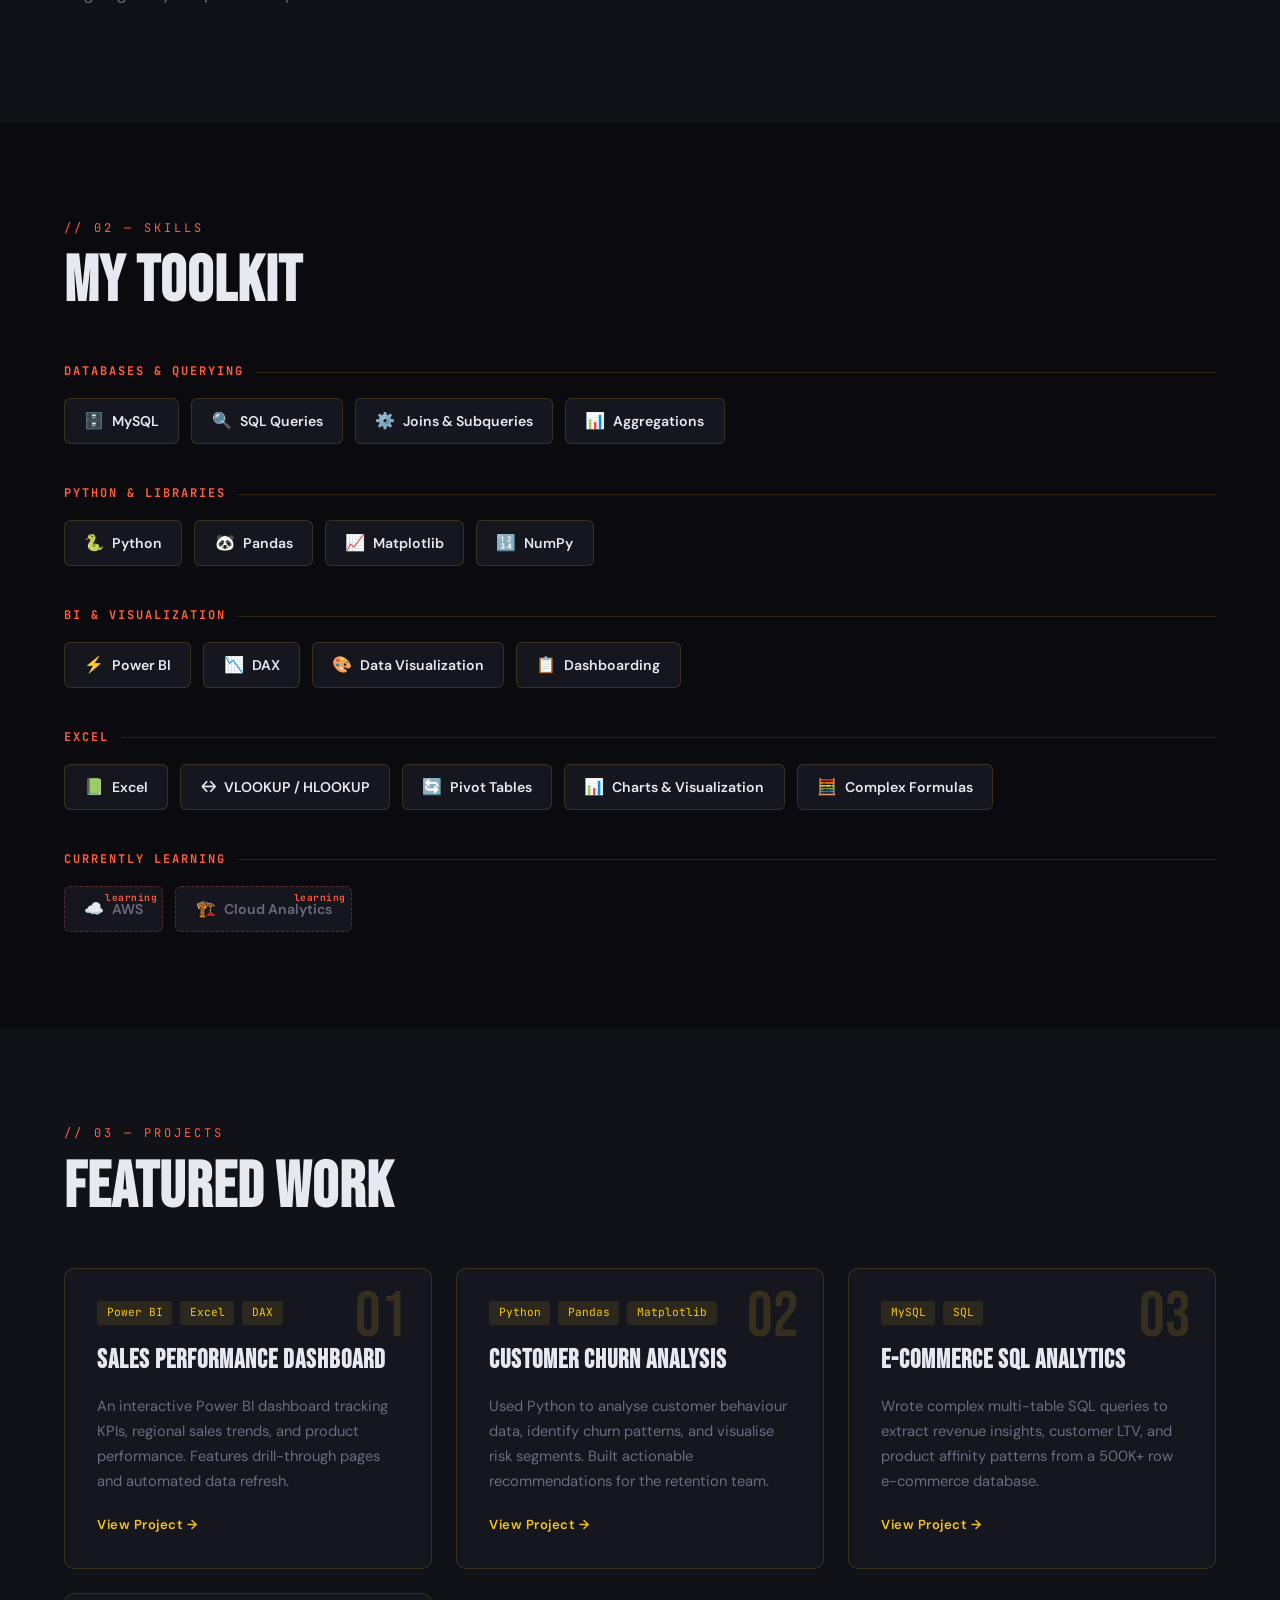
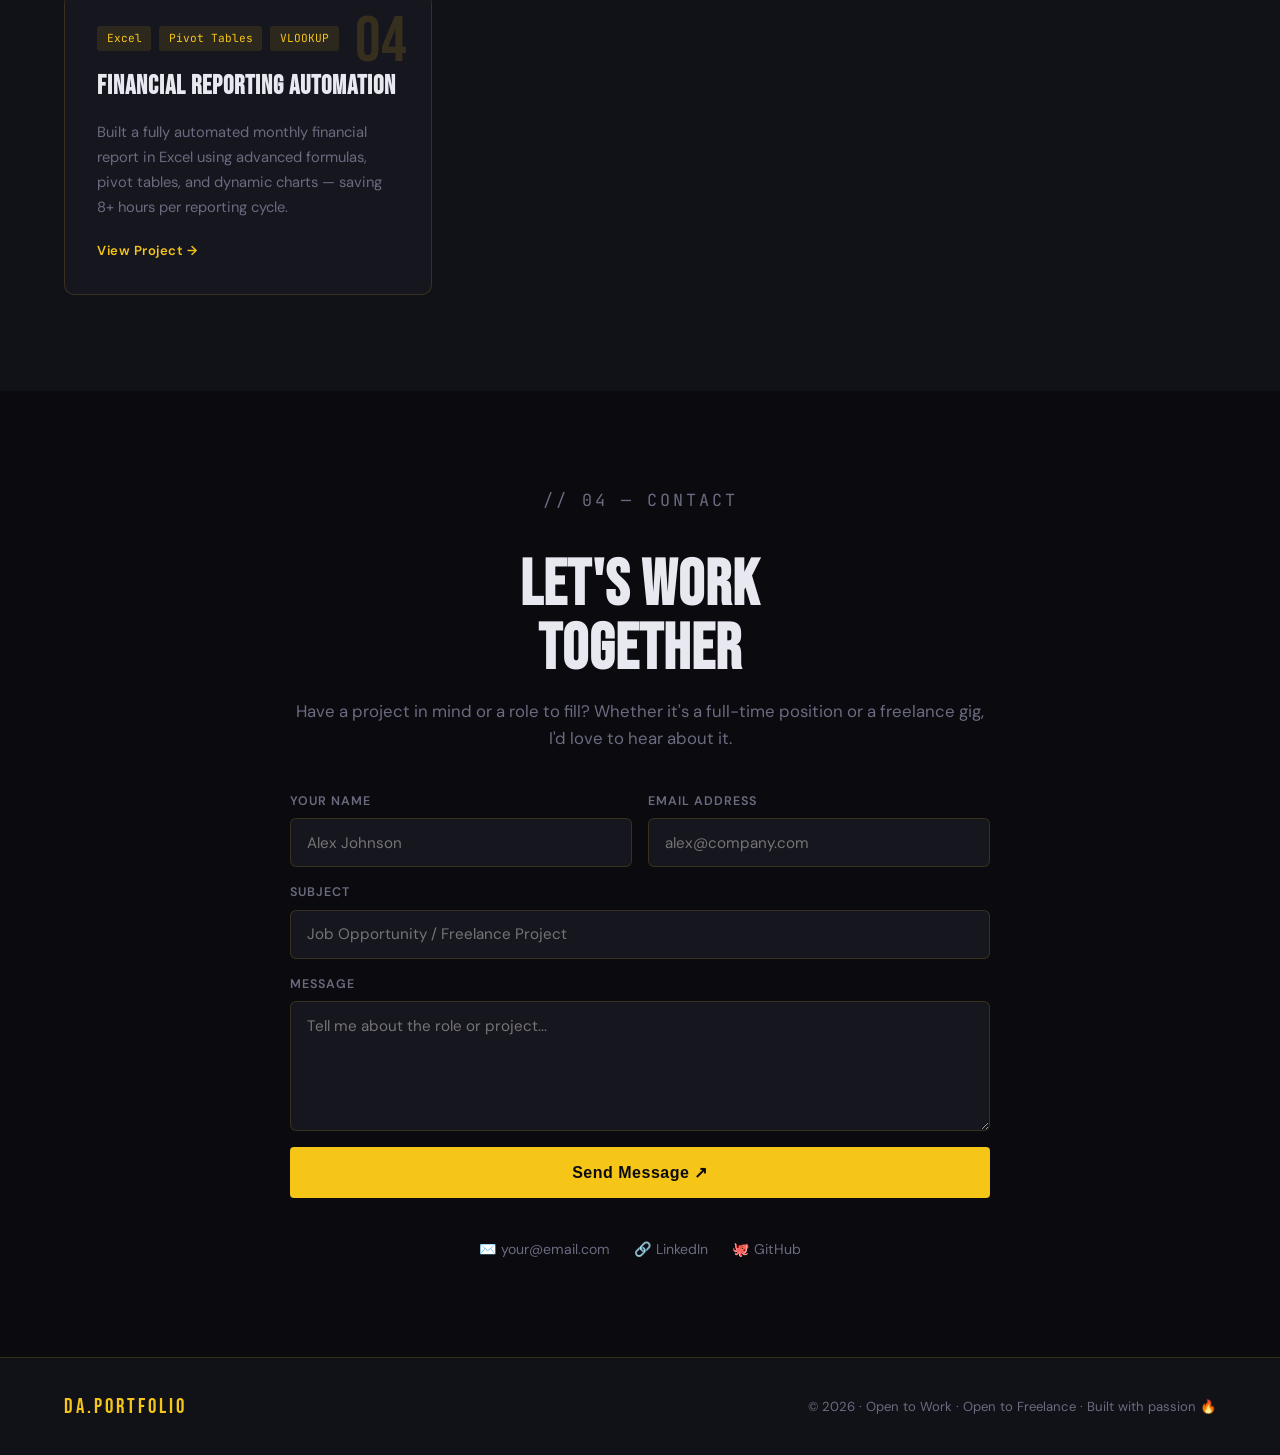
<file: port.html>
<!DOCTYPE html>
<html lang="en">
<head>
<meta charset="UTF-8" />
<meta name="viewport" content="width=device-width, initial-scale=1.0"/>
<title>Portfolio — Data & Business Analyst</title>
<link href="https://fonts.googleapis.com/css2?family=Bebas+Neue&family=DM+Sans:ital,wght@0,300;0,400;0,600;1,300&family=JetBrains+Mono:wght@400;700&display=swap" rel="stylesheet"/>
<style>
  :root {
    --bg: #0a0a0f;
    --surface: #111118;
    --card: #16161f;
    --accent: #f5c518;
    --accent2: #ff5f40;
    --text: #e8e8f0;
    --muted: #6b6b80;
    --border: rgba(245,197,24,0.15);
    --glow: rgba(245,197,24,0.08);
  }

  *, *::before, *::after { box-sizing: border-box; margin: 0; padding: 0; }

  html { scroll-behavior: smooth; }

  body {
    background: var(--bg);
    color: var(--text);
    font-family: 'DM Sans', sans-serif;
    font-size: 16px;
    line-height: 1.6;
    overflow-x: hidden;
    cursor: none;
  }

  /* CUSTOM CURSOR */
  .cursor {
    position: fixed; top: 0; left: 0; z-index: 9999;
    width: 12px; height: 12px;
    background: var(--accent);
    border-radius: 50%;
    pointer-events: none;
    transform: translate(-50%,-50%);
    transition: transform 0.1s, width 0.2s, height 0.2s, background 0.2s;
    mix-blend-mode: difference;
  }
  .cursor.grow { width: 40px; height: 40px; background: var(--accent2); }

  /* NAV */
  nav {
    position: fixed; top: 0; left: 0; right: 0; z-index: 100;
    display: flex; align-items: center; justify-content: space-between;
    padding: 1.2rem 4rem;
    background: rgba(10,10,15,0.85);
    backdrop-filter: blur(16px);
    border-bottom: 1px solid var(--border);
    animation: fadeDown 0.6s ease both;
  }
  .nav-logo {
    font-family: 'Bebas Neue', sans-serif;
    font-size: 1.6rem;
    color: var(--accent);
    letter-spacing: 3px;
  }
  .nav-links { display: flex; gap: 2.5rem; list-style: none; }
  .nav-links a {
    color: var(--muted); text-decoration: none;
    font-size: 0.85rem; font-weight: 600; letter-spacing: 1.5px;
    text-transform: uppercase;
    transition: color 0.2s;
  }
  .nav-links a:hover { color: var(--accent); }

  /* BADGE */
  .badge {
    display: inline-flex; align-items: center; gap: 0.5rem;
    padding: 0.35rem 1rem;
    border-radius: 100px;
    font-size: 0.75rem; font-weight: 600; letter-spacing: 1px;
    text-transform: uppercase;
  }
  .badge-job {
    background: rgba(245,197,24,0.12);
    color: var(--accent);
    border: 1px solid rgba(245,197,24,0.3);
  }
  .badge-freelance {
    background: rgba(255,95,64,0.12);
    color: var(--accent2);
    border: 1px solid rgba(255,95,64,0.3);
  }
  .badge .dot {
    width: 7px; height: 7px; border-radius: 50%;
    animation: pulse 1.6s infinite;
  }
  .badge-job .dot { background: var(--accent); }
  .badge-freelance .dot { background: var(--accent2); }
  @keyframes pulse {
    0%,100% { opacity: 1; transform: scale(1); }
    50% { opacity: 0.4; transform: scale(0.7); }
  }

  /* HERO */
  #hero {
    min-height: 100vh;
    display: flex; align-items: center;
    padding: 8rem 4rem 4rem;
    position: relative;
    overflow: hidden;
  }
  .hero-grid {
    position: absolute; inset: 0; opacity: 0.04;
    background-image:
      linear-gradient(var(--accent) 1px, transparent 1px),
      linear-gradient(90deg, var(--accent) 1px, transparent 1px);
    background-size: 60px 60px;
  }
  .hero-blob {
    position: absolute;
    border-radius: 50%;
    filter: blur(100px);
    pointer-events: none;
  }
  .blob1 { width: 500px; height: 500px; background: rgba(245,197,24,0.06); top: -100px; right: -100px; }
  .blob2 { width: 350px; height: 350px; background: rgba(255,95,64,0.06); bottom: 50px; left: 10%; }

  .hero-content { position: relative; z-index: 1; max-width: 850px; }
  .hero-badges { display: flex; gap: 1rem; margin-bottom: 2rem; flex-wrap: wrap;
    animation: fadeUp 0.6s 0.2s ease both; }
  .hero-tag {
    font-family: 'JetBrains Mono', monospace;
    font-size: 0.78rem; color: var(--muted);
    margin-bottom: 1rem;
    animation: fadeUp 0.6s 0.1s ease both;
  }
  h1 {
    font-family: 'Bebas Neue', sans-serif;
    font-size: clamp(4rem, 10vw, 9rem);
    line-height: 0.9;
    letter-spacing: 2px;
    animation: fadeUp 0.7s 0.3s ease both;
    color: var(--text);
  }
  h1 .accent { color: var(--accent); }
  h1 .accent2 { color: var(--accent2); }
  .hero-sub {
    font-size: 1.1rem; color: var(--muted); max-width: 560px;
    margin-top: 1.5rem; font-weight: 300;
    animation: fadeUp 0.7s 0.45s ease both;
  }
  .hero-cta {
    display: flex; gap: 1rem; margin-top: 2.5rem; flex-wrap: wrap;
    animation: fadeUp 0.7s 0.55s ease both;
  }
  .btn {
    display: inline-flex; align-items: center; gap: 0.5rem;
    padding: 0.85rem 2rem;
    font-weight: 600; font-size: 0.9rem; letter-spacing: 0.5px;
    border-radius: 4px;
    text-decoration: none;
    transition: all 0.25s;
    border: none; cursor: none;
  }
  .btn-primary {
    background: var(--accent); color: #0a0a0f;
  }
  .btn-primary:hover { background: #ffe066; transform: translateY(-2px); }
  .btn-secondary {
    background: transparent; color: var(--text);
    border: 1px solid var(--border);
  }
  .btn-secondary:hover { border-color: var(--accent); color: var(--accent); transform: translateY(-2px); }

  /* TICKER */
  .ticker-wrap {
    overflow: hidden; border-top: 1px solid var(--border); border-bottom: 1px solid var(--border);
    background: var(--surface);
    padding: 0.75rem 0;
  }
  .ticker {
    display: flex; gap: 3rem;
    animation: ticker 25s linear infinite;
    white-space: nowrap;
  }
  .ticker-item {
    font-family: 'JetBrains Mono', monospace;
    font-size: 0.78rem; letter-spacing: 2px; color: var(--muted);
    text-transform: uppercase;
  }
  .ticker-item span { color: var(--accent); margin-right: 1rem; }
  @keyframes ticker { from { transform: translateX(0); } to { transform: translateX(-50%); } }

  /* SECTIONS */
  section { padding: 6rem 4rem; }
  .section-label {
    font-family: 'JetBrains Mono', monospace;
    font-size: 0.75rem; color: var(--accent2);
    letter-spacing: 3px; text-transform: uppercase;
    margin-bottom: 0.75rem;
  }
  .section-title {
    font-family: 'Bebas Neue', sans-serif;
    font-size: clamp(2.5rem, 5vw, 4.5rem);
    line-height: 1; letter-spacing: 1px;
    margin-bottom: 3rem;
  }

  /* ABOUT */
  #about { background: var(--surface); }
  .about-grid {
    display: grid; grid-template-columns: 1fr 1fr; gap: 4rem; align-items: center;
  }
  .about-text p { color: var(--muted); font-size: 1.05rem; line-height: 1.8; margin-bottom: 1.2rem; }
  .about-text p strong { color: var(--text); }
  .about-stats {
    display: grid; grid-template-columns: 1fr 1fr; gap: 1.5rem;
  }
  .stat-card {
    background: var(--card);
    border: 1px solid var(--border);
    border-radius: 8px;
    padding: 1.5rem;
    position: relative; overflow: hidden;
    transition: transform 0.2s, border-color 0.2s;
  }
  .stat-card:hover { transform: translateY(-4px); border-color: var(--accent); }
  .stat-card::before {
    content: ''; position: absolute; top: 0; left: 0; right: 0; height: 3px;
    background: linear-gradient(90deg, var(--accent), var(--accent2));
  }
  .stat-num {
    font-family: 'Bebas Neue', sans-serif;
    font-size: 3rem; color: var(--accent); line-height: 1;
  }
  .stat-label { font-size: 0.8rem; color: var(--muted); margin-top: 0.25rem; letter-spacing: 0.5px; }

  /* SKILLS */
  #skills { background: var(--bg); }
  .skills-categories { display: flex; flex-direction: column; gap: 2.5rem; }
  .skill-category h3 {
    font-family: 'JetBrains Mono', monospace;
    font-size: 0.75rem; color: var(--accent2);
    letter-spacing: 2px; text-transform: uppercase;
    margin-bottom: 1rem;
    display: flex; align-items: center; gap: 0.75rem;
  }
  .skill-category h3::after {
    content: ''; flex: 1; height: 1px; background: var(--border);
  }
  .skills-row { display: flex; flex-wrap: wrap; gap: 0.75rem; }
  .skill-pill {
    display: flex; align-items: center; gap: 0.5rem;
    padding: 0.6rem 1.2rem;
    background: var(--card);
    border: 1px solid var(--border);
    border-radius: 6px;
    font-size: 0.88rem; font-weight: 600;
    transition: all 0.2s;
    position: relative; overflow: hidden;
  }
  .skill-pill:hover {
    border-color: var(--accent);
    color: var(--accent);
    transform: translateY(-3px);
    box-shadow: 0 8px 24px rgba(245,197,24,0.1);
  }
  .skill-icon { font-size: 1rem; }
  .skill-pill.learning {
    border-style: dashed; border-color: rgba(255,95,64,0.3); color: var(--muted);
  }
  .skill-pill.learning::after {
    content: 'learning'; position: absolute; top: 3px; right: 5px;
    font-size: 0.6rem; color: var(--accent2); font-family: 'JetBrains Mono', monospace;
    letter-spacing: 0.5px;
  }

  /* PROJECTS */
  #projects { background: var(--surface); }
  .projects-grid { display: grid; grid-template-columns: repeat(auto-fit, minmax(340px, 1fr)); gap: 1.5rem; }
  .project-card {
    background: var(--card);
    border: 1px solid var(--border);
    border-radius: 10px;
    padding: 2rem;
    position: relative; overflow: hidden;
    transition: all 0.3s;
  }
  .project-card:hover { transform: translateY(-6px); border-color: var(--accent); box-shadow: 0 20px 40px rgba(0,0,0,0.4); }
  .project-card::after {
    content: ''; position: absolute; inset: 0;
    background: linear-gradient(135deg, var(--glow), transparent);
    opacity: 0; transition: opacity 0.3s;
  }
  .project-card:hover::after { opacity: 1; }
  .project-num {
    font-family: 'Bebas Neue', sans-serif;
    font-size: 4rem; color: var(--border);
    position: absolute; top: 1rem; right: 1.5rem;
    line-height: 1;
  }
  .project-tags { display: flex; gap: 0.5rem; flex-wrap: wrap; margin-bottom: 1rem; }
  .project-tag {
    font-family: 'JetBrains Mono', monospace;
    font-size: 0.7rem; color: var(--accent);
    background: rgba(245,197,24,0.1);
    padding: 0.2rem 0.6rem; border-radius: 3px;
  }
  .project-card h3 {
    font-family: 'Bebas Neue', sans-serif;
    font-size: 1.6rem; letter-spacing: 1px; margin-bottom: 0.75rem;
  }
  .project-card p { color: var(--muted); font-size: 0.92rem; line-height: 1.7; }
  .project-link {
    display: inline-flex; align-items: center; gap: 0.4rem;
    margin-top: 1.25rem;
    font-size: 0.82rem; font-weight: 600;
    color: var(--accent); text-decoration: none; letter-spacing: 0.5px;
  }
  .project-link:hover { gap: 0.7rem; }

  /* CONTACT */
  #contact { background: var(--bg); }
  .contact-inner {
    max-width: 700px; margin: 0 auto; text-align: center;
  }
  .contact-inner .section-title { margin-bottom: 1rem; }
  .contact-inner p { color: var(--muted); font-size: 1.05rem; margin-bottom: 2.5rem; }
  .contact-form {
    display: flex; flex-direction: column; gap: 1rem;
    text-align: left;
  }
  .form-row { display: grid; grid-template-columns: 1fr 1fr; gap: 1rem; }
  .form-group { display: flex; flex-direction: column; gap: 0.4rem; }
  label {
    font-size: 0.78rem; font-weight: 600; letter-spacing: 1px;
    text-transform: uppercase; color: var(--muted);
  }
  input, textarea {
    background: var(--card);
    border: 1px solid var(--border);
    border-radius: 6px;
    padding: 0.85rem 1rem;
    color: var(--text); font-family: 'DM Sans', sans-serif;
    font-size: 0.95rem;
    transition: border-color 0.2s, box-shadow 0.2s;
    cursor: none;
  }
  input:focus, textarea:focus {
    outline: none;
    border-color: var(--accent);
    box-shadow: 0 0 0 3px rgba(245,197,24,0.08);
  }
  textarea { resize: vertical; min-height: 130px; }
  .btn-full { width: 100%; justify-content: center; padding: 1rem; font-size: 1rem; }

  .contact-alts {
    display: flex; gap: 1.5rem; justify-content: center; margin-top: 2.5rem; flex-wrap: wrap;
  }
  .contact-alt-link {
    display: flex; align-items: center; gap: 0.5rem;
    color: var(--muted); text-decoration: none; font-size: 0.88rem;
    transition: color 0.2s;
  }
  .contact-alt-link:hover { color: var(--accent); }

  /* FOOTER */
  footer {
    background: var(--surface);
    border-top: 1px solid var(--border);
    padding: 2rem 4rem;
    display: flex; align-items: center; justify-content: space-between;
    flex-wrap: wrap; gap: 1rem;
  }
  footer p { font-size: 0.82rem; color: var(--muted); }
  footer .footer-logo {
    font-family: 'Bebas Neue', sans-serif;
    font-size: 1.3rem; color: var(--accent); letter-spacing: 3px;
  }

  /* SCROLL REVEAL */
  .reveal { opacity: 0; transform: translateY(30px); transition: opacity 0.7s ease, transform 0.7s ease; }
  .reveal.visible { opacity: 1; transform: translateY(0); }

  /* ANIMATIONS */
  @keyframes fadeUp { from { opacity: 0; transform: translateY(24px); } to { opacity: 1; transform: translateY(0); } }
  @keyframes fadeDown { from { opacity: 0; transform: translateY(-16px); } to { opacity: 1; transform: translateY(0); } }

  /* MOBILE */
  @media (max-width: 768px) {
    nav { padding: 1rem 1.5rem; }
    .nav-links { display: none; }
    #hero, section { padding: 5rem 1.5rem 3rem; }
    .about-grid { grid-template-columns: 1fr; gap: 2rem; }
    .form-row { grid-template-columns: 1fr; }
    footer { padding: 1.5rem; flex-direction: column; text-align: center; }
    body { cursor: auto; }
    .cursor { display: none; }
  }
</style>
</head>
<body>

<div class="cursor" id="cursor"></div>

<!-- NAV -->
<nav>
  <div class="nav-logo">DA.Portfolio</div>
  <ul class="nav-links">
    <li><a href="#about">About</a></li>
    <li><a href="#skills">Skills</a></li>
    <li><a href="#projects">Projects</a></li>
    <li><a href="#contact">Contact</a></li>
  </ul>
</nav>

<!-- HERO -->
<section id="hero">
  <div class="hero-grid"></div>
  <div class="hero-blob blob1"></div>
  <div class="hero-blob blob2"></div>
  <div class="hero-content">
    <p class="hero-tag">// Data & Business Analyst · India</p>
    <div class="hero-badges">
      <span class="badge badge-job"><span class="dot"></span> Open to Full-Time Roles</span>
      <span class="badge badge-freelance"><span class="dot"></span> Open to Freelance</span>
    </div>
    <h1>Turning <span class="accent">Raw Data</span> Into <span class="accent2">Real</span> Decisions</h1>
    <p class="hero-sub">Data & Business Analyst skilled in MySQL, Python, Power BI and Excel — building dashboards, insights, and strategies that actually move the needle.</p>
    <div class="hero-cta">
      <a href="#contact" class="btn btn-primary">↗ Hire Me</a>
      <a href="#projects" class="btn btn-secondary">View Projects</a>
    </div>
  </div>
</section>

<!-- TICKER -->
<div class="ticker-wrap">
  <div class="ticker">
    <span class="ticker-item"><span>→</span> MySQL</span>
    <span class="ticker-item"><span>→</span> Python</span>
    <span class="ticker-item"><span>→</span> Power BI</span>
    <span class="ticker-item"><span>→</span> Excel</span>
    <span class="ticker-item"><span>→</span> Pandas</span>
    <span class="ticker-item"><span>→</span> Matplotlib</span>
    <span class="ticker-item"><span>→</span> Pivot Tables</span>
    <span class="ticker-item"><span>→</span> Data Visualization</span>
    <span class="ticker-item"><span>→</span> Business Analytics</span>
    <span class="ticker-item"><span>→</span> AWS (Learning)</span>
    <!-- duplicated for seamless loop -->
    <span class="ticker-item"><span>→</span> MySQL</span>
    <span class="ticker-item"><span>→</span> Python</span>
    <span class="ticker-item"><span>→</span> Power BI</span>
    <span class="ticker-item"><span>→</span> Excel</span>
    <span class="ticker-item"><span>→</span> Pandas</span>
    <span class="ticker-item"><span>→</span> Matplotlib</span>
    <span class="ticker-item"><span>→</span> Pivot Tables</span>
    <span class="ticker-item"><span>→</span> Data Visualization</span>
    <span class="ticker-item"><span>→</span> Business Analytics</span>
    <span class="ticker-item"><span>→</span> AWS (Learning)</span>
  </div>
</div>

<!-- ABOUT -->
<section id="about">
  <div class="about-grid reveal">
    <div class="about-text">
      <p class="section-label">// 01 — About Me</p>
      <h2 class="section-title">Data Nerd.<br>Business Minded.</h2>
      <p>I'm a <strong>Data & Business Analyst</strong> passionate about finding the story inside messy spreadsheets and turning it into clear, actionable insights. I love combining technical skills with business thinking to solve real problems.</p>
      <p>From writing complex SQL queries and building Python pipelines to crafting Power BI dashboards that executives actually understand — I do it all. Currently expanding my cloud skills with <strong>AWS</strong>.</p>
      <p>I'm actively <strong>looking for full-time opportunities</strong> and also <strong>open to freelance projects</strong> — whether it's a one-time dashboard build or an ongoing analytics partnership.</p>
    </div>
    <div class="about-stats">
      <div class="stat-card">
        <div class="stat-num">SQL</div>
        <div class="stat-label">Primary Query Language</div>
      </div>
      <div class="stat-card">
        <div class="stat-num">PBI</div>
        <div class="stat-label">Power BI Dashboards</div>
      </div>
      <div class="stat-card">
        <div class="stat-num">PY</div>
        <div class="stat-label">Python Analytics Stack</div>
      </div>
      <div class="stat-card">
        <div class="stat-num">XL</div>
        <div class="stat-label">Excel Power User</div>
      </div>
    </div>
  </div>
</section>

<!-- SKILLS -->
<section id="skills">
  <p class="section-label reveal">// 02 — Skills</p>
  <h2 class="section-title reveal">My Toolkit</h2>
  <div class="skills-categories reveal">
    <div class="skill-category">
      <h3>Databases & Querying</h3>
      <div class="skills-row">
        <div class="skill-pill"><span class="skill-icon">🗄️</span> MySQL</div>
        <div class="skill-pill"><span class="skill-icon">🔍</span> SQL Queries</div>
        <div class="skill-pill"><span class="skill-icon">⚙️</span> Joins & Subqueries</div>
        <div class="skill-pill"><span class="skill-icon">📊</span> Aggregations</div>
      </div>
    </div>
    <div class="skill-category">
      <h3>Python & Libraries</h3>
      <div class="skills-row">
        <div class="skill-pill"><span class="skill-icon">🐍</span> Python</div>
        <div class="skill-pill"><span class="skill-icon">🐼</span> Pandas</div>
        <div class="skill-pill"><span class="skill-icon">📈</span> Matplotlib</div>
        <div class="skill-pill"><span class="skill-icon">🔢</span> NumPy</div>
      </div>
    </div>
    <div class="skill-category">
      <h3>BI & Visualization</h3>
      <div class="skills-row">
        <div class="skill-pill"><span class="skill-icon">⚡</span> Power BI</div>
        <div class="skill-pill"><span class="skill-icon">📉</span> DAX</div>
        <div class="skill-pill"><span class="skill-icon">🎨</span> Data Visualization</div>
        <div class="skill-pill"><span class="skill-icon">📋</span> Dashboarding</div>
      </div>
    </div>
    <div class="skill-category">
      <h3>Excel</h3>
      <div class="skills-row">
        <div class="skill-pill"><span class="skill-icon">📗</span> Excel</div>
        <div class="skill-pill"><span class="skill-icon">↔️</span> VLOOKUP / HLOOKUP</div>
        <div class="skill-pill"><span class="skill-icon">🔄</span> Pivot Tables</div>
        <div class="skill-pill"><span class="skill-icon">📊</span> Charts & Visualization</div>
        <div class="skill-pill"><span class="skill-icon">🧮</span> Complex Formulas</div>
      </div>
    </div>
    <div class="skill-category">
      <h3>Currently Learning</h3>
      <div class="skills-row">
        <div class="skill-pill learning"><span class="skill-icon">☁️</span> AWS</div>
        <div class="skill-pill learning"><span class="skill-icon">🏗️</span> Cloud Analytics</div>
      </div>
    </div>
  </div>
</section>

<!-- PROJECTS -->
<section id="projects">
  <p class="section-label reveal">// 03 — Projects</p>
  <h2 class="section-title reveal">Featured Work</h2>
  <div class="projects-grid reveal">
    <div class="project-card">
      <div class="project-num">01</div>
      <div class="project-tags">
        <span class="project-tag">Power BI</span>
        <span class="project-tag">Excel</span>
        <span class="project-tag">DAX</span>
      </div>
      <h3>Sales Performance Dashboard</h3>
      <p>An interactive Power BI dashboard tracking KPIs, regional sales trends, and product performance. Features drill-through pages and automated data refresh.</p>
      <a href="#" class="project-link">View Project →</a>
    </div>
    <div class="project-card">
      <div class="project-num">02</div>
      <div class="project-tags">
        <span class="project-tag">Python</span>
        <span class="project-tag">Pandas</span>
        <span class="project-tag">Matplotlib</span>
      </div>
      <h3>Customer Churn Analysis</h3>
      <p>Used Python to analyse customer behaviour data, identify churn patterns, and visualise risk segments. Built actionable recommendations for the retention team.</p>
      <a href="#" class="project-link">View Project →</a>
    </div>
    <div class="project-card">
      <div class="project-num">03</div>
      <div class="project-tags">
        <span class="project-tag">MySQL</span>
        <span class="project-tag">SQL</span>
      </div>
      <h3>E-commerce SQL Analytics</h3>
      <p>Wrote complex multi-table SQL queries to extract revenue insights, customer LTV, and product affinity patterns from a 500K+ row e-commerce database.</p>
      <a href="#" class="project-link">View Project →</a>
    </div>
    <div class="project-card">
      <div class="project-num">04</div>
      <div class="project-tags">
        <span class="project-tag">Excel</span>
        <span class="project-tag">Pivot Tables</span>
        <span class="project-tag">VLOOKUP</span>
      </div>
      <h3>Financial Reporting Automation</h3>
      <p>Built a fully automated monthly financial report in Excel using advanced formulas, pivot tables, and dynamic charts — saving 8+ hours per reporting cycle.</p>
      <a href="#" class="project-link">View Project →</a>
    </div>
  </div>
</section>

<!-- CONTACT -->
<section id="contact">
  <div class="contact-inner reveal">
    <p class="section-label">// 04 — Contact</p>
    <h2 class="section-title">Let's Work<br>Together</h2>
    <p>Have a project in mind or a role to fill? Whether it's a full-time position or a freelance gig, I'd love to hear about it.</p>
    <div class="contact-form">
      <div class="form-row">
        <div class="form-group">
          <label for="name">Your Name</label>
          <input type="text" id="name" placeholder="Alex Johnson" />
        </div>
        <div class="form-group">
          <label for="email">Email Address</label>
          <input type="email" id="email" placeholder="alex@company.com" />
        </div>
      </div>
      <div class="form-group">
        <label for="subject">Subject</label>
        <input type="text" id="subject" placeholder="Job Opportunity / Freelance Project" />
      </div>
      <div class="form-group">
        <label for="msg">Message</label>
        <textarea id="msg" placeholder="Tell me about the role or project..."></textarea>
      </div>
      <button class="btn btn-primary btn-full" onclick="handleSend()">Send Message ↗</button>
    </div>
    <div class="contact-alts">
      <a href="mailto:your@email.com" class="contact-alt-link">✉️ your@email.com</a>
      <a href="https://linkedin.com" class="contact-alt-link" target="_blank">🔗 LinkedIn</a>
      <a href="https://github.com" class="contact-alt-link" target="_blank">🐙 GitHub</a>
    </div>
  </div>
</section>

<!-- FOOTER -->
<footer>
  <div class="footer-logo">DA.Portfolio</div>
  <p>© 2026 · Open to Work · Open to Freelance · Built with passion 🔥</p>
</footer>

<script>
  // Cursor
  const cursor = document.getElementById('cursor');
  document.addEventListener('mousemove', e => {
    cursor.style.left = e.clientX + 'px';
    cursor.style.top = e.clientY + 'px';
  });
  document.querySelectorAll('a, button, input, textarea, .skill-pill, .project-card, .stat-card').forEach(el => {
    el.addEventListener('mouseenter', () => cursor.classList.add('grow'));
    el.addEventListener('mouseleave', () => cursor.classList.remove('grow'));
  });

  // Scroll reveal
  const reveals = document.querySelectorAll('.reveal');
  const observer = new IntersectionObserver(entries => {
    entries.forEach((e, i) => {
      if (e.isIntersecting) {
        setTimeout(() => e.target.classList.add('visible'), i * 80);
        observer.unobserve(e.target);
      }
    });
  }, { threshold: 0.1 });
  reveals.forEach(r => observer.observe(r));

  // Contact send
  function handleSend() {
    const btn = document.querySelector('.btn-full');
    btn.textContent = '✓ Message Sent!';
    btn.style.background = '#22c55e';
    setTimeout(() => {
      btn.textContent = 'Send Message ↗';
      btn.style.background = '';
    }, 3000);
  }
</script>
</body>
</html>
</file>
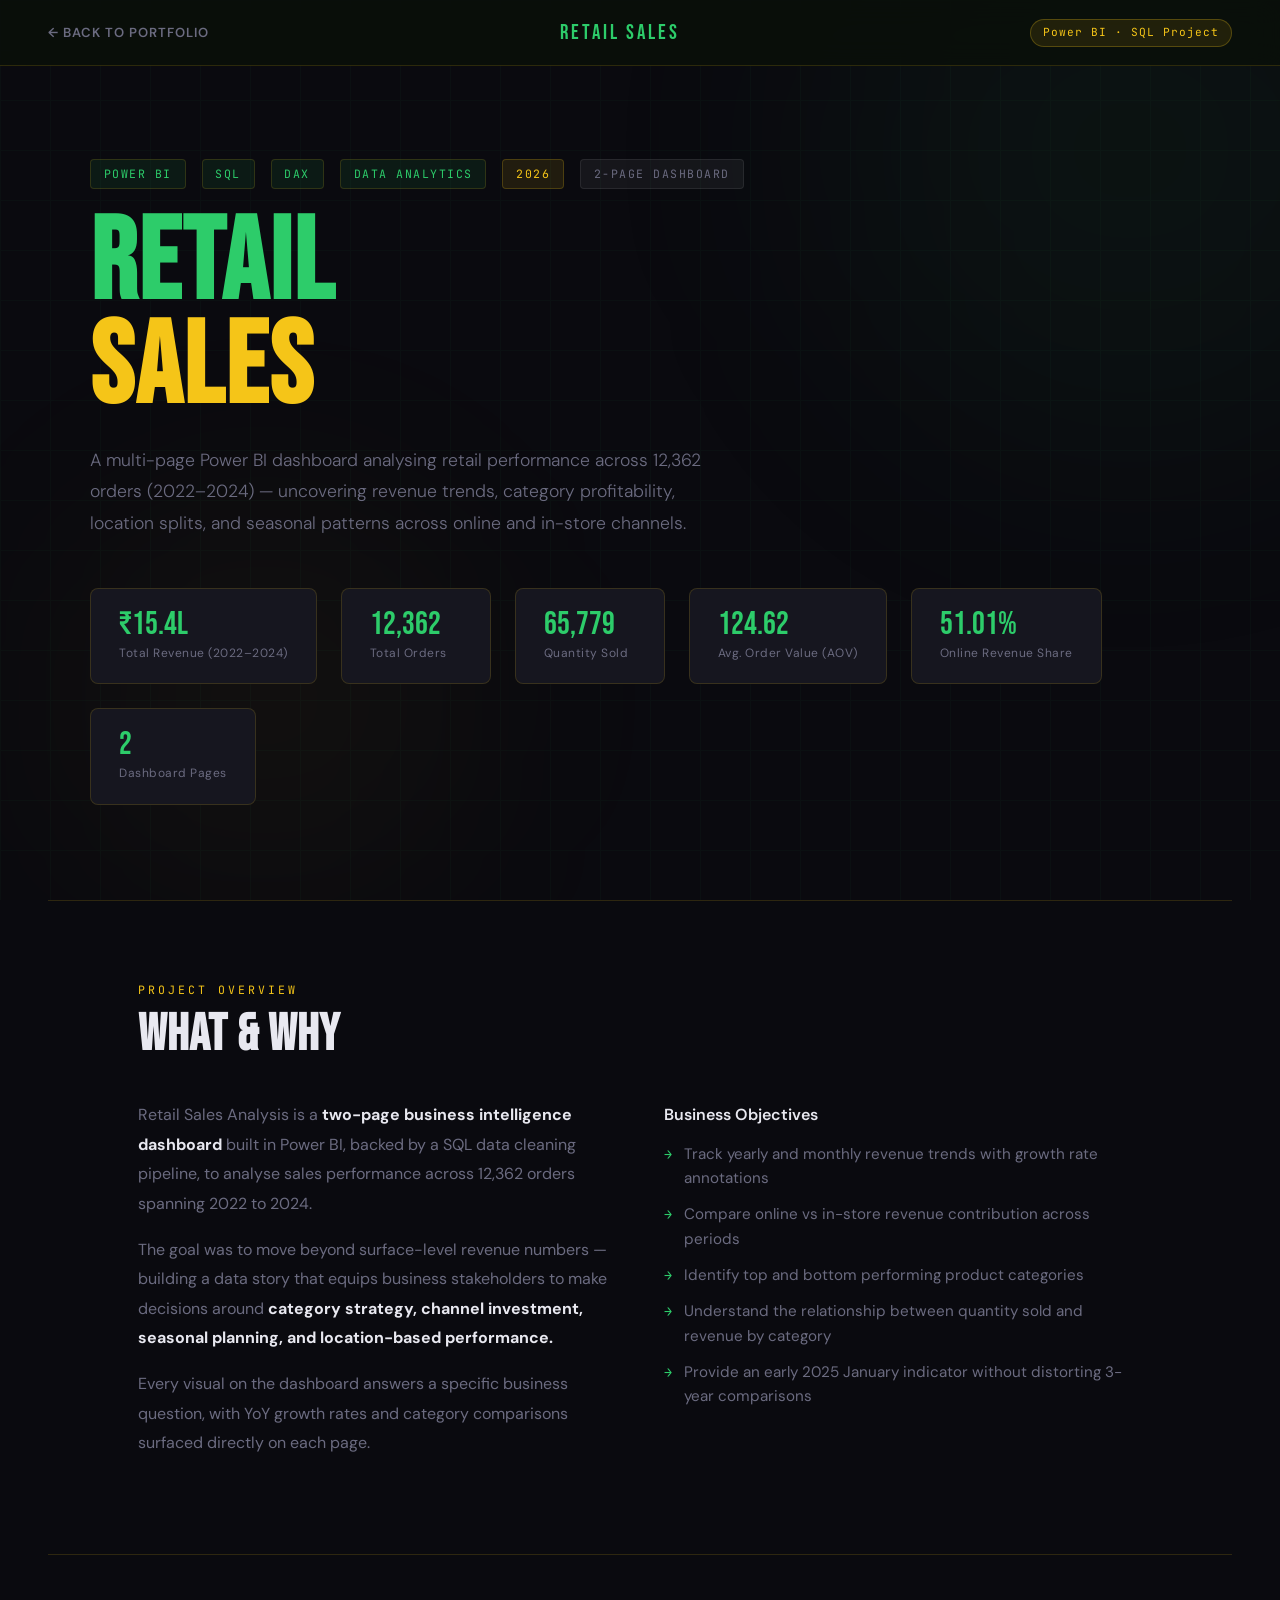
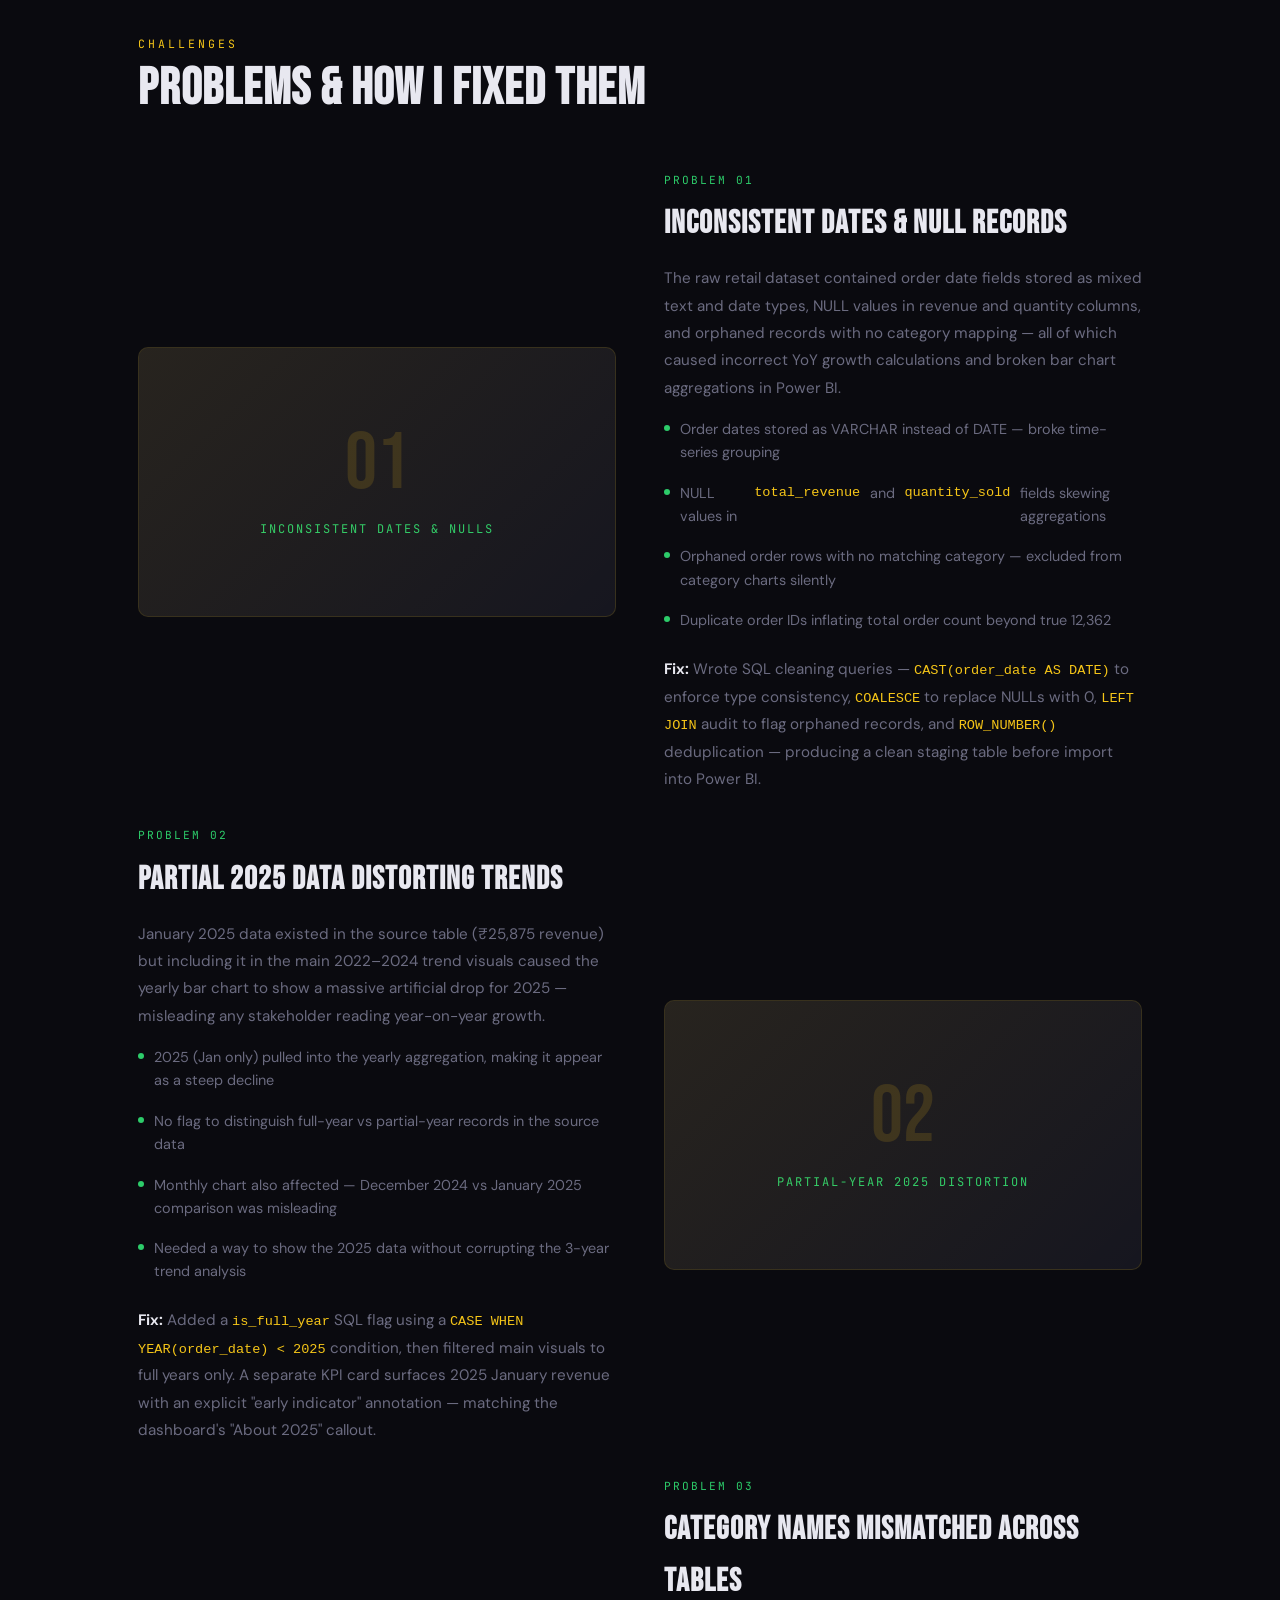
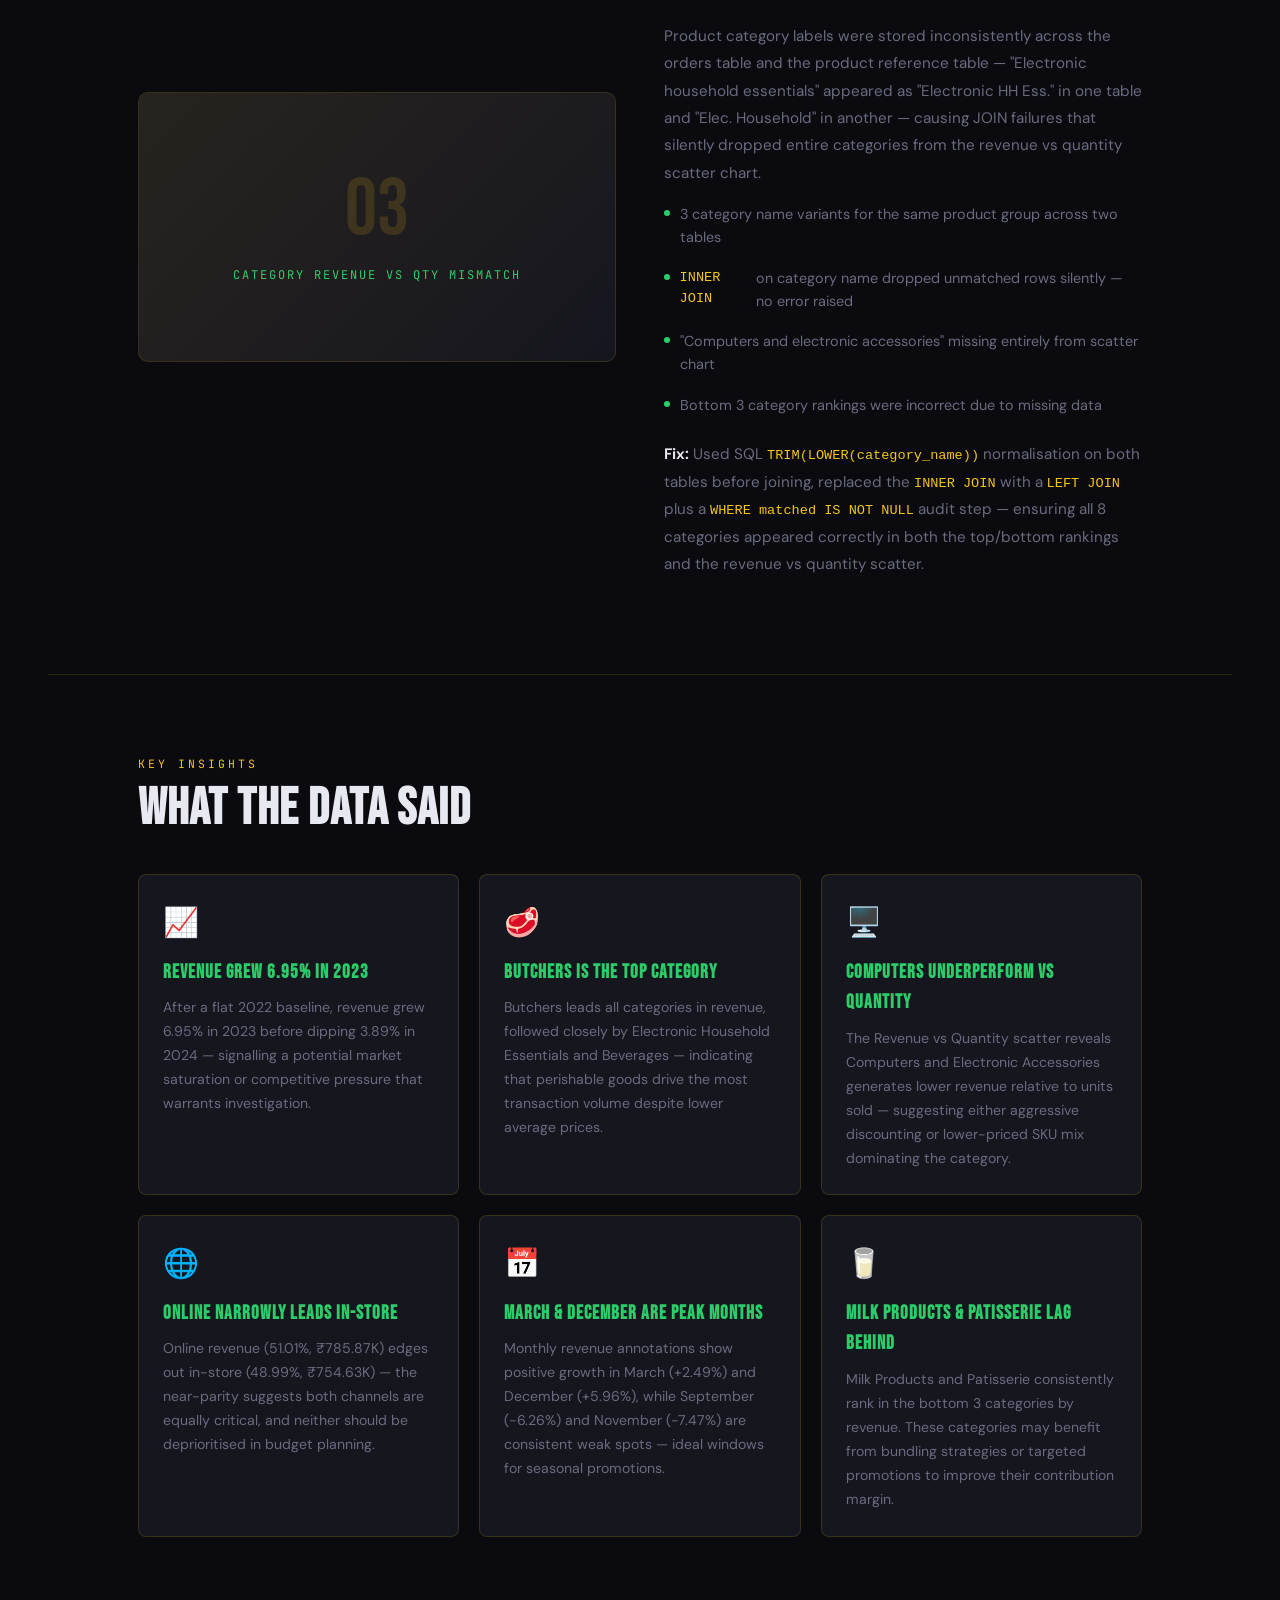
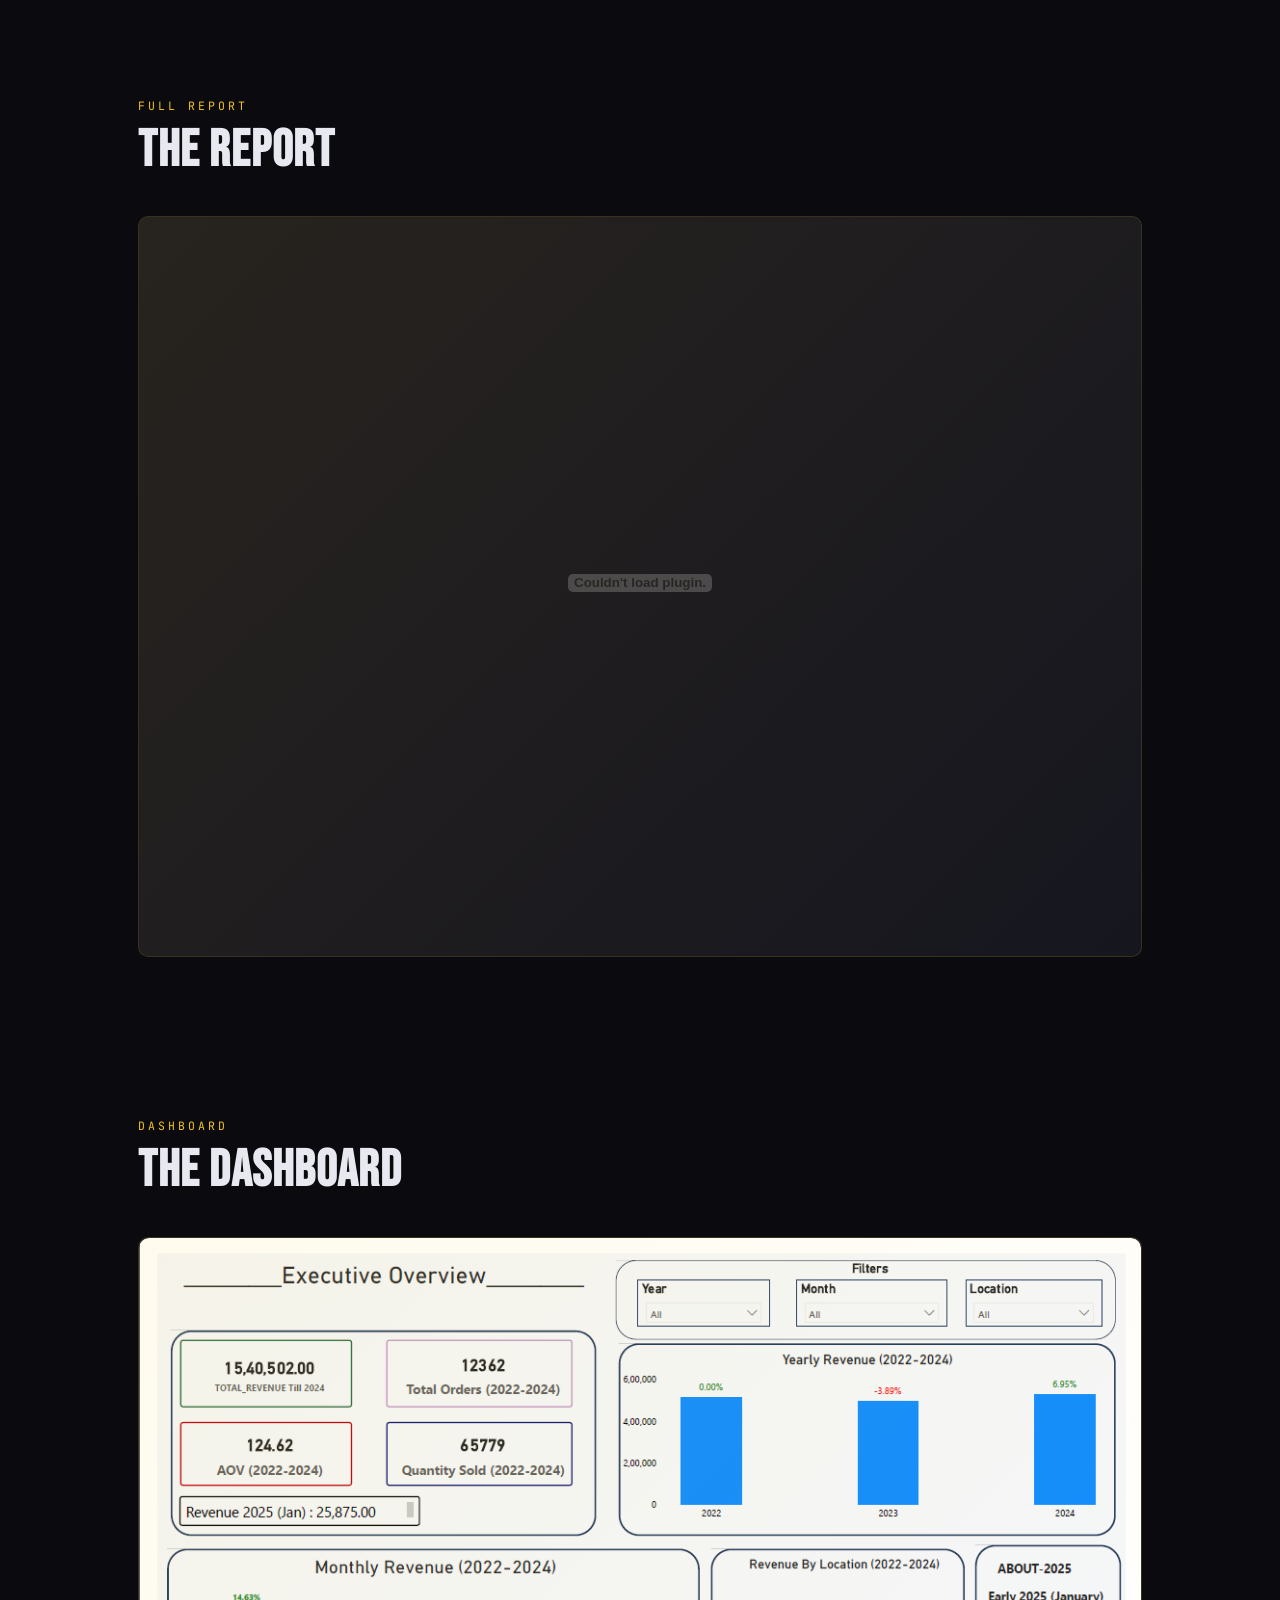
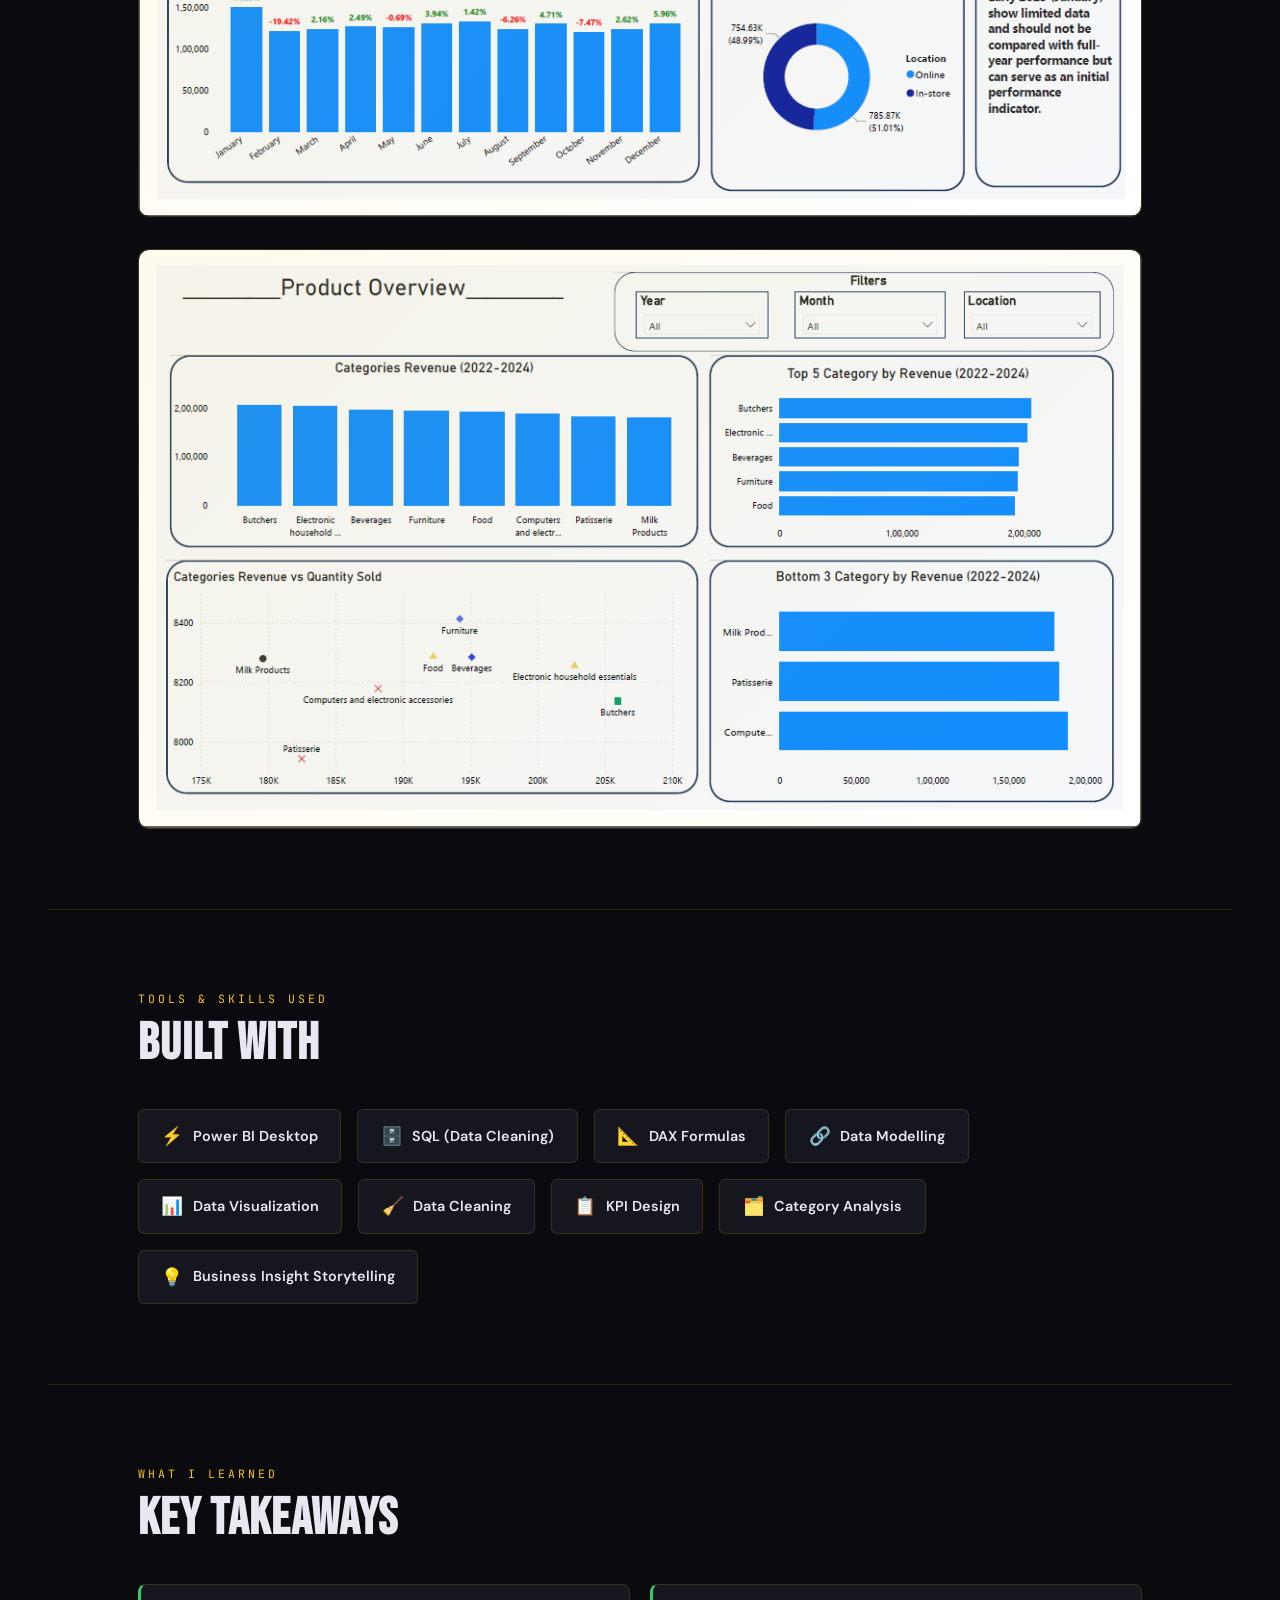
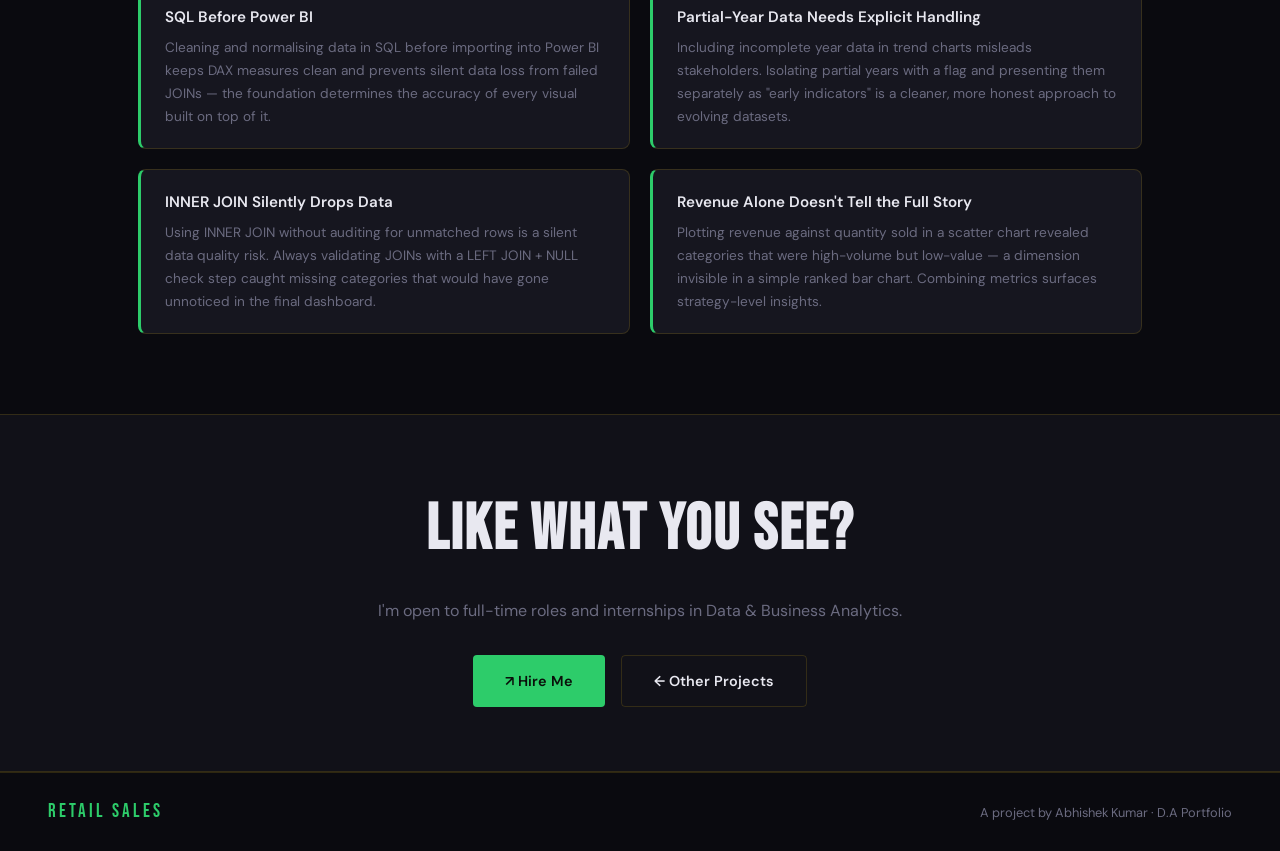
<file: retail.html>
<!DOCTYPE html>
<html lang="en">
<head>
  <meta charset="UTF-8"/>
  <meta name="viewport" content="width=device-width, initial-scale=1.0"/>
  <title>Retail Sales Analysis · Abhishek Kumar</title>
  <link href="https://fonts.googleapis.com/css2?family=Bebas+Neue&family=DM+Sans:ital,wght@0,300;0,400;0,600;1,300&family=JetBrains+Mono:wght@400;700&display=swap" rel="stylesheet"/>
  <style>
    :root {
      --bg:      #0a0a0f;
      --surface: #111118;
      --card:    #16161f;
      --accent:  #f5c518;
      --accent2: #ff5f40;
      --green-lt: #2dcc6a;
      --text:    #e8e8f0;
      --muted:   #6b6b80;
      --border:  rgba(245, 197, 24, 0.15);
      --glow:    rgba(245, 197, 24, 0.08);
    }

    *, *::before, *::after { box-sizing: border-box; margin: 0; padding: 0; }
    html { scroll-behavior: smooth; }
    body {
      background:  var(--bg);
      color:       var(--text);
      font-family: 'DM Sans', sans-serif;
      font-size:   16px;
      line-height: 1.6;
      overflow-x:  hidden;
    }

    .topbar {
      position:        fixed;
      top: 0; left: 0; right: 0;
      z-index:         100;
      display:         flex;
      align-items:     center;
      justify-content: space-between;
      padding:         1rem 3rem;
      background:      rgba(10,15,10,0.88);
      backdrop-filter: blur(14px);
      border-bottom:   1px solid var(--border);
      animation:       fadeDown 0.5s ease both;
    }
    .back-link {
      display:         flex;
      align-items:     center;
      gap:             0.5rem;
      color:           var(--muted);
      text-decoration: none;
      font-size:       0.82rem;
      font-weight:     600;
      letter-spacing:  1px;
      text-transform:  uppercase;
      transition:      color 0.2s;
    }
    .back-link:hover { color: var(--green-lt); }
    .topbar-title {
      font-family:    'Bebas Neue', sans-serif;
      font-size:      1.3rem;
      color:          var(--green-lt);
      letter-spacing: 3px;
    }
    .topbar-badge {
      font-family:    'JetBrains Mono', monospace;
      font-size:      0.7rem;
      color:          var(--accent);
      background:     rgba(245,197,24,0.1);
      border:         1px solid rgba(245,197,24,0.25);
      padding:        0.25rem 0.75rem;
      border-radius:  100px;
      letter-spacing: 1px;
    }

    .hero {
      min-height:      100vh;
      display:         flex;
      flex-direction:  column;
      justify-content: center;
      padding:         8rem 3rem 4rem;
      position:        relative;
      overflow:        hidden;
    }
    .hero-bg-grid {
      position:         absolute; inset: 0; opacity: 0.03;
      background-image:
        linear-gradient(var(--green-lt) 1px, transparent 1px),
        linear-gradient(90deg, var(--green-lt) 1px, transparent 1px);
      background-size:  50px 50px;
    }
    .hero-blob { position: absolute; border-radius: 50%; filter: blur(120px); pointer-events: none; }
    .blob1 { width:600px; height:600px; background:rgba(30,122,62,0.07); top:-150px; right:-150px; }
    .blob2 { width:400px; height:400px; background:rgba(245,197,24,0.04); bottom:0; left:5%; }

    .hero-inner { position: relative; z-index: 1; max-width: 1100px; margin: 0 auto; width: 100%; }

    .hero-meta {
      display: flex; gap: 1rem; flex-wrap: wrap;
      margin-bottom: 1.5rem;
      animation: fadeUp 0.5s 0.1s ease both;
    }
    .meta-tag {
      font-family: 'JetBrains Mono', monospace;
      font-size: 0.72rem; letter-spacing: 1.5px; text-transform: uppercase;
      padding: 0.3rem 0.8rem; border-radius: 4px;
    }
    .meta-tag.tool  { background: rgba(30,122,62,0.15); color: var(--green-lt); border: 1px solid var(--border); }
    .meta-tag.year  { background: rgba(245,197,24,0.1);  color: var(--accent);   border: 1px solid rgba(245,197,24,0.2); }
    .meta-tag.type  { background: rgba(255,255,255,0.05); color: var(--muted);   border: 1px solid rgba(255,255,255,0.08); }

    .hero h1 {
      font-family: 'Bebas Neue', sans-serif;
      font-size: clamp(3.5rem, 9vw, 8rem);
      line-height: 0.9; letter-spacing: 2px; color: var(--text);
      animation: fadeUp 0.6s 0.2s ease both;
    }
    .hero h1 .g { color: var(--green-lt); }
    .hero h1 .a { color: var(--accent); }

    .hero-sub {
      font-size: 1.1rem; color: var(--muted); max-width: 620px;
      margin-top: 1.5rem; font-weight: 300; line-height: 1.8;
      animation: fadeUp 0.6s 0.3s ease both;
    }

    .kpi-strip {
      display: flex; gap: 1.5rem; flex-wrap: wrap;
      margin-top: 3rem;
      animation: fadeUp 0.6s 0.4s ease both;
    }
    .kpi {
      background: var(--card); border: 1px solid var(--border);
      border-radius: 8px; padding: 1.25rem 1.75rem;
      position: relative; overflow: hidden; min-width: 150px;
    }
    .kpi::before {
      content: ''; position: absolute; top: 0; left: 0; right: 0; height: 3px;
      background: linear-gradient(90deg, var(--green), var(--green-lt));
    }
    .kpi-val {
      font-family: 'Bebas Neue', sans-serif;
      font-size: 2rem; color: var(--green-lt); line-height: 1;
    }
    .kpi-label { font-size: 0.75rem; color: var(--muted); margin-top: 0.2rem; letter-spacing: 0.5px; }

    .section { padding: 5rem 3rem; max-width: 1100px; margin: 0 auto; }
    .section-label {
      font-family: 'JetBrains Mono', monospace;
      font-size: 0.72rem; color: var(--accent);
      letter-spacing: 3px; text-transform: uppercase; margin-bottom: 0.6rem;
    }
    .section-title {
      font-family: 'Bebas Neue', sans-serif;
      font-size: clamp(2rem, 4vw, 3.5rem);
      line-height: 1; letter-spacing: 1px; margin-bottom: 2.5rem;
    }

    .divider { border: none; border-top: 1px solid var(--border); margin: 0 3rem; }

    .overview-grid {
      display: grid; grid-template-columns: 1fr 1fr;
      gap: 3rem; align-items: start;
    }
    .overview-grid p { color: var(--muted); font-size: 1rem; line-height: 1.85; margin-bottom: 1rem; }
    .overview-grid p strong { color: var(--text); }

    .objective-list { list-style: none; display: flex; flex-direction: column; gap: 0.75rem; margin-top: 0.5rem; }
    .objective-list li {
      display: flex; align-items: flex-start; gap: 0.75rem;
      color: var(--muted); font-size: 0.95rem;
    }
    .objective-list li::before {
      content: '→'; color: var(--green-lt);
      font-family: 'JetBrains Mono', monospace;
      font-size: 0.85rem; margin-top: 2px; flex-shrink: 0;
    }

    .dashboard-img { width:100%; height:auto; display:block; border-radius:10px; }
    .pages-grid { display: flex; flex-direction: column; gap: 4rem; }

    .page-block { display: grid; grid-template-columns: 1fr 1fr; gap: 3rem; align-items: center; }
    .page-block.reverse { direction: rtl; }
    .page-block.reverse > * { direction: ltr; }

    .page-img-wrap {
      background: var(--card); border: 1px solid var(--border);
      border-radius: 10px; overflow: hidden; position: relative;
    }
    .page-img-wrap::before {
      content: ''; position: absolute; inset: 0;
      background: linear-gradient(135deg, var(--glow), transparent);
      z-index: 1; pointer-events: none;
    }
    .page-img-placeholder {
      aspect-ratio: 16/9;
      display: flex; flex-direction: column;
      align-items: center; justify-content: center;
      gap: 1rem; padding: 2rem; text-align: center;
    }
    .page-num-big {
      font-family: 'Bebas Neue', sans-serif;
      font-size: 5rem; color: var(--border); line-height: 1;
    }
    .page-name {
      font-family: 'JetBrains Mono', monospace;
      font-size: 0.75rem; color: var(--green-lt);
      letter-spacing: 2px; text-transform: uppercase;
    }
    .page-img-wrap img { width: 100%; display: block; border-radius: 10px; }

    .page-info .page-label {
      font-family: 'JetBrains Mono', monospace;
      font-size: 0.7rem; color: var(--green-lt);
      letter-spacing: 2px; text-transform: uppercase;
      margin-top: 1rem; margin-bottom: 0.5rem;
    }
    .page-info h3 {
      font-family: 'Bebas Neue', sans-serif;
      font-size: 2rem; letter-spacing: 1px; margin-bottom: 1rem;
    }
    .page-info p { color: var(--muted); font-size: 0.95rem; line-height: 1.8; margin-bottom: 1rem; }

    .finding-list { list-style: none; display: flex; flex-direction: column; gap: 0.6rem; margin-top: 0.5rem; }
    .finding-list li {
      display: flex; gap: 0.6rem; align-items: flex-start;
      font-size: 0.9rem; color: var(--muted); margin-bottom: 0.5rem;
    }
    .finding-list li .dot {
      width: 6px; height: 6px; border-radius: 50%;
      background: var(--green-lt); margin-top: 7px; flex-shrink: 0;
    }

    .insights-grid { display: grid; grid-template-columns: repeat(auto-fit, minmax(260px, 1fr)); gap: 1.25rem; }
    .insight-card {
      background: var(--card); border: 1px solid var(--border);
      border-radius: 8px; padding: 1.5rem;
      transition: transform 0.2s, border-color 0.2s;
    }
    .insight-card:hover { transform: translateY(-4px); border-color: var(--green-lt); }
    .insight-icon { font-size: 1.8rem; margin-bottom: 0.75rem; }
    .insight-card h4 {
      font-family: 'Bebas Neue', sans-serif;
      font-size: 1.2rem; letter-spacing: 1px;
      color: var(--green-lt); margin-bottom: 0.5rem;
    }
    .insight-card p { font-size: 0.88rem; color: var(--muted); line-height: 1.7; }

    .tools-row { display: flex; flex-wrap: wrap; gap: 1rem; }
    .tool-pill {
      display: flex; align-items: center; gap: 0.6rem;
      padding: 0.75rem 1.4rem; background: var(--card);
      border: 1px solid var(--border); border-radius: 6px;
      font-size: 0.9rem; font-weight: 600; transition: all 0.2s;
    }
    .tool-pill:hover { border-color: var(--green-lt); color: var(--green-lt); transform: translateY(-2px); }
    .tool-pill span { font-size: 1.1rem; }

    .learnings-grid { display: grid; grid-template-columns: 1fr 1fr; gap: 1.25rem; }
    .learning-card {
      background: var(--card); border: 1px solid var(--border);
      border-left: 3px solid var(--green-lt); border-radius: 8px;
      padding: 1.25rem 1.5rem;
    }
    .learning-card h4 { font-size: 0.95rem; font-weight: 600; margin-bottom: 0.4rem; color: var(--text); }
    .learning-card p  { font-size: 0.85rem; color: var(--muted); line-height: 1.7; }

    .cta-section {
      background: var(--surface);
      border-top: 1px solid var(--border); border-bottom: 1px solid var(--border);
      padding: 4rem 3rem; text-align: center;
    }
    .cta-section h2 {
      font-family: 'Bebas Neue', sans-serif;
      font-size: clamp(2rem, 5vw, 4rem); letter-spacing: 2px; margin-bottom: 1rem;
    }
    .cta-section p { color: var(--muted); font-size: 1rem; margin-bottom: 2rem; }
    .cta-btns { display: flex; gap: 1rem; justify-content: center; flex-wrap: wrap; }
    .btn {
      display: inline-flex; align-items: center; gap: 0.5rem;
      padding: 0.85rem 2rem; font-weight: 600; font-size: 0.9rem;
      border-radius: 4px; text-decoration: none; transition: all 0.25s; border: none;
    }
    .btn-green   { background: var(--green-lt); color: #0a0f0a; }
    .btn-green:hover { background: #3dcc6a; transform: translateY(-2px); }
    .btn-outline { background: transparent; color: var(--text); border: 1px solid var(--border); }
    .btn-outline:hover { border-color: var(--green-lt); color: var(--green-lt); transform: translateY(-2px); }

    footer {
      padding: 1.5rem 3rem; display: flex; align-items: center;
      justify-content: space-between; border-top: 1px solid var(--border);
    }
    footer p { font-size: 0.8rem; color: var(--muted); }
    .footer-logo {
      font-family: 'Bebas Neue', sans-serif;
      font-size: 1.2rem; color: var(--green-lt); letter-spacing: 3px;
    }

    .reveal { opacity: 0; transform: translateY(28px); transition: opacity 0.7s ease, transform 0.7s ease; }
    .reveal.visible { opacity: 1; transform: translateY(0); }

    @keyframes fadeUp   { from { opacity:0; transform:translateY(20px); } to { opacity:1; transform:translateY(0); } }
    @keyframes fadeDown { from { opacity:0; transform:translateY(-14px); } to { opacity:1; transform:translateY(0); } }

    @media (max-width: 768px) {
      .topbar        { padding: 1rem 1.5rem; }
      .topbar-title  { display: none; }
      .hero          { padding: 7rem 1.5rem 3rem; }
      .section       { padding: 3.5rem 1.5rem; }
      .overview-grid, .page-block, .learnings-grid { grid-template-columns: 1fr; }
      .page-block.reverse { direction: ltr; }
      .divider       { margin: 0 1.5rem; }
      footer         { padding: 1.5rem; flex-direction: column; gap: 0.5rem; text-align: center; }
    }
  </style>
</head>
<body>

  <!-- TOPBAR -->
  <nav class="topbar">
    <a href="index.html" class="back-link">← Back to Portfolio</a>
    <div class="topbar-title">Retail Sales</div>
    <span class="topbar-badge">Power BI · SQL Project</span>
  </nav>

  <!-- HERO -->
  <div class="hero">
    <div class="hero-bg-grid"></div>
    <div class="hero-blob blob1"></div>
    <div class="hero-blob blob2"></div>
    <div class="hero-inner">
      <div class="hero-meta">
        <span class="meta-tag tool">Power BI</span>
        <span class="meta-tag tool">SQL</span>
        <span class="meta-tag tool">DAX</span>
        <span class="meta-tag tool">Data Analytics</span>
        <span class="meta-tag year">2026</span>
        <span class="meta-tag type">2-Page Dashboard</span>
      </div>
      <h1><span class="g">Retail</span><br><span class="a">Sales</span></h1>
      <p class="hero-sub">A multi-page Power BI dashboard analysing retail performance across 12,362 orders (2022–2024) — uncovering revenue trends, category profitability, location splits, and seasonal patterns across online and in-store channels.</p>
      <div class="kpi-strip">
        <div class="kpi">
          <div class="kpi-val">₹15.4L</div>
          <div class="kpi-label">Total Revenue (2022–2024)</div>
        </div>
        <div class="kpi">
          <div class="kpi-val">12,362</div>
          <div class="kpi-label">Total Orders</div>
        </div>
        <div class="kpi">
          <div class="kpi-val">65,779</div>
          <div class="kpi-label">Quantity Sold</div>
        </div>
        <div class="kpi">
          <div class="kpi-val">124.62</div>
          <div class="kpi-label">Avg. Order Value (AOV)</div>
        </div>
        <div class="kpi">
          <div class="kpi-val">51.01%</div>
          <div class="kpi-label">Online Revenue Share</div>
        </div>
        <div class="kpi">
          <div class="kpi-val">2</div>
          <div class="kpi-label">Dashboard Pages</div>
        </div>
      </div>
    </div>
  </div>

  <hr class="divider"/>

  <!-- OVERVIEW -->
  <div class="section reveal">
    <p class="section-label">Project Overview</p>
    <h2 class="section-title">What & Why</h2>
    <div class="overview-grid">
      <div>
        <p>Retail Sales Analysis is a <strong>two-page business intelligence dashboard</strong> built in Power BI, backed by a SQL data cleaning pipeline, to analyse sales performance across 12,362 orders spanning 2022 to 2024.</p>
        <p>The goal was to move beyond surface-level revenue numbers — building a data story that equips business stakeholders to make decisions around <strong>category strategy, channel investment, seasonal planning, and location-based performance.</strong></p>
        <p>Every visual on the dashboard answers a specific business question, with YoY growth rates and category comparisons surfaced directly on each page.</p>
      </div>
      <div>
        <p style="margin-bottom:0.75rem; color: var(--text); font-weight:600;">Business Objectives</p>
        <ul class="objective-list">
          <li>Track yearly and monthly revenue trends with growth rate annotations</li>
          <li>Compare online vs in-store revenue contribution across periods</li>
          <li>Identify top and bottom performing product categories</li>
          <li>Understand the relationship between quantity sold and revenue by category</li>
          <li>Provide an early 2025 January indicator without distorting 3-year comparisons</li>
        </ul>
      </div>
    </div>
  </div>

  <hr class="divider"/>

  <!-- PROBLEMS & HOW I FIXED THEM -->
  <div class="section">
    <p class="section-label reveal">Challenges</p>
    <h2 class="section-title reveal">Problems & How I Fixed Them</h2>

    <div class="pages-grid">
      <section class="dashboard-pages">

        <!-- PROBLEM 1 -->
        <div class="page-block reveal">
          <div class="page-img-wrap">
            <div class="page-img-placeholder">
              <div class="page-num-big">01</div>
              <div class="page-name">Inconsistent Dates & Nulls</div>
            </div>
          </div>
          <div class="page-info">
            <p class="page-label">Problem 01</p>
            <h3>Inconsistent Dates & Null Records</h3>
            <p>The raw retail dataset contained order date fields stored as mixed text and date types, NULL values in revenue and quantity columns, and orphaned records with no category mapping — all of which caused incorrect YoY growth calculations and broken bar chart aggregations in Power BI.</p>
            <ul class="finding-list">
              <li><span class="dot"></span> Order dates stored as VARCHAR instead of DATE — broke time-series grouping</li>
              <li><span class="dot"></span> NULL values in <code style="color:var(--accent);font-size:0.85rem">total_revenue</code> and <code style="color:var(--accent);font-size:0.85rem">quantity_sold</code> fields skewing aggregations</li>
              <li><span class="dot"></span> Orphaned order rows with no matching category — excluded from category charts silently</li>
              <li><span class="dot"></span> Duplicate order IDs inflating total order count beyond true 12,362</li>
            </ul>
            <p style="margin-top:1rem;"><strong style="color:var(--text)">Fix:</strong> Wrote SQL cleaning queries — <code style="color:var(--accent);font-size:0.85rem">CAST(order_date AS DATE)</code> to enforce type consistency, <code style="color:var(--accent);font-size:0.85rem">COALESCE</code> to replace NULLs with 0, <code style="color:var(--accent);font-size:0.85rem">LEFT JOIN</code> audit to flag orphaned records, and <code style="color:var(--accent);font-size:0.85rem">ROW_NUMBER()</code> deduplication — producing a clean staging table before import into Power BI.</p>
          </div>
        </div>

        <!-- PROBLEM 2 -->
        <div class="page-block reverse reveal">
          <div class="page-img-wrap">
            <div class="page-img-placeholder">
              <div class="page-num-big">02</div>
              <div class="page-name">Partial-Year 2025 Distortion</div>
            </div>
          </div>
          <div class="page-info">
            <p class="page-label">Problem 02</p>
            <h3>Partial 2025 Data Distorting Trends</h3>
            <p>January 2025 data existed in the source table (₹25,875 revenue) but including it in the main 2022–2024 trend visuals caused the yearly bar chart to show a massive artificial drop for 2025 — misleading any stakeholder reading year-on-year growth.</p>
            <ul class="finding-list">
              <li><span class="dot"></span> 2025 (Jan only) pulled into the yearly aggregation, making it appear as a steep decline</li>
              <li><span class="dot"></span> No flag to distinguish full-year vs partial-year records in the source data</li>
              <li><span class="dot"></span> Monthly chart also affected — December 2024 vs January 2025 comparison was misleading</li>
              <li><span class="dot"></span> Needed a way to show the 2025 data without corrupting the 3-year trend analysis</li>
            </ul>
            <p style="margin-top:1rem;"><strong style="color:var(--text)">Fix:</strong> Added a <code style="color:var(--accent);font-size:0.85rem">is_full_year</code> SQL flag using a <code style="color:var(--accent);font-size:0.85rem">CASE WHEN YEAR(order_date) &lt; 2025</code> condition, then filtered main visuals to full years only. A separate KPI card surfaces 2025 January revenue with an explicit "early indicator" annotation — matching the dashboard's "About 2025" callout.</p>
          </div>
        </div>

        <!-- PROBLEM 3 -->
        <div class="page-block reveal">
          <div class="page-img-wrap">
            <div class="page-img-placeholder">
              <div class="page-num-big">03</div>
              <div class="page-name">Category Revenue vs Qty Mismatch</div>
            </div>
          </div>
          <div class="page-info">
            <p class="page-label">Problem 03</p>
            <h3>Category Names Mismatched Across Tables</h3>
            <p>Product category labels were stored inconsistently across the orders table and the product reference table — "Electronic household essentials" appeared as "Electronic HH Ess." in one table and "Elec. Household" in another — causing JOIN failures that silently dropped entire categories from the revenue vs quantity scatter chart.</p>
            <ul class="finding-list">
              <li><span class="dot"></span> 3 category name variants for the same product group across two tables</li>
              <li><span class="dot"></span> <code style="color:var(--accent);font-size:0.85rem">INNER JOIN</code> on category name dropped unmatched rows silently — no error raised</li>
              <li><span class="dot"></span> "Computers and electronic accessories" missing entirely from scatter chart</li>
              <li><span class="dot"></span> Bottom 3 category rankings were incorrect due to missing data</li>
            </ul>
            <p style="margin-top:1rem;"><strong style="color:var(--text)">Fix:</strong> Used SQL <code style="color:var(--accent);font-size:0.85rem">TRIM(LOWER(category_name))</code> normalisation on both tables before joining, replaced the <code style="color:var(--accent);font-size:0.85rem">INNER JOIN</code> with a <code style="color:var(--accent);font-size:0.85rem">LEFT JOIN</code> plus a <code style="color:var(--accent);font-size:0.85rem">WHERE matched IS NOT NULL</code> audit step — ensuring all 8 categories appeared correctly in both the top/bottom rankings and the revenue vs quantity scatter.</p>
          </div>
        </div>

      </section>
    </div>
  </div>

  <hr class="divider"/>

  <!-- KEY INSIGHTS -->
  <div class="section reveal">
    <p class="section-label">Key Insights</p>
    <h2 class="section-title">What the Data Said</h2>
    <div class="insights-grid">
      <div class="insight-card">
        <div class="insight-icon">📈</div>
        <h4>Revenue Grew 6.95% in 2023</h4>
        <p>After a flat 2022 baseline, revenue grew 6.95% in 2023 before dipping 3.89% in 2024 — signalling a potential market saturation or competitive pressure that warrants investigation.</p>
      </div>
      <div class="insight-card">
        <div class="insight-icon">🥩</div>
        <h4>Butchers is the Top Category</h4>
        <p>Butchers leads all categories in revenue, followed closely by Electronic Household Essentials and Beverages — indicating that perishable goods drive the most transaction volume despite lower average prices.</p>
      </div>
      <div class="insight-card">
        <div class="insight-icon">🖥️</div>
        <h4>Computers Underperform vs Quantity</h4>
        <p>The Revenue vs Quantity scatter reveals Computers and Electronic Accessories generates lower revenue relative to units sold — suggesting either aggressive discounting or lower-priced SKU mix dominating the category.</p>
      </div>
      <div class="insight-card">
        <div class="insight-icon">🌐</div>
        <h4>Online Narrowly Leads In-Store</h4>
        <p>Online revenue (51.01%, ₹785.87K) edges out in-store (48.99%, ₹754.63K) — the near-parity suggests both channels are equally critical, and neither should be deprioritised in budget planning.</p>
      </div>
      <div class="insight-card">
        <div class="insight-icon">📅</div>
        <h4>March & December are Peak Months</h4>
        <p>Monthly revenue annotations show positive growth in March (+2.49%) and December (+5.96%), while September (-6.26%) and November (-7.47%) are consistent weak spots — ideal windows for seasonal promotions.</p>
      </div>
      <div class="insight-card">
        <div class="insight-icon">🥛</div>
        <h4>Milk Products & Patisserie Lag Behind</h4>
        <p>Milk Products and Patisserie consistently rank in the bottom 3 categories by revenue. These categories may benefit from bundling strategies or targeted promotions to improve their contribution margin.</p>
      </div>
    </div>
  </div>
    <!-- PDF REPORT -->
<div class="section reveal">
  <p class="section-label">Full Report</p>
  <h2 class="section-title">The Report</h2>
  <div class="page-img-wrap" style="padding: 1rem;">
    <embed src="retail.pdf" type="application/pdf" width="100%" height="700px" style="border-radius:8px;" />
  </div>
</div>

  <!-- DASHBOARD IMAGE -->
<div class="section reveal">
  <p class="section-label">Dashboard</p>
  <h2 class="section-title">The Dashboard</h2>
  <div style="display: flex; flex-direction: column; gap: 2rem;">
    <div class="page-img-wrap">
      <img src="retail_over.png" alt="Retail Sales Dashboard Page 1" class="dashboard-img">
    </div>
    <div class="page-img-wrap">
      <img src="retail_prodcut.png" alt="Retail Sales Dashboard Page 2" class="dashboard-img">
    </div>
  </div>
</div>
  <hr class="divider"/>

  <!-- TOOLS USED -->
  <div class="section reveal">
    <p class="section-label">Tools & Skills Used</p>
    <h2 class="section-title">Built With</h2>
    <div class="tools-row">
      <div class="tool-pill"><span>⚡</span> Power BI Desktop</div>
      <div class="tool-pill"><span>🗄️</span> SQL (Data Cleaning)</div>
      <div class="tool-pill"><span>📐</span> DAX Formulas</div>
      <div class="tool-pill"><span>🔗</span> Data Modelling</div>
      <div class="tool-pill"><span>📊</span> Data Visualization</div>
      <div class="tool-pill"><span>🧹</span> Data Cleaning</div>
      <div class="tool-pill"><span>📋</span> KPI Design</div>
      <div class="tool-pill"><span>🗂️</span> Category Analysis</div>
      <div class="tool-pill"><span>💡</span> Business Insight Storytelling</div>
    </div>
  </div>

  <hr class="divider"/>

  <!-- LEARNINGS -->
  <div class="section reveal">
    <p class="section-label">What I Learned</p>
    <h2 class="section-title">Key Takeaways</h2>
    <div class="learnings-grid">
      <div class="learning-card">
        <h4>SQL Before Power BI</h4>
        <p>Cleaning and normalising data in SQL before importing into Power BI keeps DAX measures clean and prevents silent data loss from failed JOINs — the foundation determines the accuracy of every visual built on top of it.</p>
      </div>
      <div class="learning-card">
        <h4>Partial-Year Data Needs Explicit Handling</h4>
        <p>Including incomplete year data in trend charts misleads stakeholders. Isolating partial years with a flag and presenting them separately as "early indicators" is a cleaner, more honest approach to evolving datasets.</p>
      </div>
      <div class="learning-card">
        <h4>INNER JOIN Silently Drops Data</h4>
        <p>Using INNER JOIN without auditing for unmatched rows is a silent data quality risk. Always validating JOINs with a LEFT JOIN + NULL check step caught missing categories that would have gone unnoticed in the final dashboard.</p>
      </div>
      <div class="learning-card">
        <h4>Revenue Alone Doesn't Tell the Full Story</h4>
        <p>Plotting revenue against quantity sold in a scatter chart revealed categories that were high-volume but low-value — a dimension invisible in a simple ranked bar chart. Combining metrics surfaces strategy-level insights.</p>
      </div>
    </div>
  </div>

  <!-- CTA -->
  <div class="cta-section">
    <h2>Like What You See?</h2>
    <p>I'm open to full-time roles and internships in Data & Business Analytics.</p>
    <div class="cta-btns">
      <a href="index.html#contact" class="btn btn-green">↗ Hire Me</a>
      <a href="index.html#projects" class="btn btn-outline">← Other Projects</a>
    </div>
  </div>

  <!-- FOOTER -->
  <footer>
    <div class="footer-logo">Retail Sales</div>
    <p>A project by Abhishek Kumar · D.A Portfolio</p>
  </footer>

  <script>
    const reveals  = document.querySelectorAll('.reveal');
    const observer = new IntersectionObserver(entries => {
      entries.forEach((entry, i) => {
        if (entry.isIntersecting) {
          setTimeout(() => entry.target.classList.add('visible'), i * 80);
          observer.unobserve(entry.target);
        }
      });
    }, { threshold: 0.08 });
    reveals.forEach(el => observer.observe(el));
  </script>

</body>
</html>
</file>
<file: style.css>
/* ══════════════════════════════════════════
   PORTFOLIO — style.css
   Data & Business Analyst Portfolio
   ══════════════════════════════════════════ */

/* ── VARIABLES ── */
:root {
  --bg:      #0a0a0f;
  --surface: #111118;
  --card:    #16161f;
  --accent:  #f5c518;
  --accent2: #ff5f40;
  --text:    #e8e8f0;
  --muted:   #6b6b80;
  --border:  rgba(245, 197, 24, 0.15);
  --glow:    rgba(245, 197, 24, 0.08);
}

/* ── RESET ── */
*, *::before, *::after {
  box-sizing: border-box;
  margin: 0;
  padding: 0;
}

html { scroll-behavior: smooth; }

body {
  background:    var(--bg);
  color:         var(--text);
  font-family:   'DM Sans', sans-serif;
  font-size:     16px;
  line-height:   1.6;
  overflow-x:    hidden;
  cursor:        none;
}

/* ══════════════════════════════════════════
   CUSTOM CURSOR
   ══════════════════════════════════════════ */
.cursor {
  position:       fixed;
  top:            0;
  left:           0;
  z-index:        9999;
  width:          12px;
  height:         12px;
  background:     var(--accent);
  border-radius:  50%;
  pointer-events: none;
  transform:      translate(-50%, -50%);
  transition:     width 0.2s, height 0.2s, background 0.2s;
  mix-blend-mode: difference;
}
.cursor.grow {
  width:      40px;
  height:     40px;
  background: var(--accent2);
}

/* ══════════════════════════════════════════
   NAV
   ══════════════════════════════════════════ */
nav {
  position:        fixed;
  top:             0;
  left:            0;
  right:           0;
  z-index:         100;
  display:         flex;
  align-items:     center;
  justify-content: space-between;
  padding:         1.2rem 4rem;
  background:      rgba(10, 10, 15, 0.85);
  backdrop-filter: blur(16px);
  border-bottom:   1px solid var(--border);
  animation:       fadeDown 0.6s ease both;
}

.nav-logo {
  font-family:    'Bebas Neue', sans-serif;
  font-size:      1.6rem;
  color:          var(--accent);
  letter-spacing: 3px;
}

.nav-links {
  display:    flex;
  gap:        2.5rem;
  list-style: none;
}

.nav-links a {
  color:           var(--muted);
  text-decoration: none;
  font-size:       0.85rem;
  font-weight:     600;
  letter-spacing:  1.5px;
  text-transform:  uppercase;
  transition:      color 0.2s;
}
.nav-links a:hover { color: var(--accent); }



/* ══════════════════════════════════════════
   AVAILABILITY BADGES
   ══════════════════════════════════════════ */
.badge {
  display:        inline-flex;
  align-items:    center;
  gap:            0.5rem;
  padding:        0.35rem 1rem;
  border-radius:  100px;
  font-size:      0.75rem;
  font-weight:    600;
  letter-spacing: 1px;
  text-transform: uppercase;
}

.badge-job {
  background: rgba(245, 197, 24, 0.12);
  color:      var(--accent);
  border:     1px solid rgba(245, 197, 24, 0.3);
}

.badge-freelance {
  background: rgba(255, 95, 64, 0.12);
  color:      var(--accent2);
  border:     1px solid rgba(255, 95, 64, 0.3);
}

.badge .dot {
  width:         7px;
  height:        7px;
  border-radius: 50%;
  animation:     pulse 1.6s infinite;
}
.badge-job      .dot { background: var(--accent); }
.badge-freelance .dot { background: var(--accent2); }

@keyframes pulse {
  0%,  100% { opacity: 1;   transform: scale(1);   }
  50%        { opacity: 0.4; transform: scale(0.7); }
}

/* ══════════════════════════════════════════
   HERO
   ══════════════════════════════════════════ */
#hero {
  min-height: 100vh;
  display:    flex;
  align-items: center;
  padding:    8rem 4rem 4rem;
  position:   relative;
  overflow:   hidden;
}

.hero-grid {
  position:         absolute;
  inset:            0;
  opacity:          0.04;
  background-image:
    linear-gradient(var(--accent) 1px, transparent 1px),
    linear-gradient(90deg, var(--accent) 1px, transparent 1px);
  background-size: 60px 60px;
}

.hero-blob {
  position:       absolute;
  border-radius:  50%;
  filter:         blur(100px);
  pointer-events: none;
}
.blob1 { width: 500px; height: 500px; background: rgba(245,197,24,0.06); top: -100px; right: -100px; }
.blob2 { width: 350px; height: 350px; background: rgba(255,95,64,0.06);  bottom: 50px; left: 10%; }

.hero-content {
  position:   relative;
  z-index:    1;
  max-width:  850px;
}

.hero-badges {
  display:     flex;
  gap:         1rem;
  margin-bottom: 2rem;
  flex-wrap:   wrap;
  animation:   fadeUp 0.6s 0.2s ease both;
}

.hero-tag {
  font-family:    'JetBrains Mono', monospace;
  font-size:      0.78rem;
  color:          var(--muted);
  margin-bottom:  1rem;
  animation:      fadeUp 0.6s 0.1s ease both;
}
.hero-name {
  font-family:    'Bebas Neue', sans-serif;
  font-size:      clamp(1.8rem, 4vw, 3rem);
  color:          var(--accent);
  letter-spacing: 4px;
  margin-bottom:  1.5rem;
  animation:      fadeUp 0.6s 0.15s ease both;
}

h1 {
  font-family:    'Bebas Neue', sans-serif;
  font-size:      clamp(4rem, 10vw, 9rem);
  line-height:    0.9;
  letter-spacing: 2px;
  animation:      fadeUp 0.7s 0.3s ease both;
  color:          var(--text);
}
h1 .accent  { color: var(--accent);  }
h1 .accent2 { color: var(--accent2); }

.hero-sub {
  font-size:     1.1rem;
  color:         var(--muted);
  max-width:     560px;
  margin-top:    1.5rem;
  font-weight:   300;
  animation:     fadeUp 0.7s 0.45s ease both;
}

.hero-cta {
  display:       flex;
  gap:           1rem;
  margin-top:    2.5rem;
  flex-wrap:     wrap;
  animation:     fadeUp 0.7s 0.55s ease both;
}

/* ── Buttons ── */
.btn {
  display:         inline-flex;
  align-items:     center;
  gap:             0.5rem;
  padding:         0.85rem 2rem;
  font-weight:     600;
  font-size:       0.9rem;
  letter-spacing:  0.5px;
  border-radius:   4px;
  text-decoration: none;
  transition:      all 0.25s;
  border:          none;
  cursor:          none;
}

.btn-primary                { background: var(--accent); color: #0a0a0f; }
.btn-primary:hover          { background: #ffe066; transform: translateY(-2px); }

.btn-secondary              { background: transparent; color: var(--text); border: 1px solid var(--border); }
.btn-secondary:hover        { border-color: var(--accent); color: var(--accent); transform: translateY(-2px); }

/* ══════════════════════════════════════════
   TICKER
   ══════════════════════════════════════════ */
.ticker-wrap {
  overflow:      hidden;
  border-top:    1px solid var(--border);
  border-bottom: 1px solid var(--border);
  background:    var(--surface);
  padding:       0.75rem 0;
}

.ticker {
  display:   flex;
  gap:       3rem;
  animation: ticker 25s linear infinite;
  white-space: nowrap;
}

.ticker-item {
  font-family:    'JetBrains Mono', monospace;
  font-size:      0.78rem;
  letter-spacing: 2px;
  color:          var(--muted);
  text-transform: uppercase;
}
.ticker-item span { color: var(--accent); margin-right: 1rem; }

@keyframes ticker {
  from { transform: translateX(0); }
  to   { transform: translateX(-50%); }
}

/* ══════════════════════════════════════════
   SHARED SECTION STYLES
   ══════════════════════════════════════════ */
section { padding: 6rem 4rem; }

.section-label {
  font-family:    'JetBrains Mono', monospace;
  font-size:      0.75rem;
  color:          var(--accent2);
  letter-spacing: 3px;
  text-transform: uppercase;
  margin-bottom:  0.75rem;
}

.section-title {
  font-family:    'Bebas Neue', sans-serif;
  font-size:      clamp(2.5rem, 5vw, 4.5rem);
  line-height:    1;
  letter-spacing: 1px;
  margin-bottom:  3rem;
}

/* ══════════════════════════════════════════
   ABOUT
   ══════════════════════════════════════════ */
#about { background: var(--surface); }

.about-grid {
  display:               grid;
  grid-template-columns: 1fr 1fr;
  gap:                   4rem;
  align-items:           center;
}

.about-text p {
  color:         var(--muted);
  font-size:     1.05rem;
  line-height:   1.8;
  margin-bottom: 1.2rem;
}
.about-text p strong { color: var(--text); }

.about-stats {
  display:               grid;
  grid-template-columns: 1fr 1fr;
  gap:                   1.5rem;
}

.stat-card {
  background: var(--card);
  border:     1px solid var(--border);
  border-radius: 8px;
  padding:    1.5rem;
  position:   relative;
  overflow:   hidden;
  transition: transform 0.2s, border-color 0.2s;
}
.stat-card:hover { transform: translateY(-4px); border-color: var(--accent); }
.stat-card::before {
  content:    '';
  position:   absolute;
  top:        0;
  left:       0;
  right:      0;
  height:     3px;
  background: linear-gradient(90deg, var(--accent), var(--accent2));
}

.stat-num {
  font-family: 'Bebas Neue', sans-serif;
  font-size:   3rem;
  color:       var(--accent);
  line-height: 1;
}
.stat-label {
  font-size:      0.8rem;
  color:          var(--muted);
  margin-top:     0.25rem;
  letter-spacing: 0.5px;
}

/* ══════════════════════════════════════════
   SKILLS
   ══════════════════════════════════════════ */
#skills { background: var(--bg); }

.skills-categories { display: flex; flex-direction: column; gap: 2.5rem; }

.skill-category h3 {
  font-family:    'JetBrains Mono', monospace;
  font-size:      0.75rem;
  color:          var(--accent2);
  letter-spacing: 2px;
  text-transform: uppercase;
  margin-bottom:  1rem;
  display:        flex;
  align-items:    center;
  gap:            0.75rem;
}
.skill-category h3::after {
  content:    '';
  flex:       1;
  height:     1px;
  background: var(--border);
}

.skills-row { display: flex; flex-wrap: wrap; gap: 0.75rem; }

.skill-pill {
  display:        flex;
  align-items:    center;
  gap:            0.5rem;
  padding:        0.6rem 1.2rem;
  background:     var(--card);
  border:         1px solid var(--border);
  border-radius:  6px;
  font-size:      0.88rem;
  font-weight:    600;
  transition:     all 0.2s;
  position:       relative;
  overflow:       hidden;
}
.skill-pill:hover {
  border-color: var(--accent);
  color:        var(--accent);
  transform:    translateY(-3px);
  box-shadow:   0 8px 24px rgba(245,197,24,0.1);
}

.skill-icon { font-size: 1rem; }

.skill-pill.learning {
  border-style:  dashed;
  border-color:  rgba(255, 95, 64, 0.3);
  color:         var(--muted);
}
.skill-pill.learning::after {
  content:     'learning';
  position:    absolute;
  top:         3px;
  right:       5px;
  font-size:   0.6rem;
  color:       var(--accent2);
  font-family: 'JetBrains Mono', monospace;
  letter-spacing: 0.5px;
}

/* ══════════════════════════════════════════
   PROJECTS
   ══════════════════════════════════════════ */
#projects { background: var(--surface); }

.projects-grid {
  display:               grid;
  grid-template-columns: repeat(auto-fit, minmax(340px, 1fr));
  gap:                   1.5rem;
}

.project-card {
  background:    var(--card);
  border:        1px solid var(--border);
  border-radius: 10px;
  padding:       2rem;
  position:      relative;
  overflow:      hidden;
  transition:    all 0.3s;
}
.project-card:hover {
  transform:    translateY(-6px);
  border-color: var(--accent);
  box-shadow:   0 20px 40px rgba(0, 0, 0, 0.4);
}
.project-card::after {
  pointer-events: none;
}
.project-card:hover::after { opacity: 1; }

.project-num {
  font-family:  'Bebas Neue', sans-serif;
  font-size:    4rem;
  color:        var(--border);
  position:     absolute;
  top:          1rem;
  right:        1.5rem;
  line-height:  1;
}

.project-tags { display: flex; gap: 0.5rem; flex-wrap: wrap; margin-bottom: 1rem; }

.project-tag {
  font-family:    'JetBrains Mono', monospace;
  font-size:      0.7rem;
  color:          var(--accent);
  background:     rgba(245, 197, 24, 0.1);
  padding:        0.2rem 0.6rem;
  border-radius:  3px;
}

.project-card h3 {
  font-family:    'Bebas Neue', sans-serif;
  font-size:      1.6rem;
  letter-spacing: 1px;
  margin-bottom:  0.75rem;
}

.project-card p { color: var(--muted); font-size: 0.92rem; line-height: 1.7; }

.project-link {
  display:         inline-flex;
  align-items:     center;
  gap:             0.4rem;
  margin-top:      1.25rem;
  font-size:       0.82rem;
  font-weight:     600;
  color:           var(--accent);
  text-decoration: none;
  letter-spacing:  0.5px;
  transition:      gap 0.2s;
}
.project-link:hover { gap: 0.7rem; }
.project-link{
    position: relative;
    z-index: 9999;
    pointer-events: auto;
}

/* ══════════════════════════════════════════
   CONTACT
   ══════════════════════════════════════════ */
#contact { background: var(--bg); }

.contact-inner {
  max-width:  700px;
  margin:     0 auto;
  text-align: center;
}
.contact-inner .section-title { margin-bottom: 1rem; }
.contact-inner > p { color: var(--muted); font-size: 1.05rem; margin-bottom: 2.5rem; }

.contact-form { display: flex; flex-direction: column; gap: 1rem; text-align: left; }

.form-row { display: grid; grid-template-columns: 1fr 1fr; gap: 1rem; }

.form-group { display: flex; flex-direction: column; gap: 0.4rem; }

label {
  font-size:      0.78rem;
  font-weight:    600;
  letter-spacing: 1px;
  text-transform: uppercase;
  color:          var(--muted);
}

input,
textarea {
  background:   var(--card);
  border:       1px solid var(--border);
  border-radius: 6px;
  padding:      0.85rem 1rem;
  color:        var(--text);
  font-family:  'DM Sans', sans-serif;
  font-size:    0.95rem;
  transition:   border-color 0.2s, box-shadow 0.2s;
  cursor:       none;
}
input:focus,
textarea:focus {
  outline:    none;
  border-color: var(--accent);
  box-shadow: 0 0 0 3px rgba(245, 197, 24, 0.08);
}

textarea { resize: vertical; min-height: 130px; }

.btn-full { width: 100%; justify-content: center; padding: 1rem; font-size: 1rem; }

/* Form status message */
.form-status {
  text-align:  center;
  font-size:   0.88rem;
  margin-top:  0.25rem;
  min-height:  1.2rem;
  transition:  color 0.3s;
}
.form-status.success { color: #22c55e; }
.form-status.error   { color: var(--accent2); }

.contact-alts {
  display:         flex;
  gap:             1.5rem;
  justify-content: center;
  margin-top:      2.5rem;
  flex-wrap:       wrap;
}

.contact-alt-link {
  display:         flex;
  align-items:     center;
  gap:             0.5rem;
  color:           var(--muted);
  text-decoration: none;
  font-size:       0.88rem;
  transition:      color 0.2s;
}
.contact-alt-link:hover { color: var(--accent); }

/* ══════════════════════════════════════════
   FOOTER
   ══════════════════════════════════════════ */
footer {
  background:      var(--surface);
  border-top:      1px solid var(--border);
  padding:         2rem 4rem;
  display:         flex;
  align-items:     center;
  justify-content: space-between;
  flex-wrap:       wrap;
  gap:             1rem;
}
footer p { font-size: 0.82rem; color: var(--muted); }

.footer-logo {
  font-family:    'Bebas Neue', sans-serif;
  font-size:      1.3rem;
  color:          var(--accent);
  letter-spacing: 3px;
}

/* ══════════════════════════════════════════
   SCROLL REVEAL
   ══════════════════════════════════════════ */
.reveal {
  opacity:    0;
  transform:  translateY(30px);
  transition: opacity 0.7s ease, transform 0.7s ease;
}
.reveal.visible {
  opacity:   1;
  transform: translateY(0);
}

/* ══════════════════════════════════════════
   KEYFRAME ANIMATIONS
   ══════════════════════════════════════════ */
@keyframes fadeUp {
  from { opacity: 0; transform: translateY(24px); }
  to   { opacity: 1; transform: translateY(0);    }
}
@keyframes fadeDown {
  from { opacity: 0; transform: translateY(-16px); }
  to   { opacity: 1; transform: translateY(0);     }
}

/* ══════════════════════════════════════════
   RESPONSIVE — MOBILE
   ══════════════════════════════════════════ */
@media (max-width: 768px) {
  nav                { padding: 1rem 1.5rem; }
  .nav-links         { display: none; }
  #hero, section     { padding: 5rem 1.5rem 3rem; }
  .about-grid        { grid-template-columns: 1fr; gap: 2rem; }
  .form-row          { grid-template-columns: 1fr; }
  footer             { padding: 1.5rem; flex-direction: column; text-align: center; }
  body               { cursor: auto; }
  .cursor            { display: none; }
}
</file>
